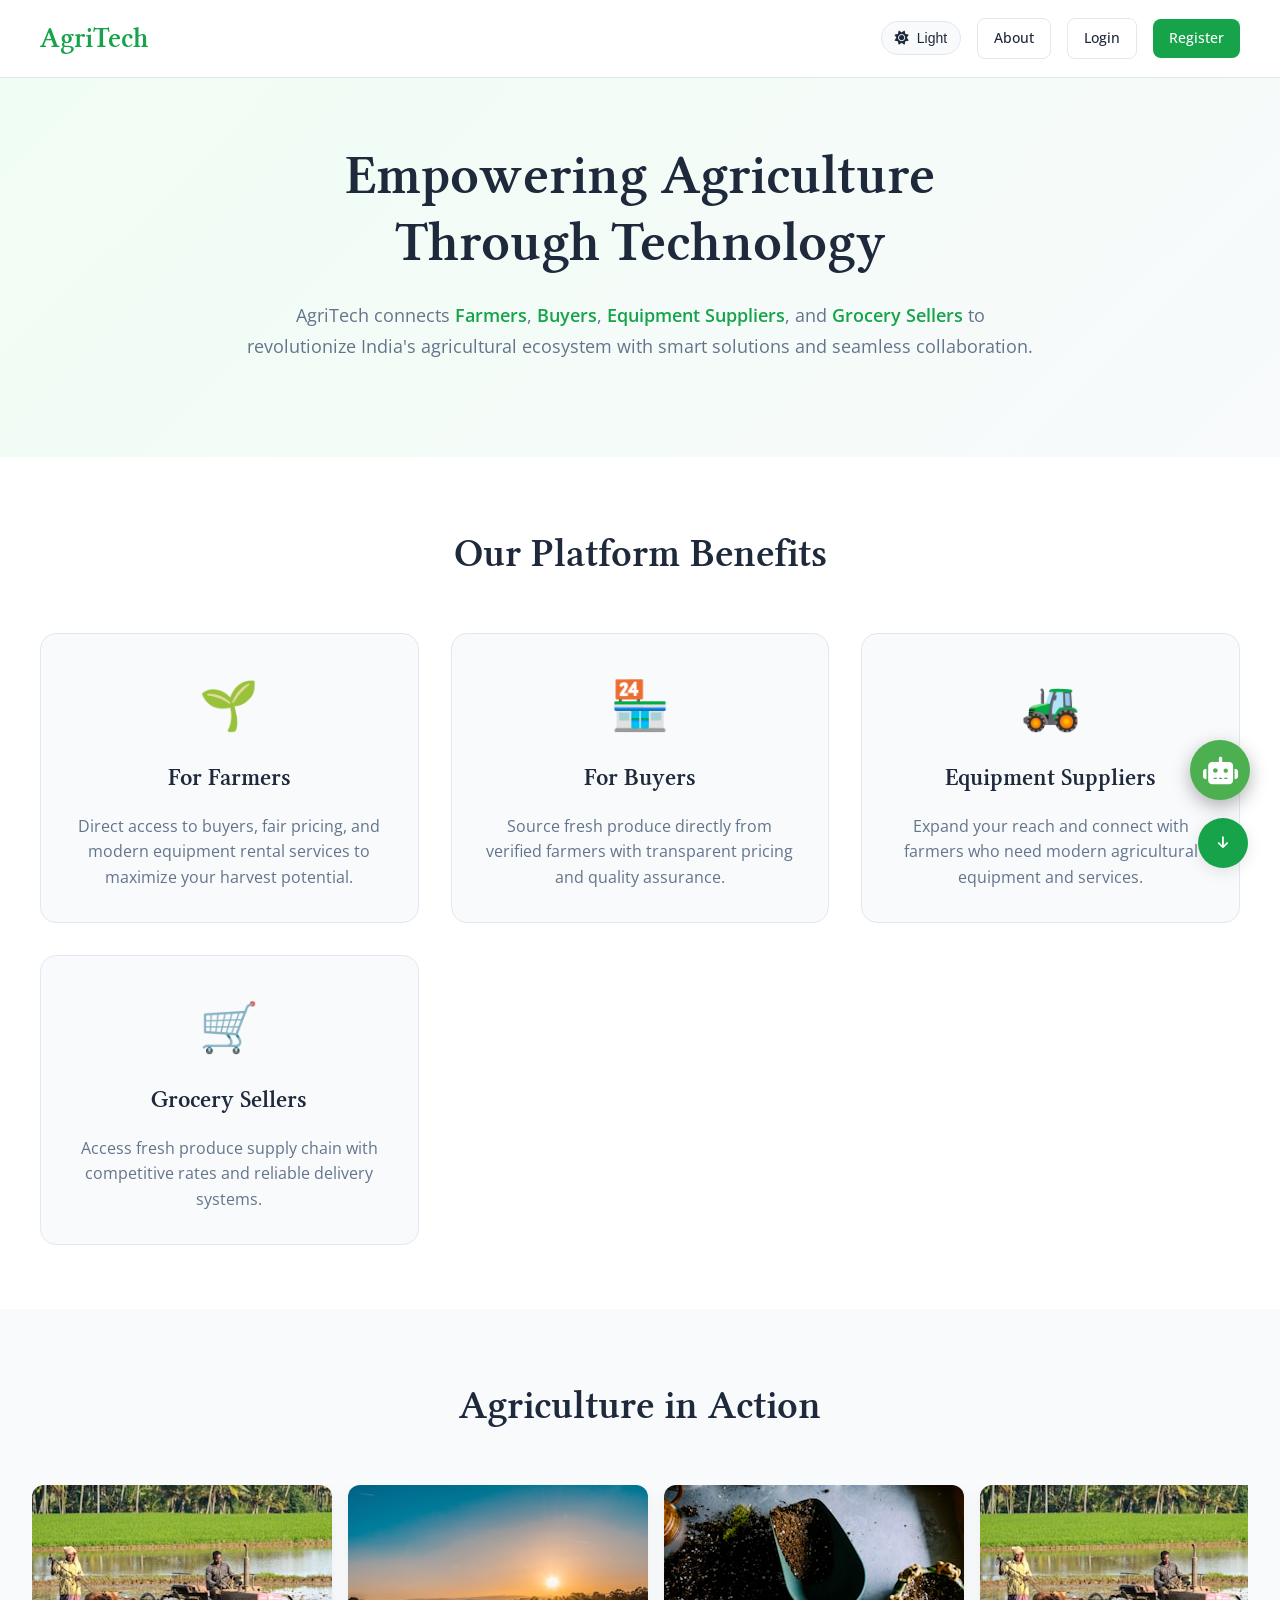
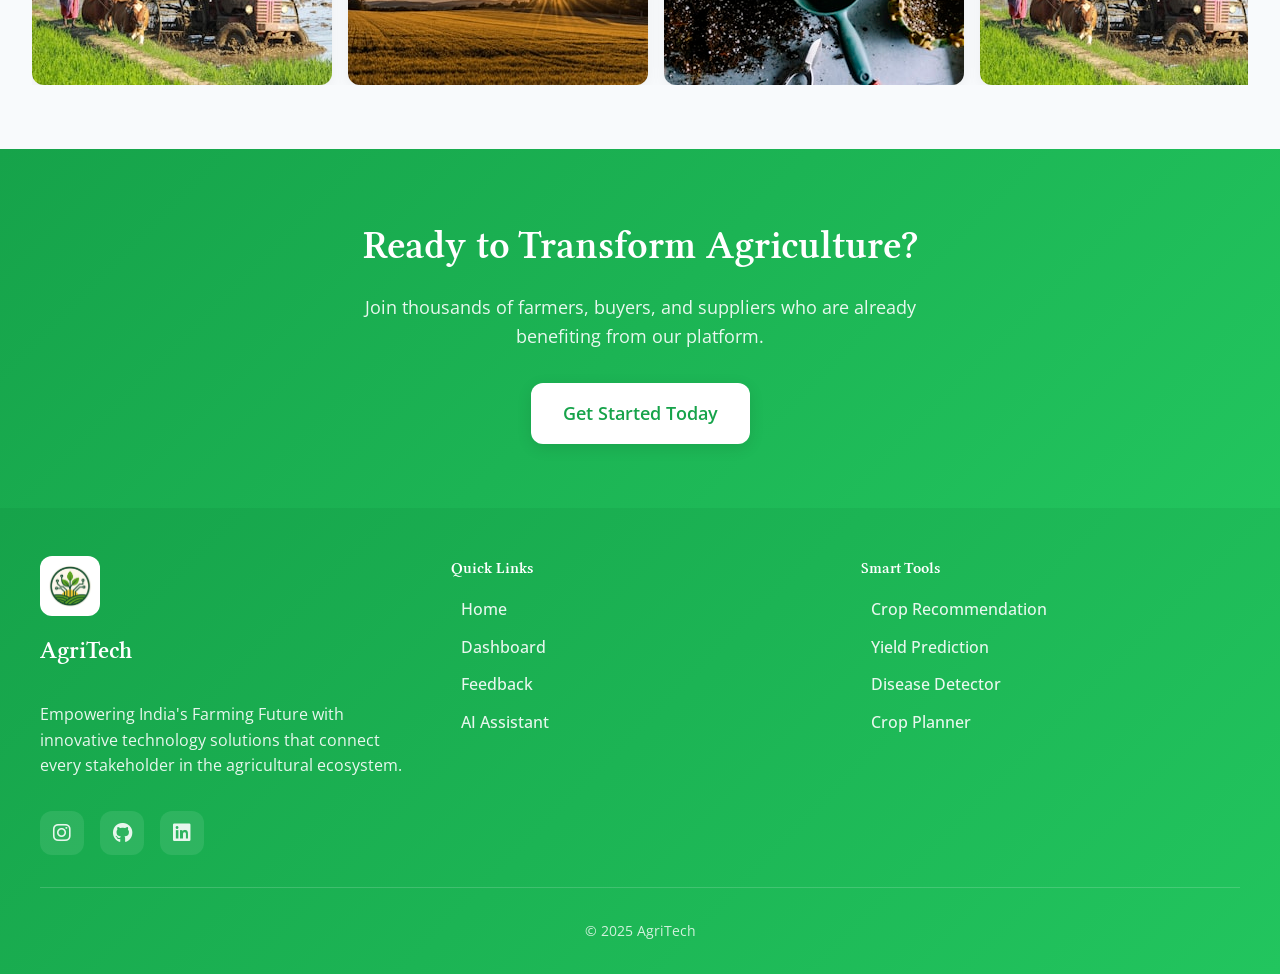
<file: index.html>
<!DOCTYPE html>
<html lang="en">

<head>
  <meta charset="UTF-8" />
  <meta name="viewport" content="width=device-width, initial-scale=1.0, maximum-scale=5.0, user-scalable=yes" />
  <meta name="description"
    content="AgriTech - Empowering Agriculture Through Technology. Connect farmers, buyers, and suppliers in India's agricultural ecosystem." />
  <title>AgriTech - Revolutionizing Agriculture with Technology</title>
  <link rel="stylesheet" href="https://cdnjs.cloudflare.com/ajax/libs/font-awesome/6.5.0/css/all.min.css" />

  <link rel="icon" type="image/png" href="images/logo.png">
  <link rel="preconnect" href="https://fonts.googleapis.com" />
  <link rel="preconnect" href="https://fonts.gstatic.com" crossorigin />
  <link href="https://fonts.googleapis.com/css2?family=Open+Sans:wght@300;400;500;600;700&family=Libertinus+Serif:wght@400;600&display=swap"
    rel="stylesheet" />
  <link href="style.css" rel="stylesheet" />
  
</head>

<body>
  <nav class="navbar">
    <div class="navbar-content">
      <div class="brand">
        <a href="#" class="logo">AgriTech</a>
      </div>
      <div class="nav-buttons">
        <button class="theme-toggle btn" aria-label="Toggle dark/light mode">
          <i class="fas fa-sun sun-icon"></i>
          <i class="fas fa-moon moon-icon"></i>
          <span class="theme-text">Light</span>
        </button>
        <a href="about.html" class="btn btn-secondary">About</a>
        <a href="login.html" class="btn btn-secondary">Login</a>
        <a href="register.html" class="btn btn-primary">Register</a>
      </div>
    </div>
  </nav>

  <section class="hero">
    <div class="hero-content">
      <h2 class="serif">Empowering Agriculture Through Technology</h2>
      <p>
        AgriTech connects <strong>Farmers</strong>, <strong>Buyers</strong>,
        <strong>Equipment Suppliers</strong>, and
        <strong>Grocery Sellers</strong> to revolutionize India's agricultural
        ecosystem with smart solutions and seamless collaboration.
      </p>
    </div>
  </section>

  <section class="features loading">
    <div class="features-container">
      <h2 class="features-title serif">Our Platform Benefits</h2>
      <div class="features-grid">
        <div class="feature-card">
          <div class="feature-icon">🌱</div>
          <h3 class="feature-title serif">For Farmers</h3>
          <p class="feature-description">
            Direct access to buyers, fair pricing, and modern equipment rental
            services to maximize your harvest potential.
          </p>
        </div>
        <div class="feature-card">
          <div class="feature-icon">🏪</div>
          <h3 class="feature-title serif">For Buyers</h3>
          <p class="feature-description">
            Source fresh produce directly from verified farmers with
            transparent pricing and quality assurance.
          </p>
        </div>
        <div class="feature-card">
          <div class="feature-icon">🚜</div>
          <h3 class="feature-title serif">Equipment Suppliers</h3>
          <p class="feature-description">
            Expand your reach and connect with farmers who need modern
            agricultural equipment and services.
          </p>
        </div>
        <div class="feature-card">
          <div class="feature-icon">🛒</div>
          <h3 class="feature-title serif">Grocery Sellers</h3>
          <p class="feature-description">
            Access fresh produce supply chain with competitive rates and
            reliable delivery systems.
          </p>
        </div>
      </div>
    </div>
  </section>

  <section class="carousel" aria-label="Featured agricultural images">
    <h2 class="carousel-title serif">Agriculture in Action</h2>
    <div class="slider">
      <div class="slide-track">
        <!-- Original 6 images -->
        <img src="images/AgriActImg1.jpeg" alt="Farmers working in a lush green field" />
        <img src="images/AgriActImg2.jpeg" alt="Harvested crops ready for market" />
        <img src="images/AgriActImg3.jpeg" alt="Modern agricultural equipment in use" />
        <img src="images/AgriActImg1.jpeg" alt="Farmers working in a lush green field" />
        <img src="images/AgriActImg2.jpeg" alt="Harvested crops ready for market" />
        <img src="images/AgriActImg3.jpeg" alt="Modern agricultural equipment in use" />
        <!-- Duplicate the same 6 images again -->
        <img src="images/AgriActImg1.jpeg" alt="Farmers working in a lush green field" />
        <img src="images/AgriActImg2.jpeg" alt="Harvested crops ready for market" />
        <img src="images/AgriActImg3.jpeg" alt="Modern agricultural equipment in use" />
        <img src="images/AgriActImg1.jpeg" alt="Farmers working in a lush green field" />
        <img src="images/AgriActImg2.jpeg" alt="Harvested crops ready for market" />
        <img src="images/AgriActImg3.jpeg" alt="Modern agricultural equipment in use" />
      </div>
    </div>
  </section>

  <section class="cta">
    <div class="cta-content">
      <h3 class="serif">Ready to Transform Agriculture?</h3>
      <p>
        Join thousands of farmers, buyers, and suppliers who are already
        benefiting from our platform.
      </p>
      <a href="register.html" class="cta-button">Get Started Today</a>
    </div>
  </section>

  <footer class="site-footer">
    <div class="footer-inner">
      <div class="footer-brand">
        <img src="images/logo.png" alt="AgriTech logo" class="footer-logo">
        <h3 class="serif">AgriTech</h3>
        <p>Empowering India's Farming Future with innovative technology solutions that connect every stakeholder in the agricultural ecosystem.</p>
        <div class="social-media">
          <a href="https://instagram.com" target="_blank" aria-label="Follow us on Instagram">
            <i class="fab fa-instagram"></i>
          </a>
          <a href="https://github.com/Shrutu1010/" target="_blank" aria-label="View our GitHub repositories">
            <i class="fab fa-github"></i>
          </a>
          <a href="https://www.linkedin.com/in/shruti-shingare-785451279" target="_blank" aria-label="Connect with us on LinkedIn">
            <i class="fab fa-linkedin"></i>
          </a>
        </div>
      </div>
      <div class="footer-links">
        <h4 class="serif">Quick Links</h4>
        <ul>
          <li><a href="index.html">Home</a></li>
          <li><a href="login.html" title="login first">Dashboard</a></li>
          <li><a href="feed-back.html">Feedback</a></li>
          <li><a href="chat.html">AI Assistant</a></li>
        </ul>
      </div>
      <div class="footer-links">
        <h4 class="serif">Smart Tools</h4>
        <ul>
          <li><a href="Crop Recommendation/templates/index.html">Crop Recommendation</a></li>
          <li><a href="Crop Yield Prediction/crop_yield_app/templates/index.html">Yield Prediction</a></li>
          <li><a href="Disease prediction/template/index.html">Disease Detector</a></li>
          <li><a href="Crop_Planning/templates/cropplan.html">Crop Planner</a></li>
        </ul>
      </div>
    </div>
    <div class="footer-bottom">© 2025 AgriTech </div>
  </footer>

  
<!-- Floating Chatbot Button -->
<a href="chat.html" id="chatbotBtn" title="Chat with us" aria-label="AI Assistant">
  <i class="fas fa-robot"></i>
</a>
 
<!-- Scroll Button -->
<button class="scroll-btn" id="scrollBtn" title="Scroll">
  <i class="fas fa-arrow-down" id="scrollIcon"></i>
</button>

<script>
  const scrollBtn = document.getElementById("scrollBtn");
  const scrollIcon = document.getElementById("scrollIcon");

  window.addEventListener("scroll", () => {
    // If near top, show "scroll down" button
    if (window.scrollY < 300) {
      scrollBtn.classList.add("visible");
      scrollIcon.classList.replace("fa-arrow-up", "fa-arrow-down");
    } 
    // If scrolled down, show "scroll up" button
    else {
      scrollBtn.classList.add("visible");
      scrollIcon.classList.replace("fa-arrow-down", "fa-arrow-up");
    }
  });

  scrollBtn.addEventListener("click", () => {
    if (scrollIcon.classList.contains("fa-arrow-down")) {
      // Scroll to bottom
      window.scrollTo({
        top: document.body.scrollHeight,
        behavior: "smooth",
      });
    } else {
      // Scroll to top
      window.scrollTo({
        top: 0,
        behavior: "smooth",
      });
    }
  });
</script>


  <script>
    // Theme toggle functionality
    const themeToggle = document.querySelector('.theme-toggle');
    const themeText = document.querySelector('.theme-text');

    // Check for saved theme preference
    const currentTheme = localStorage.getItem('theme') || 'light';
    document.documentElement.setAttribute('data-theme', currentTheme);
    themeText.textContent = currentTheme === 'dark' ? 'Dark' : 'Light';

    themeToggle.addEventListener('click', () => {
      const currentTheme = document.documentElement.getAttribute('data-theme');
      const newTheme = currentTheme === 'dark' ? 'light' : 'dark';
      
      document.documentElement.setAttribute('data-theme', newTheme);
      localStorage.setItem('theme', newTheme);
      themeText.textContent = newTheme === 'dark' ? 'Dark' : 'Light';
    });


    // Intersection Observer for animations
    const observerOptions = {
      threshold: 0.1,
      rootMargin: "0px 0px -50px 0px",
    };

    const observer = new IntersectionObserver((entries) => {
      entries.forEach((entry) => {
        if (entry.isIntersecting) {
          entry.target.style.animationPlayState = "running";
        }
      });
    }, observerOptions);

    document.querySelectorAll("section").forEach((section) => {
      observer.observe(section);
    });

    window.addEventListener("load", () => {
      document.body.style.opacity = "1";
    });
  </script>
</body>

</html>
</file>
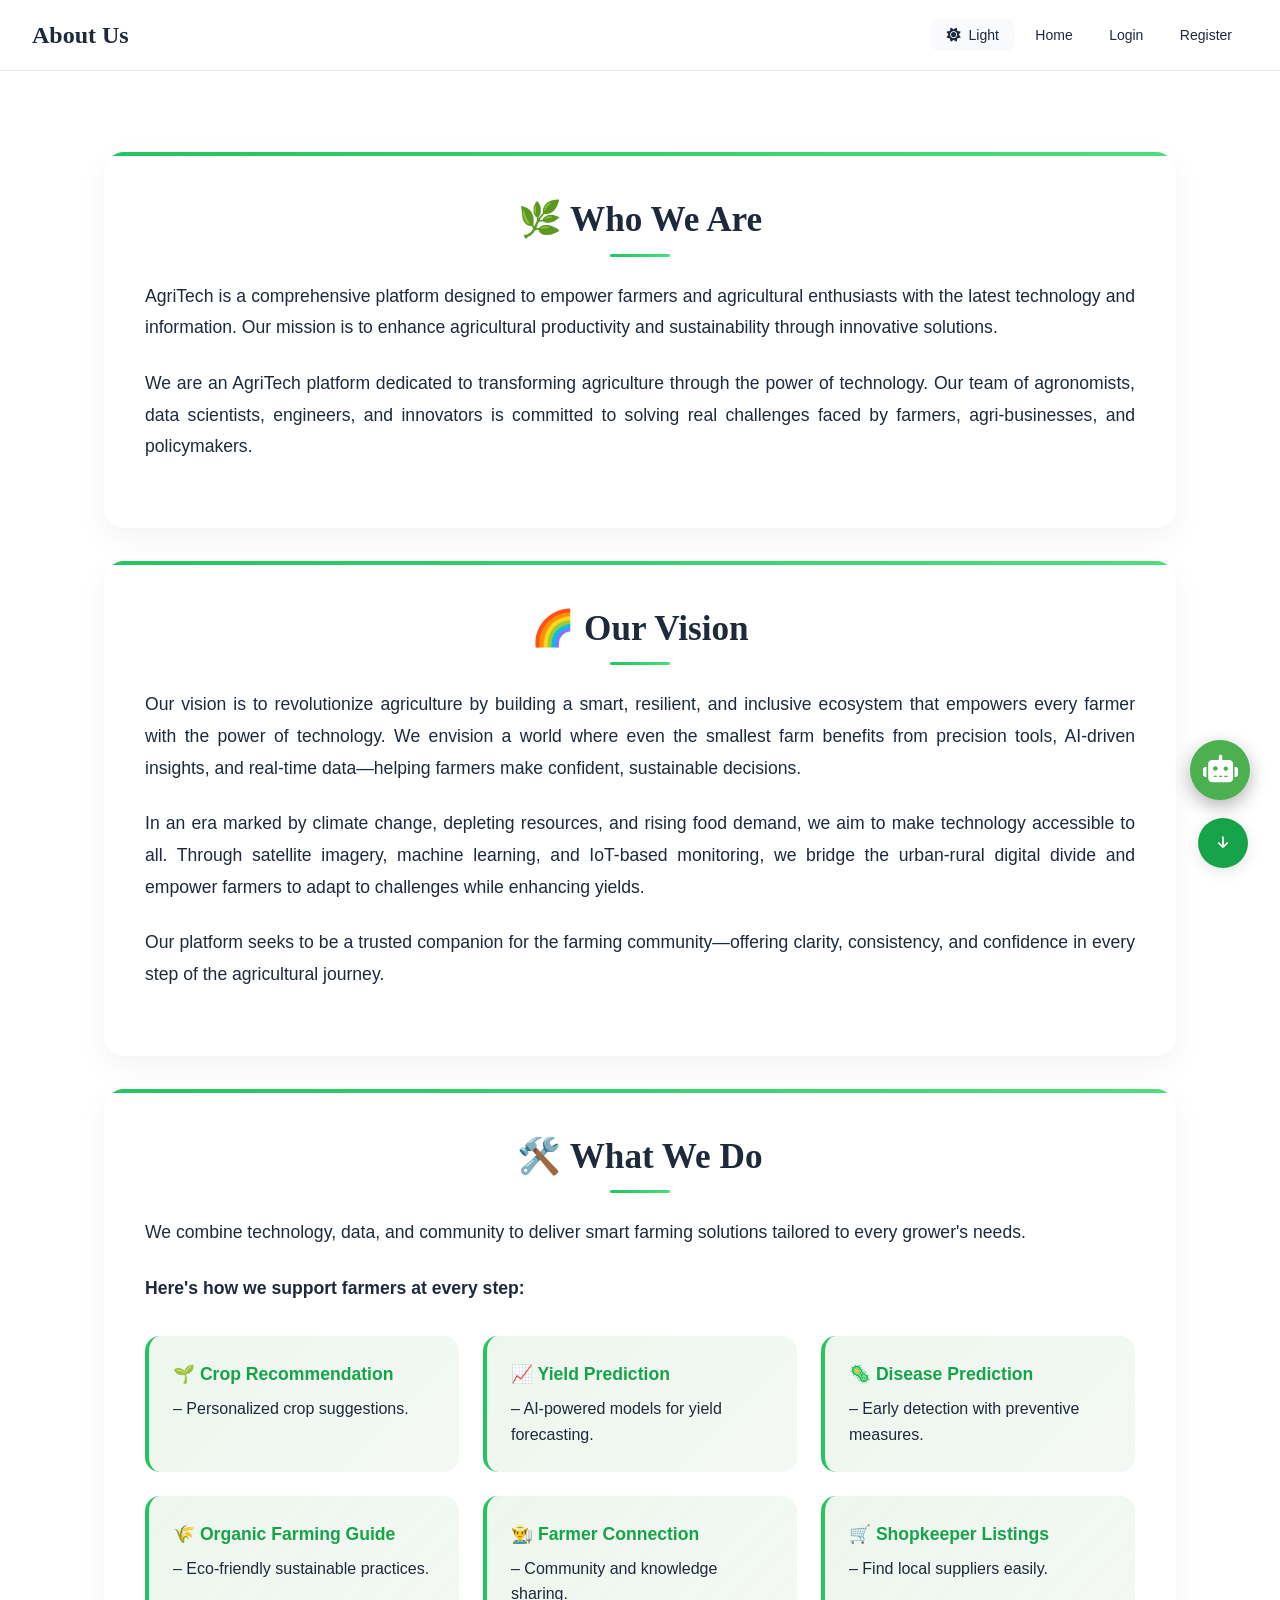
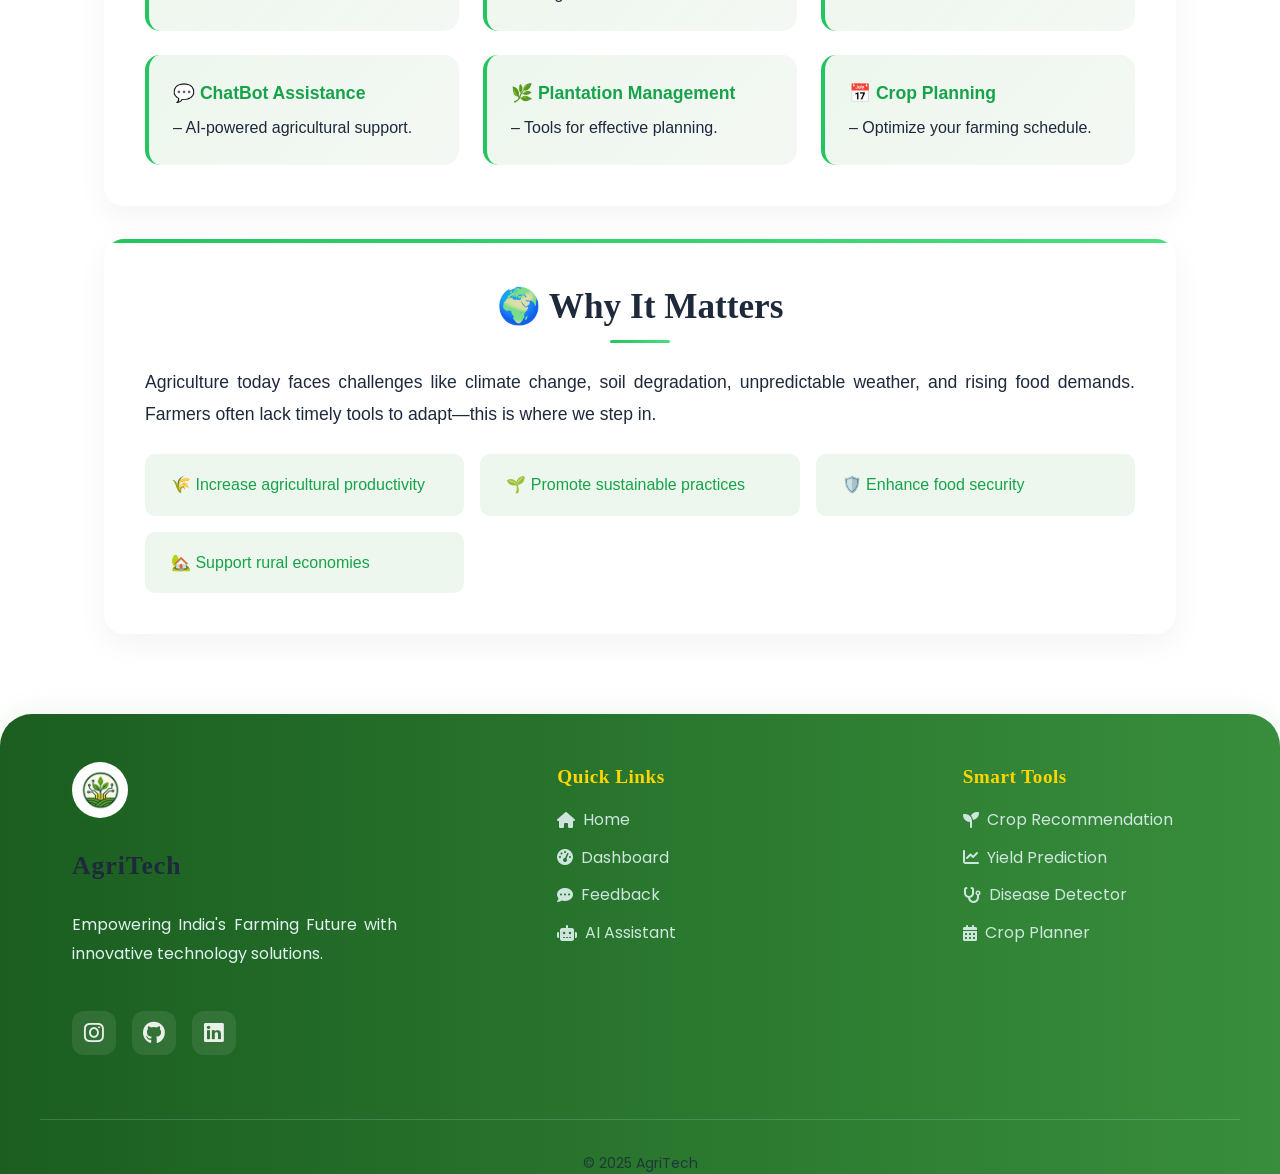
<file: about.html>
<!DOCTYPE html>
<html lang="en">

<head>
  <meta charset="UTF-8" />
  <meta name="viewport" content="width=device-width, initial-scale=1.0" />
  <title>About Us - AgriTech</title>

  <!-- SEO Meta Tags -->
  <meta name="description"
    content="AgriTech is a smart farming platform empowering farmers with AI-powered crop recommendation, yield prediction, and sustainable agricultural practices." />
  <meta name="keywords" content="AgriTech, smart farming, AI agriculture, crop recommendation, yield prediction" />
  <meta name="author" content="AgriTech Team" />

  <!-- Open Graph (for sharing) -->
  <meta property="og:title" content="About Us - AgriTech" />
  <meta property="og:description"
    content="Empowering India's farming future with innovative AI-powered agricultural solutions." />
  <meta property="og:image" content="images/logo.png" />
  <meta property="og:type" content="website" />

  <!-- Favicon -->
  <link rel="icon" type="image/png" href="images/logo.png">

  <!-- Fonts & Icons -->
  <link rel="stylesheet" href="https://cdnjs.cloudflare.com/ajax/libs/font-awesome/6.5.0/css/all.min.css" />
  <link rel="preconnect" href="https://fonts.googleapis.com" />
  <link rel="preconnect" href="https://fonts.gstatic.com" crossorigin />
  <link
    href="https://fonts.googleapis.com/css2?family=Poppins:wght@300;400;500;600;700&display=swap"
    rel="stylesheet" />

  <!-- Stylesheets -->
  <link rel="stylesheet" href="about.css" />
  <link rel="stylesheet" href="theme.css" />
</head>

<body>
  <!-- Navigation bar -->
  <nav class="navbar" aria-label="Main Navigation">
    <div class="heading">
      <h1>About Us</h1>
    </div>
    <div class="nav-buttons">
      <button class="theme-toggle btn" aria-label="Toggle dark/light mode">
        <i class="fas fa-sun sun-icon"></i>
        <i class="fas fa-moon moon-icon"></i>
        <span class="theme-text">Light</span>
      </button>
      <a href="index.html" class="btn">Home</a>
      <a href="login.html" class="btn">Login</a>
      <a href="register.html" class="btn">Register</a>
    </div>
  </nav>

  <!-- Main content -->
  <main>
    <!-- Who We Are -->
    <section class="about-section" id="who-we-are">
      <h2>🌿 Who We Are</h2>
      <p>
        AgriTech is a comprehensive platform designed to empower farmers and
        agricultural enthusiasts with the latest technology and information.
        Our mission is to enhance agricultural productivity and sustainability
        through innovative solutions.
      </p>
      <p>
        We are an AgriTech platform dedicated to transforming agriculture
        through the power of technology. Our team of agronomists, data
        scientists, engineers, and innovators is committed to solving real
        challenges faced by farmers, agri-businesses, and policymakers.
      </p>
    </section>

    <!-- Vision -->
    <section class="vision-section" id="vision">
      <h2>🌈 Our Vision</h2>
      <p>
        Our vision is to revolutionize agriculture by building a smart,
        resilient, and inclusive ecosystem that empowers every farmer with the
        power of technology. We envision a world where even the smallest farm
        benefits from precision tools, AI-driven insights, and real-time
        data—helping farmers make confident, sustainable decisions.
      </p>
      <p>
        In an era marked by climate change, depleting resources, and
        rising food demand, we aim to make technology accessible to all.
        Through satellite imagery, machine learning, and IoT-based monitoring,
        we bridge the urban-rural digital divide and empower farmers to adapt
        to challenges while enhancing yields.
      </p>
      <p>
        Our platform seeks to be a trusted companion for the farming
        community—offering clarity, consistency, and confidence in every step
        of the agricultural journey.
      </p>
    </section>

    <!-- What We Do -->
    <section class="what-we-do-section" id="what-we-do">
      <h2>🛠️ What We Do</h2>
      <p>
        We combine technology, data, and community to deliver
        smart farming solutions tailored to every grower's needs.
      </p>
      <p><strong>Here's how we support farmers at every step:</strong></p>

      <ul class="services-list">
        <li><strong>🌱 Crop Recommendation</strong> – Personalized crop suggestions.</li>
        <li><strong>📈 Yield Prediction</strong> – AI-powered models for yield forecasting.</li>
        <li><strong>🦠 Disease Prediction</strong> – Early detection with preventive measures.</li>
        <li><strong>🌾 Organic Farming Guide</strong> – Eco-friendly sustainable practices.</li>
        <li><strong>👨‍🌾 Farmer Connection</strong> – Community and knowledge sharing.</li>
        <li><strong>🛒 Shopkeeper Listings</strong> – Find local suppliers easily.</li>
        <li><strong>💬 ChatBot Assistance</strong> – AI-powered agricultural support.</li>
        <li><strong>🌿 Plantation Management</strong> – Tools for effective planning.</li>
        <li><strong>📅 Crop Planning</strong> – Optimize your farming schedule.</li>
      </ul>
    </section>

    <!-- Why It Matters -->
    <section class="why-it-matters-section" id="why-it-matters">
      <h2>🌍 Why It Matters</h2>
      <p>
        Agriculture today faces challenges like climate change, soil degradation, unpredictable weather,
        and rising food demands. Farmers often lack timely tools to adapt—this is where we step in.
      </p>
      <ul>
        <li>🌾 Increase agricultural productivity</li>
        <li>🌱 Promote sustainable practices</li>
        <li>🛡️ Enhance food security</li>
        <li>🏡 Support rural economies</li>
      </ul>
    </section>
  </main>

  <!-- Footer -->
  <footer class="site-footer enhanced-footer">
    <div class="footer-grid">
      <div class="footer-brand">
        <img src="images/logo.png" alt="AgriTech logo" class="footer-logo">
        <h3 class="serif">AgriTech</h3>
        <p>
          Empowering India's Farming Future with innovative technology solutions.
        </p>
        <div class="social-media">
          <a href="https://instagram.com" target="_blank" aria-label="Instagram"><i class="fab fa-instagram"></i></a>
          <a href="https://github.com/omroy07" target="_blank" aria-label="GitHub"><i class="fab fa-github"></i></a>
          <a href="https://www.linkedin.com/in/om-roy-3b809628a/" target="_blank" aria-label="LinkedIn"><i class="fab fa-linkedin"></i></a>
        </div>
      </div>
      <div class="footer-divider"></div>
      <div class="footer-links">
        <h4 class="serif">Quick Links</h4>
        <ul>
          <li><a href="index.html"><i class="fas fa-home"></i> Home</a></li>
          <li><a href="main.html"><i class="fas fa-tachometer-alt"></i> Dashboard</a></li>
          <li><a href="feed-back.html"><i class="fas fa-comment-dots"></i> Feedback</a></li>
          <li><a href="chat.html"><i class="fas fa-robot"></i> AI Assistant</a></li>
        </ul>
      </div>
      <div class="footer-links">
        <h4 class="serif">Smart Tools</h4>
        <ul>
          <li><a href="Crop Recommendation/templates/index.html"><i class="fas fa-seedling"></i> Crop Recommendation</a></li>
          <li><a href="Crop Yield Prediction/crop_yield_app/templates/index.html"><i class="fas fa-chart-line"></i> Yield Prediction</a></li>
          <li><a href="Disease prediction/template/index.html"><i class="fas fa-stethoscope"></i> Disease Detector</a></li>
          <li><a href="Crop_Planning/templates/cropplan.html"><i class="fas fa-calendar-alt"></i> Crop Planner</a></li>
        </ul>
      </div>
    </div>
    <div class="footer-bottom">© 2025 AgriTech</div>
  </footer>

  <!-- Scroll to Top -->
  <div class="scroll-to-top" id="scrollToTop" title="Back to top" aria-label="Scroll to top">
    <i class="fas fa-arrow-up"></i>
  </div>

  <!-- Scripts -->
  <script>
    const scrollToTopBtn = document.getElementById("scrollToTop");
    window.addEventListener("scroll", () => {
      scrollToTopBtn.classList.toggle("visible", window.scrollY > 300);
    });
    scrollToTopBtn.addEventListener("click", () => {
      window.scrollTo({ top: 0, behavior: "smooth" });
    });
  </script>
  <script src="theme.js"></script>
  <!-- Floating Chatbot Button -->
<a href="chat.html" id="chatbotBtn" title="Chat with us" aria-label="AI Assistant">
  <i class="fas fa-robot"></i>
</a>
</body>

</html>
<!-- Scroll Button -->
<button class="scroll-btn" id="scrollBtn" title="Scroll">
  <i class="fas fa-arrow-down" id="scrollIcon"></i>
</button>

<script>
  const scrollBtn = document.getElementById("scrollBtn");
  const scrollIcon = document.getElementById("scrollIcon");

  window.addEventListener("scroll", () => {
    // If near top, show "scroll down" button
    if (window.scrollY < 300) {
      scrollBtn.classList.add("visible");
      scrollIcon.classList.replace("fa-arrow-up", "fa-arrow-down");
    } 
    // If scrolled down, show "scroll up" button
    else {
      scrollBtn.classList.add("visible");
      scrollIcon.classList.replace("fa-arrow-down", "fa-arrow-up");
    }
  });

  scrollBtn.addEventListener("click", () => {
    if (scrollIcon.classList.contains("fa-arrow-down")) {
      // Scroll to bottom
      window.scrollTo({
        top: document.body.scrollHeight,
        behavior: "smooth",
      });
    } else {
      // Scroll to top
      window.scrollTo({
        top: 0,
        behavior: "smooth",
      });
    }
  });
</script>
</file>
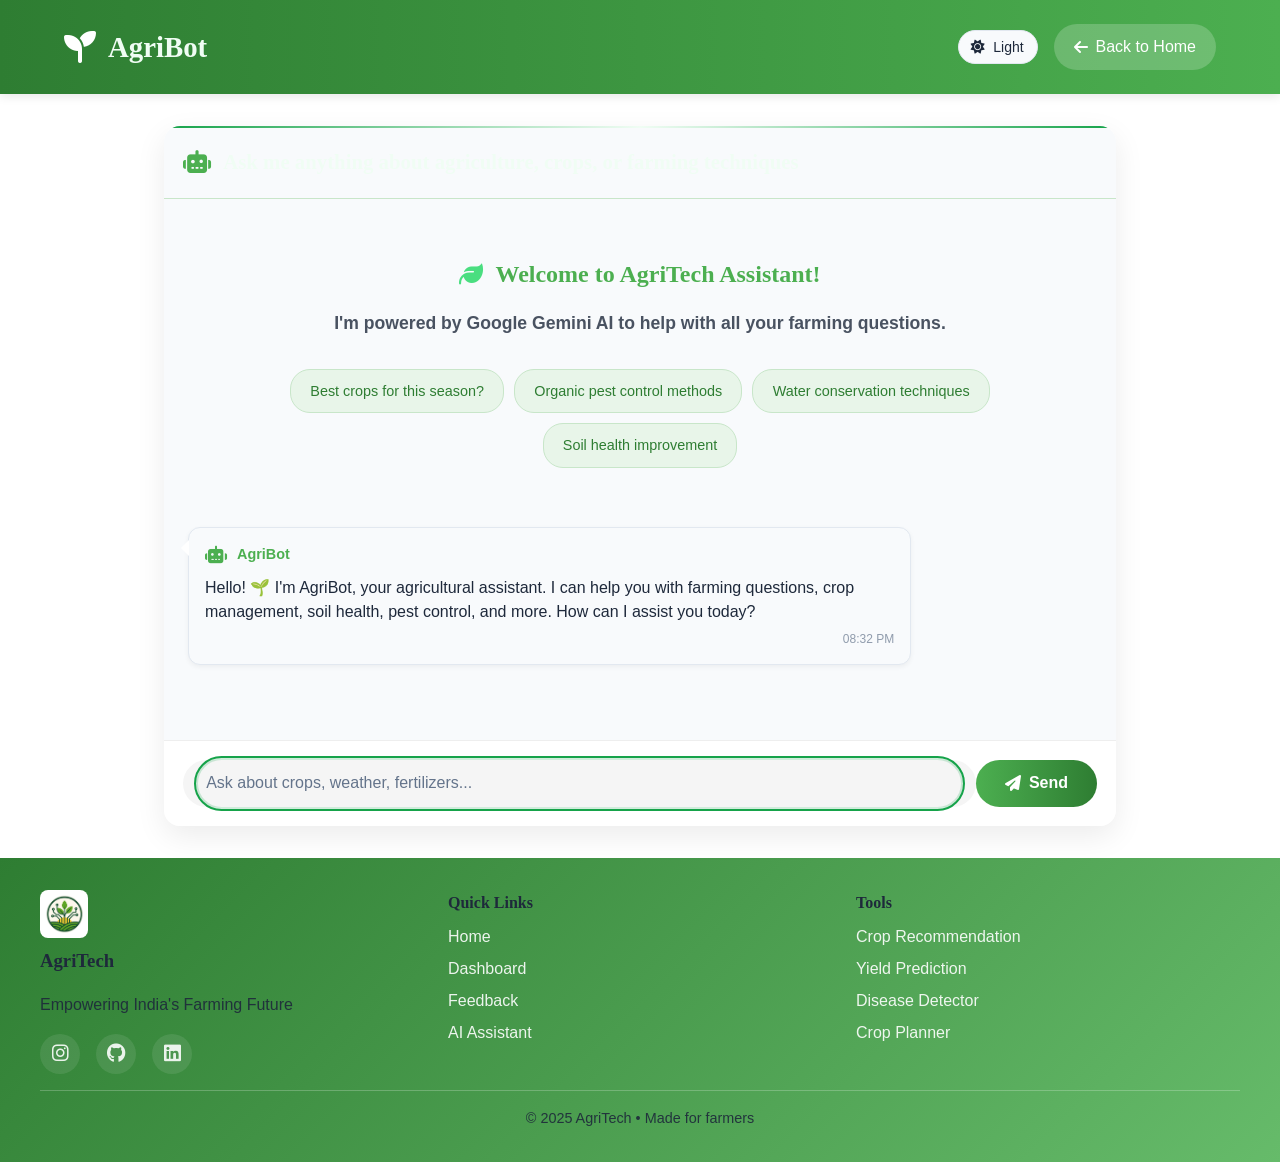
<file: chat.html>
<!DOCTYPE html>
<html lang="en">
  <head>
    <link rel="icon" type="image/png" href="images/logo.png">
    <meta charset="UTF-8" />
    <meta name="viewport" content="width=device-width, initial-scale=1.0" />
    <meta
      http-equiv="Content-Security-Policy"
      content="default-src 'self'; script-src 'self' 'unsafe-inline' https://generativelanguage.googleapis.com; style-src 'self' 'unsafe-inline' https://cdnjs.cloudflare.com; font-src 'self' https://cdnjs.cloudflare.com; img-src 'self' data: https:; connect-src 'self' https://generativelanguage.googleapis.com;"
    />
    <title>AgriTech Assistant - Smart Farming Solutions</title>
    <link
      rel="stylesheet"
      href="https://cdnjs.cloudflare.com/ajax/libs/font-awesome/6.4.0/css/all.min.css"
    />
    <link rel="icon" type="image/png" href="images/logo.png" />
    <link rel="stylesheet" href="chat.css" />
    <link rel="stylesheet" href="theme.css" />
    <style>
      /* Added styles for light green color on specified text */

      .chat-header h2 {
        color: var(--light-green); /* Light green */
      }

      .logo h1 {
        color: var(--light-green); /* Light green for AgriBot */
      }
    </style>
  </head>
  <body>
    <header>
      <div class="header-content">
        <div class="logo">
          <i class="fas fa-seedling"></i>
          <h1>AgriBot</h1>
        </div>
        <div style="display: flex; gap: 1rem; align-items: center;">
          <button class="theme-toggle" aria-label="Toggle dark/light mode">
            <i class="fas fa-sun sun-icon"></i>
            <i class="fas fa-moon moon-icon"></i>
            <span class="theme-text">Light</span>
          </button>
          <a href="/main.html" class="nav-back">
            <i class="fas fa-arrow-left"></i> Back to Home
          </a>
        </div>
      </div>
    </header>

    <main>
      <div id="chat-container">
        <div class="chat-header">
          <i class="fas fa-robot"></i>
          <h2>Ask me anything about agriculture, crops, or farming techniques</h2>
        </div>

        <div id="chat-window">
          <div class="welcome-message">
            <h3><i class="fas fa-leaf"></i> Welcome to AgriTech Assistant!</h3>
            <p>
              I'm powered by Google Gemini AI to help with all your farming
              questions.
            </p>

            <div class="suggestions">
              <div class="suggestion">Best crops for this season?</div>
              <div class="suggestion">Organic pest control methods</div>
              <div class="suggestion">Water conservation techniques</div>
              <div class="suggestion">Soil health improvement</div>
            </div>
          </div>
        </div>

        <form id="chat-form">
          <div class="input-container">
            <input
              type="text"
              id="chat-input"
              placeholder="Ask about crops, weather, fertilizers..."
              aria-label="Chat input"
              autofocus
              required
            />
          </div>
          <button type="submit" id="send-button">
            <i class="fas fa-paper-plane"></i> Send
          </button>
        </form>
      </div>
    </main>
    <script src="chat.js"></script>
    <script src="theme.js"></script>
    <style>
      .site-footer {
        background: linear-gradient(135deg, #2e7d32, #66bb6a);
        color: #fff;
        margin-top: auto;
        padding: 2rem 1.25rem;
      }
      .site-footer .footer-inner {
        max-width: 1200px;
        margin: 0 auto;
        display: grid;
        grid-template-columns: repeat(auto-fit, minmax(220px, 1fr));
        gap: 1.5rem;
        align-items: flex-start;
      }
      .footer-brand {
        display: flex;
        flex-direction: column;
        gap: 0.5rem;
      }
      .footer-logo {
        width: 48px;
        height: 48px;
        border-radius: 8px;
        object-fit: cover;
        background: #fff;
        padding: 4px;
      }
      .site-footer h3,
      .site-footer h4 {
        margin: 0 0 0.5rem 0;
      }
      .site-footer p {
        margin: 0;
        opacity: 0.9;
      }
      .site-footer ul {
        list-style: none;
        padding: 0;
        margin: 0;
        display: flex;
        flex-direction: column;
        gap: 0.4rem;
      }
      .site-footer a {
        color: #fff;
        text-decoration: none;
        opacity: 0.9;
        transition: opacity 0.2s;
      }
      .site-footer a:hover {
        opacity: 1;
        text-decoration: underline;
      }
      .footer-bottom {
        max-width: 1200px;
        margin: 1rem auto 0;
        padding-top: 1rem;
        border-top: 1px solid rgba(255, 255, 255, 0.25);
        text-align: center;
        font-size: 0.9rem;
        opacity: 0.9;
      }
      .social-media {
        display: flex;
        gap: 1rem;
        margin-top: 0.5rem;
      }
      .social-media a {
        display: flex;
        align-items: center;
        justify-content: center;
        width: 40px;
        height: 40px;
        background: rgba(255, 255, 255, 0.1);
        border-radius: 50%;
        transition: all 0.3s ease;
        font-size: 1.2rem;
      }
      .social-media a:hover {
        background: rgba(255, 255, 255, 0.2);
        transform: translateY(-2px);
      }
    </style>
    <footer class="site-footer">
      <div class="footer-inner">
        <div class="footer-brand">
          <img src="images/logo.png" alt="AgriTech logo" class="footer-logo" />
          <h3>AgriTech</h3>
          <p>Empowering India's Farming Future</p>
          <div class="social-media">
            <a
              href="https://instagram.com"
              target="_blank"
              rel="noopener noreferrer"
              aria-label="Follow us on Instagram"
              ><i class="fab fa-instagram"></i
            ></a>
            <a
              href="https://github.com/omroy07"
              target="_blank"
              rel="noopener noreferrer"
              aria-label="View our GitHub repositories"
              ><i class="fab fa-github"></i
            ></a>
            <a
              href="https://www.linkedin.com/in/om-roy-3b809628a/"
              target="_blank"
              rel="noopener noreferrer"
              aria-label="Connect with us on LinkedIn"
              ><i class="fab fa-linkedin"></i
            ></a>
          </div>
        </div>
        <div class="footer-links">
          <h4>Quick Links</h4>
          <ul>
            <li><a href="index.html">Home</a></li>
            <li><a href="main.html">Dashboard</a></li>
            <li><a href="feed-back.html">Feedback</a></li>
            <li><a href="chat.html">AI Assistant</a></li>
          </ul>
        </div>
        <div class="footer-links">
          <h4>Tools</h4>
          <ul>
            <li>
              <a href="Crop Recommendation/templates/index.html"
                >Crop Recommendation</a
              >
            </li>
            <li>
              <a href="Crop Yield Prediction/crop_yield_app/templates/index.html"
                >Yield Prediction</a
              >
            </li>
            <li>
              <a href="Disease prediction/template/index.html"
                >Disease Detector</a
              >
            </li>
            <li>
              <a href="Crop_Planning/templates/cropplan.html">Crop Planner</a>
            </li>
          </ul>
        </div>
      </div>
      <div class="footer-bottom">© 2025 AgriTech • Made for farmers</div>
    </footer>
  </body>
</html>
</file>
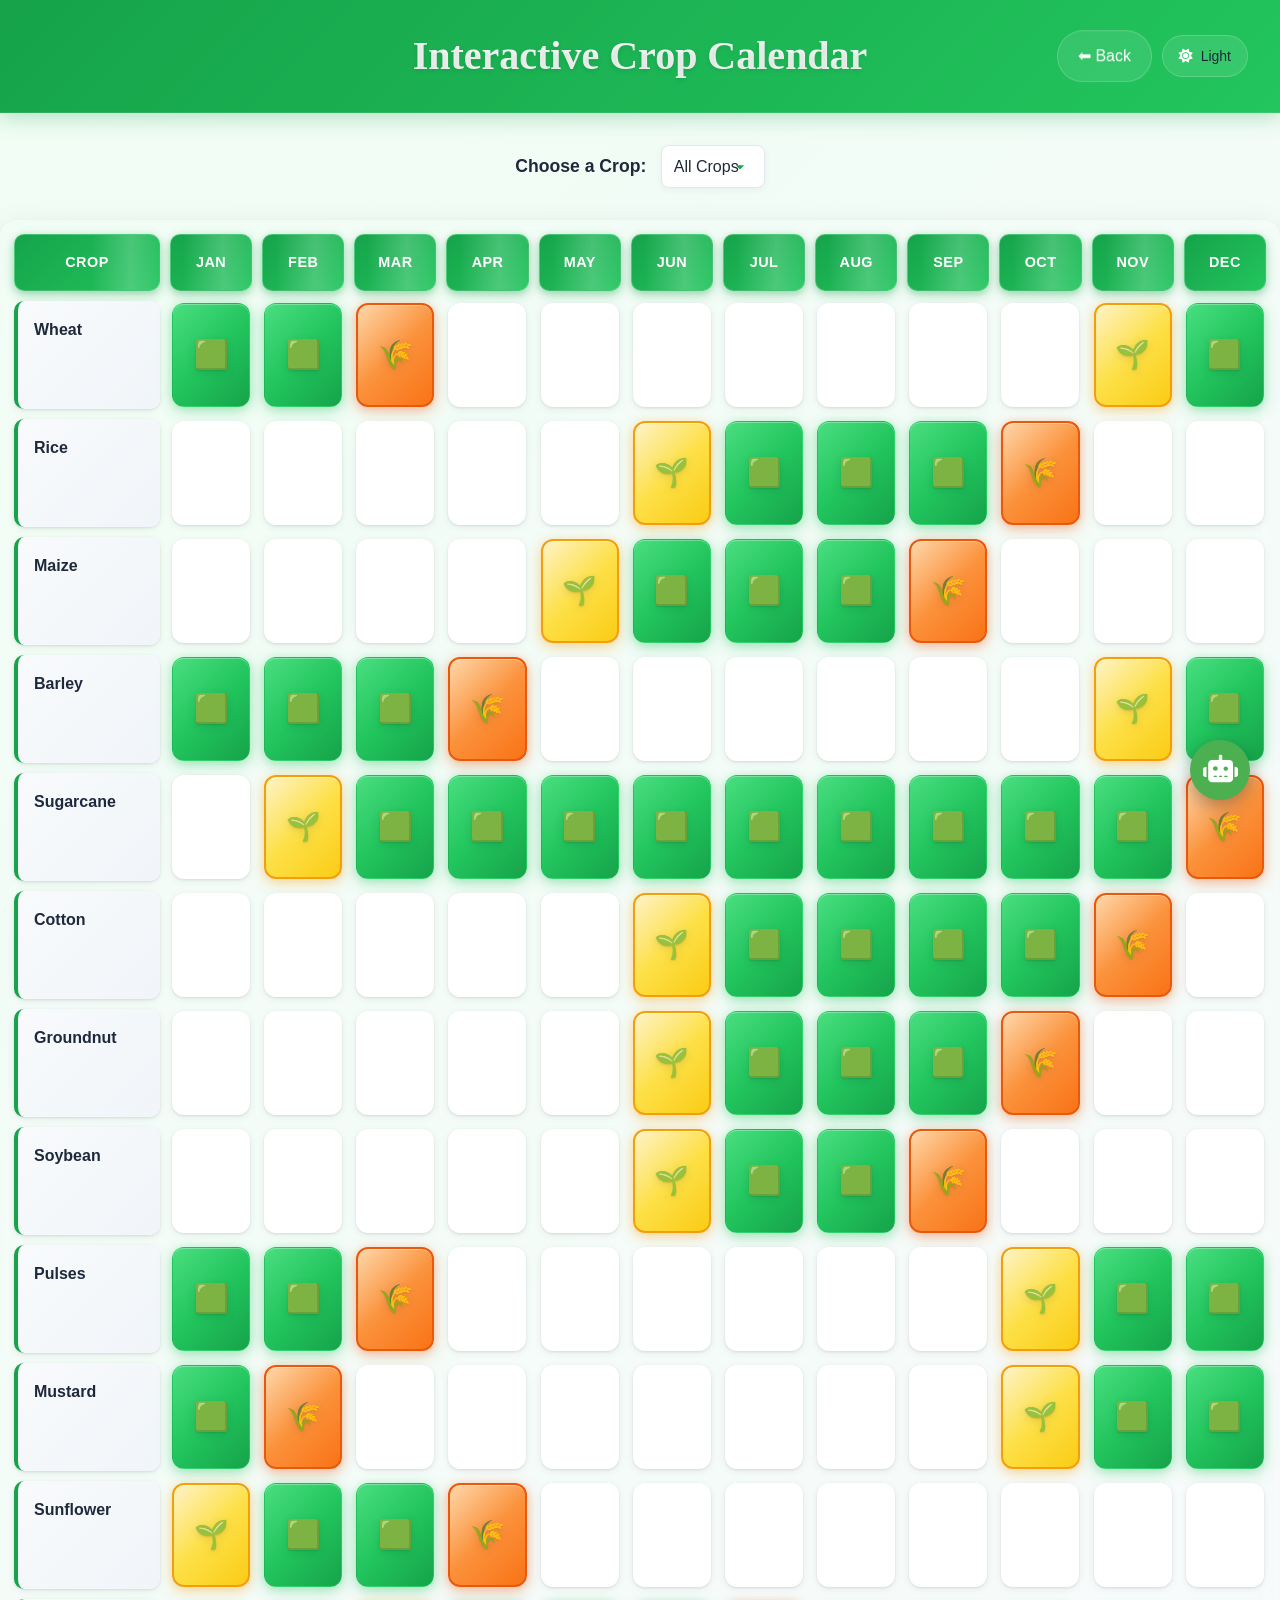
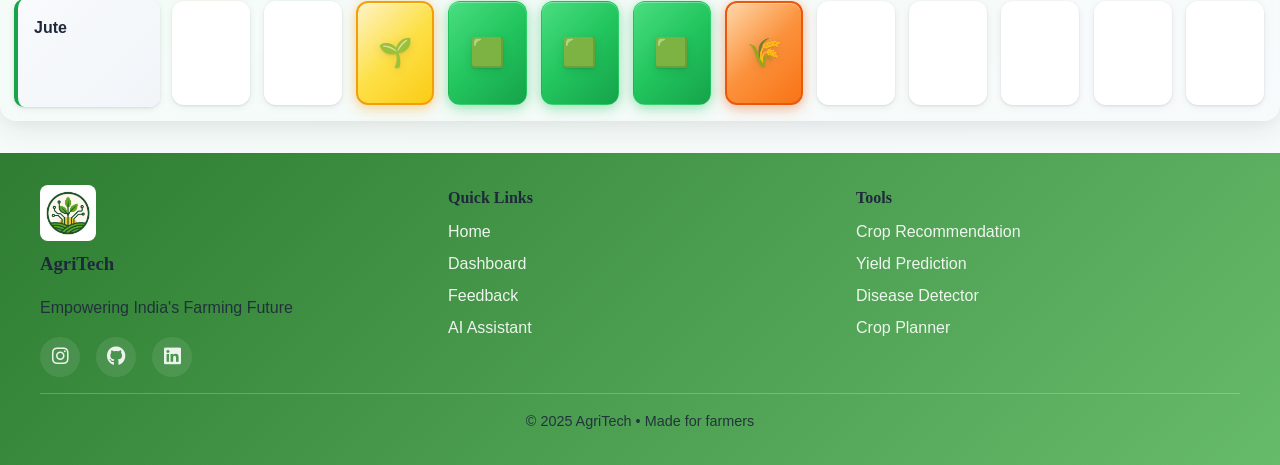
<file: cropCalendar.html>
<!DOCTYPE html>
<html lang="en">
<head>
  <link rel="icon" type="image/png" href="images/logo.png">
    <meta charset="UTF-8">
    <meta name="viewport" content="width=device-width, initial-scale=1.0">
    <title>Document</title>
    <link rel="icon" type="image/png" href="/AgriTech/images/logo.png">
    <link rel="stylesheet" href="cropCalendar.css">
    <link rel="stylesheet" href="theme.css">
    <link
      rel="stylesheet"
      href="https://cdnjs.cloudflare.com/ajax/libs/font-awesome/6.4.0/css/all.min.css"
    />
</head>
<body>


<header>
    <h1>Interactive Crop Calendar</h1>
    <div style="display: flex; gap: 1rem; align-items: center; position: absolute; right: 2rem; top: 50%; transform: translateY(-50%);">
        <button class="theme-toggle" aria-label="Toggle dark/light mode" style="background: rgba(255, 255, 255, 0.1); border: 1px solid rgba(255, 255, 255, 0.2); color: white; padding: 0.75rem 1rem; border-radius: 50px; font-size: 0.875rem; backdrop-filter: blur(10px); transition: all 0.3s ease; z-index: 10;">
            <i class="fas fa-sun sun-icon"></i>
            <i class="fas fa-moon moon-icon"></i>
            <span class="theme-text">Light</span>
        </button>
        
    </div>
    <a href="main.html" class="back-btn" style="z-index: 5;">⬅ Back</a>
</header>

<main>
   <div class="filter-container">
    <label for="cropSelect" style="font-weight:bold; margin-right:10px;">Choose a Crop:</label>
    <select id="cropSelect">
        <option value="all">All Crops</option>
        <option value="Wheat">Wheat</option>
        <option value="Rice">Rice</option>
        <option value="Maize">Maize</option>
        <option value="Barley">Barley</option>
        <option value="Sugarcane">Sugarcane</option>
        <option value="Cotton">Cotton</option>
        <option value="Groundnut">Groundnut</option>
        <option value="Soybean">Soybean</option>
        <option value="Pulses">Pulses</option>
        <option value="Mustard">Mustard</option>
        <option value="Sunflower">Sunflower</option>
        <option value="Jute">Jute</option>
    </select>
</div>

    <div class="calendar" id="calendar"></div>
</main>





    <script src="croCalendar.js"></script>
    <script src="theme.js"></script>
      <style>
    .site-footer {background: linear-gradient(135deg,#2e7d32,#66bb6a); color:#fff; margin-top:auto; padding: 2rem 1.25rem;}
    .site-footer .footer-inner {max-width:1200px;margin:0 auto; display:grid; grid-template-columns: repeat(auto-fit, minmax(220px,1fr)); gap:1.5rem; align-items:flex-start;}
    .footer-brand {display:flex;flex-direction:column;gap:.5rem}
    .footer-logo {width:48px;height:48px;border-radius:8px;object-fit:cover;background:#fff;padding:4px}
    .site-footer h3,.site-footer h4{margin:0 0 .5rem 0}
    .site-footer p {margin:0;opacity:.9}
    .site-footer ul{list-style:none;padding:0;margin:0;display:flex;flex-direction:column;gap:.4rem}
    .site-footer a{color:#fff;text-decoration:none;opacity:.9;transition:opacity .2s}
    .site-footer a:hover{opacity:1;text-decoration:underline}
    .footer-bottom{max-width:1200px;margin:1rem auto 0; padding-top:1rem; border-top:1px solid rgba(255,255,255,.25); text-align:center; font-size:.9rem; opacity:.9}
    .social-media {display:flex;gap:1rem;margin-top:.5rem}
    .social-media a{display:flex;align-items:center;justify-content:center;width:40px;height:40px;background:rgba(255,255,255,.1);border-radius:50%;transition:all .3s ease;font-size:1.2rem}
    .social-media a:hover{background:rgba(255,255,255,.2);transform:translateY(-2px)}
  </style>
    <footer class="site-footer">
      <div class="footer-inner">
        <div class="footer-brand">
          <img src="images/logo.png" alt="AgriTech logo" class="footer-logo">
          <h3>AgriTech</h3>
          <p>Empowering India's Farming Future</p>
          <div class="social-media">
            <a href="https://instagram.com" target="_blank" aria-label="Follow us on Instagram">
              <i class="fab fa-instagram"></i>
            </a>
            <a href="https://github.com/omroy07" target="_blank" aria-label="View our GitHub repositories">
              <i class="fab fa-github"></i>
            </a>
            <a href="https://www.linkedin.com/in/om-roy-3b809628a/" target="_blank" aria-label="Connect with us on LinkedIn">
              <i class="fab fa-linkedin"></i>
            </a>
          </div>
        </div>
                  <div class="footer-links">
            <h4>Quick Links</h4>
            <ul>
              <li><a href="index.html">Home</a></li>
              <li><a href="main.html">Dashboard</a></li>
              <li><a href="feed-back.html">Feedback</a></li>
              <li><a href="chat.html">AI Assistant</a></li>
            </ul>
          </div>
                  <div class="footer-links">
            <h4>Tools</h4>
            <ul>
              <li><a href="Crop Recommendation/templates/index.html">Crop Recommendation</a></li>
              <li><a href="Crop Yield Prediction/crop_yield_app/templates/index.html">Yield Prediction</a></li>
              <li><a href="Disease prediction/template/index.html">Disease Detector</a></li>
              <li><a href="Crop_Planning/templates/cropplan.html">Crop Planner</a></li>
            </ul>
          </div>
      </div>
      <div class="footer-bottom">© 2025 AgriTech • Made for farmers</div>
    </footer>
    <!-- Floating Chatbot Button -->
<a href="chat.html" id="chatbotBtn" title="Chat with us" aria-label="AI Assistant">
  <i class="fas fa-robot"></i>
</a>
</body>
</html>
</file>
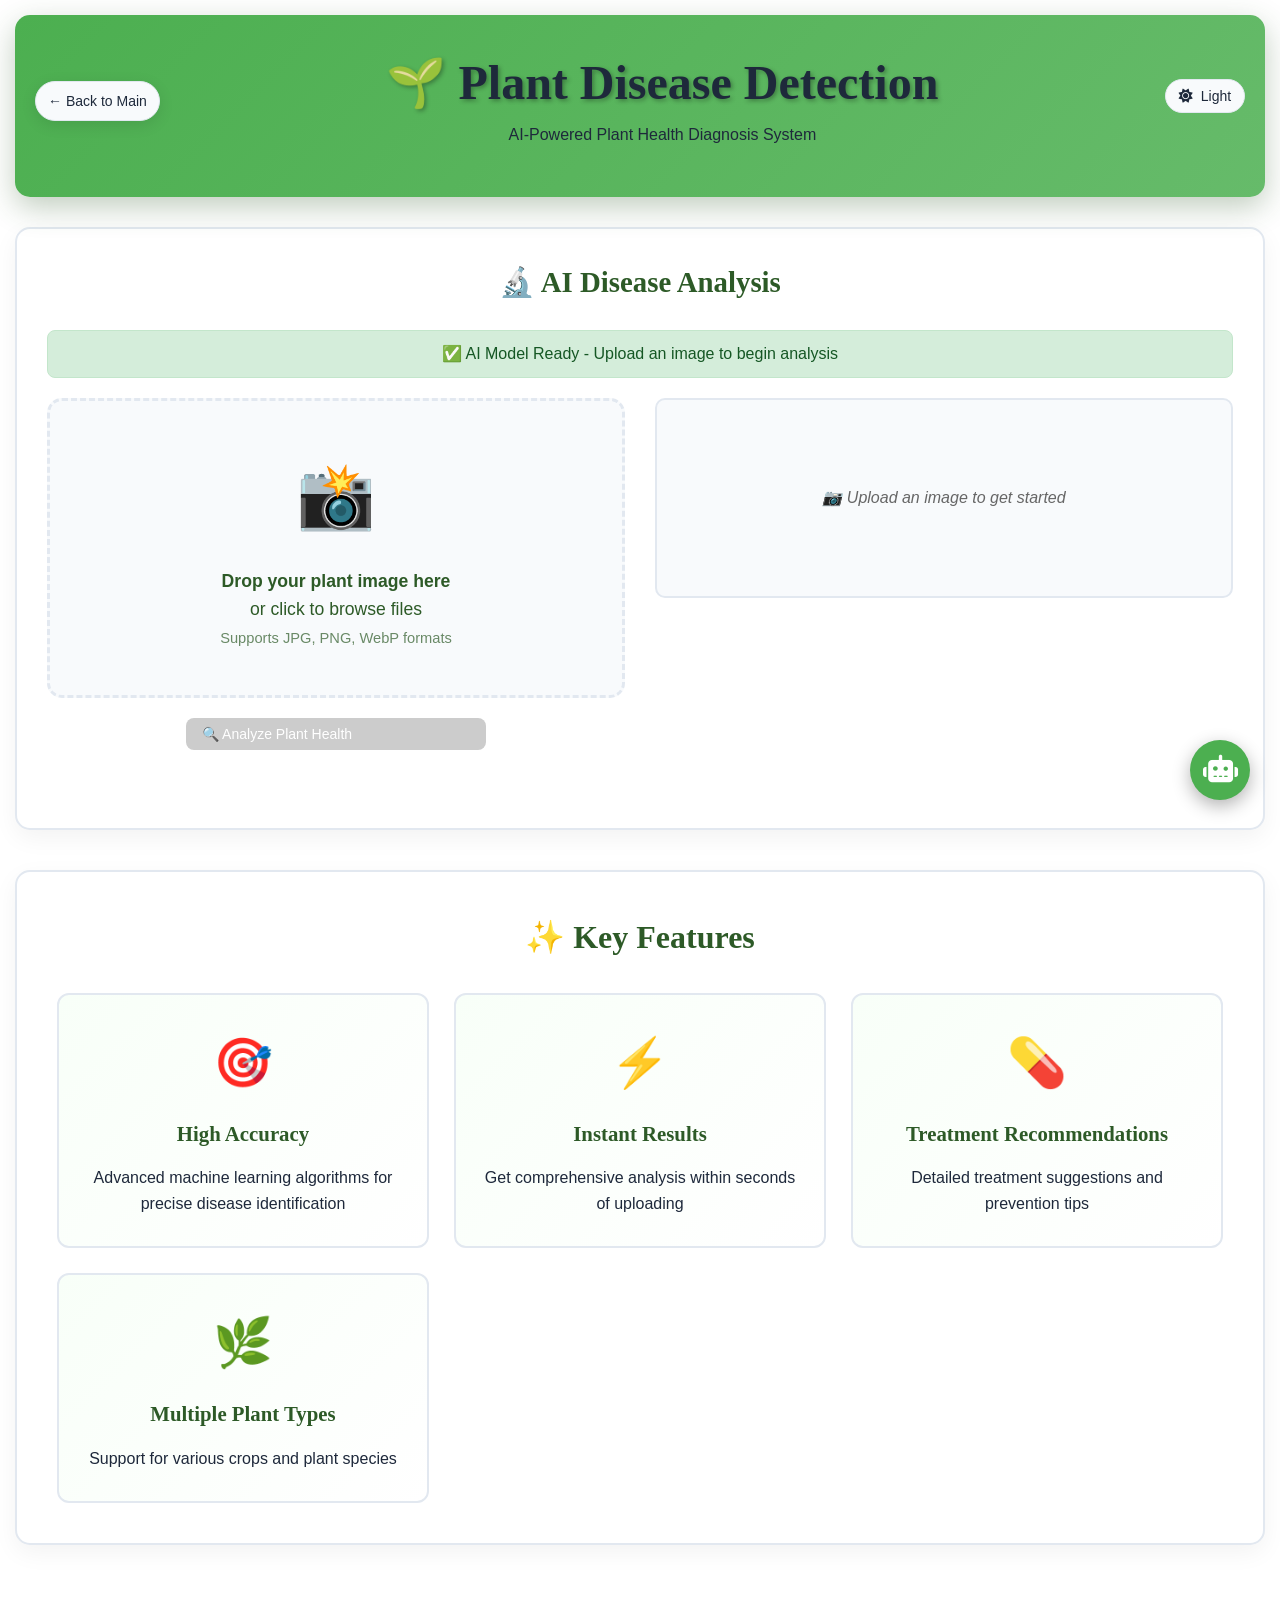
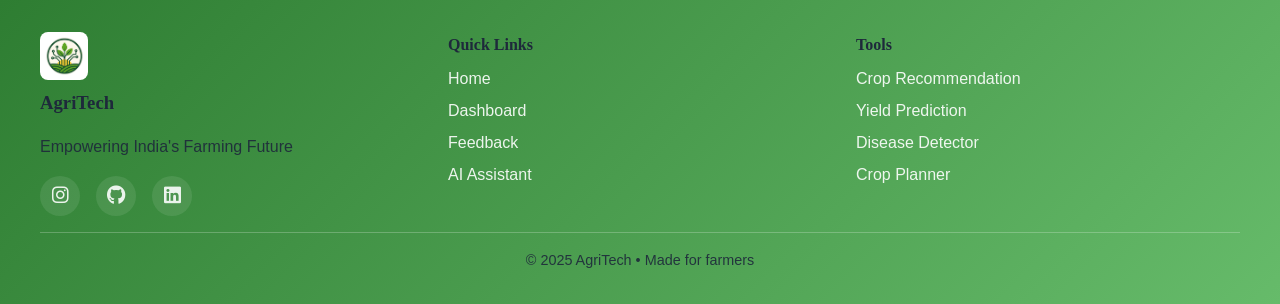
<file: disease.html>
<!DOCTYPE html>
<html lang="en">
  <head>
    <link rel="icon" type="image/png" href="images/logo.png">
    <meta charset="UTF-8" />
    <meta name="viewport" content="width=device-width, initial-scale=1.0" />
    <title>Plant Disease Detection - AI Powered Diagnosis</title>
    <link rel="icon" type="image/png" href="/AgriTech/images/logo.png">
    <link rel="stylesheet" href="disease.css">
    <link rel="stylesheet" href="theme.css">
    <link rel="stylesheet" href="https://cdnjs.cloudflare.com/ajax/libs/font-awesome/6.5.0/css/all.min.css" />
  </head>
  <body>
    <div class="container">
      <header class="header">
        <div class="header-content">
          <a href="main.html" class="back-button"> ← Back to Main </a>
          <div>
            <h1>🌱 Plant Disease Detection</h1>
            <p>AI-Powered Plant Health Diagnosis System</p>
          </div>
          <div style="display: flex; gap: 1rem; align-items: center;">
            <button class="theme-toggle" aria-label="Toggle dark/light mode">
              <i class="fas fa-sun sun-icon"></i>
              <i class="fas fa-moon moon-icon"></i>
              <span class="theme-text">Light</span>
            </button>
            
          </div>
        </div>
      </header>

      <div class="main-content">
        <div class="analysis-section">
          <h2>🔬 AI Disease Analysis</h2>
          <div id="modelStatus" class="status-indicator status-success">
            ✅ AI Model Ready - Upload an image to begin analysis
          </div>

          <div class="upload-container">
            <div class="upload-zone">
              <div class="upload-area" id="uploadArea">
                <div class="upload-icon">📸</div>
                <div class="upload-text">
                  <strong>Drop your plant image here</strong><br />
                  or click to browse files<br />
                  <small style="opacity: 0.7"
                    >Supports JPG, PNG, WebP formats</small
                  >
                </div>
              </div>
              <input
                type="file"
                id="fileInput"
                class="file-input"
                accept="image/*"
              />
              <center>
                <button class="btn" id="analyzeBtn" disabled>
                  🔍 Analyze Plant Health
                </button>
              </center>
            </div>

            <div class="results-zone">
              <div class="preview-container" id="previewContainer">
                <div class="no-results">📷 Upload an image to get started</div>
              </div>

              <div class="loading" id="loading">
                <div class="spinner"></div>
                <p>🧠 AI is analyzing your plant...</p>
              </div>

              <div id="results"></div>
            </div>
          </div>
        </div>
      </div>

      <div class="features-section">
        <h2
          style="
            text-align: center;
            color: #2d5a27;
            font-size: 2rem;
            margin-bottom: 20px;
          "
        >
          ✨ Key Features
        </h2>
        <div class="features-grid">
          <div class="feature-card" onclick="openModal('accuracyModal')">
            <div class="feature-icon">🎯</div>
            <h3>High Accuracy</h3>
            <p>
              Advanced machine learning algorithms for precise disease
              identification
            </p>
          </div>
          <div class="feature-card" onclick="openModal('speedModal')">
            <div class="feature-icon">⚡</div>
            <h3>Instant Results</h3>
            <p>Get comprehensive analysis within seconds of uploading</p>
          </div>
          <div class="feature-card" onclick="openModal('treatmentModal')">
            <div class="feature-icon">💊</div>
            <h3>Treatment Recommendations</h3>
            <p>Detailed treatment suggestions and prevention tips</p>
          </div>
          <div class="feature-card" onclick="openModal('plantsModal')">
            <div class="feature-icon">🌿</div>
            <h3>Multiple Plant Types</h3>
            <p>Support for various crops and plant species</p>
          </div>
        </div>
      </div>
    </div>

    <!-- Modals -->
    <div id="accuracyModal" class="modal">
      <div class="modal-content">
        <span class="close" onclick="closeModal('accuracyModal')">&times;</span>
        <h2>🎯 High Accuracy Detection</h2>
        <div class="modal-section">
          <h3>Advanced AI Technology</h3>
          <p>
            Our system uses state-of-the-art deep learning models trained on
            extensive datasets containing thousands of plant images. The AI has
            been specifically trained to recognize subtle visual patterns that
            indicate various plant diseases.
          </p>
        </div>
        <div class="modal-section">
          <h3>Model Performance</h3>
          <ul style="margin-left: 20px; color: #555">
            <li><strong>95%+ Accuracy</strong> on common plant diseases</li>
            <li><strong>Real-time Analysis</strong> with confidence scoring</li>
            <li><strong>Continuous Learning</strong> from new data</li>
            <li>
              <strong>Multi-class Detection</strong> for comprehensive diagnosis
            </li>
          </ul>
        </div>
        <div class="modal-section">
          <h3>What Makes It Accurate?</h3>
          <p>
            • <strong>Image Preprocessing:</strong> Advanced algorithms enhance
            image quality<br />
            • <strong>Feature Extraction:</strong> Identifies key disease
            indicators<br />
            • <strong>Pattern Recognition:</strong> Compares against extensive
            disease database<br />
            • <strong>Confidence Scoring:</strong> Provides reliability metrics
            for each prediction
          </p>
        </div>
      </div>
    </div>

    <div id="speedModal" class="modal">
      <div class="modal-content">
        <span class="close" onclick="closeModal('speedModal')">&times;</span>
        <h2>⚡ Instant Results</h2>
        <div class="modal-section">
          <h3>Lightning-Fast Analysis</h3>
          <p>
            Our optimized AI model processes your plant images in real-time,
            delivering comprehensive health analysis within 2-5 seconds of
            upload.
          </p>
        </div>
        <div class="modal-section">
          <h3>Image Analysis Process</h3>
          <div
            style="
              background: #f8fff8;
              padding: 15px;
              border-radius: 8px;
              margin: 10px 0;
            "
          >
            <p>
              <strong>Step 1:</strong> Image upload and preprocessing (0.5s)<br />
              <strong>Step 2:</strong> AI model inference and analysis (1-2s)<br />
              <strong>Step 3:</strong> Results formatting and display (0.5s)<br />
              <strong>Total Time:</strong> 2-3 seconds average
            </p>
          </div>
        </div>
        <div class="modal-section">
          <h3>What You Get Instantly</h3>
          <ul style="margin-left: 20px; color: #555">
            <li>Disease identification with confidence levels</li>
            <li>Severity assessment (Low/Medium/High)</li>
            <li>Detailed disease description</li>
            <li>Immediate treatment recommendations</li>
            <li>Prevention tips and care advice</li>
          </ul>
        </div>
      </div>
    </div>

    <div id="treatmentModal" class="modal">
      <div class="modal-content">
        <span class="close" onclick="closeModal('treatmentModal')">&times;</span>
        <h2>💊 Treatment Recommendations</h2>
        <div class="modal-section">
          <h3>Comprehensive Treatment Plans</h3>
          <p>
            Each diagnosis comes with detailed, actionable treatment
            recommendations based on the latest agricultural and horticultural
            research.
          </p>
        </div>
        <div class="modal-section">
          <h3>General Plant Care Principles</h3>
          <div class="plant-item">
            <h4>🚰 Proper Watering</h4>
            <p>
              Water at soil level to avoid wetting leaves. Ensure good drainage
              to prevent root rot and fungal diseases.
            </p>
          </div>
          <div class="plant-item">
            <h4>🌬️ Air Circulation</h4>
            <p>
              Maintain adequate spacing between plants for proper airflow and
              disease prevention. Prune dense foliage when necessary.
            </p>
          </div>
          <div class="plant-item">
            <h4>🧹 Garden Hygiene</h4>
            <p>
              Remove dead or diseased plant material promptly. Sanitize tools
              between plants to prevent disease spread.
            </p>
          </div>
          <div class="plant-item">
            <h4>🌱 Preventive Care</h4>
            <p>
              Use disease-resistant varieties, implement crop rotation, maintain
              balanced fertilization, and monitor plants regularly.
            </p>
          </div>
          <div class="plant-item">
            <h4>🌞 Environmental Control</h4>
            <p>
              Ensure proper sunlight exposure, maintain optimal soil pH, and
              avoid overcrowding plants.
            </p>
          </div>
          <div class="plant-item">
            <h4>🔄 Integrated Pest Management</h4>
            <p>
              Combine biological, cultural, and chemical controls for
              sustainable disease management.
            </p>
          </div>
        </div>
        <div class="modal-section">
          <h3>Treatment Categories</h3>
          <p>
            <strong>Organic Solutions:</strong> Natural fungicides, neem oil,
            beneficial insects, companion planting<br />
            <strong>Chemical Treatments:</strong> Targeted pesticides and
            fungicides when necessary (follow label instructions)<br />
            <strong>Cultural Controls:</strong> Environmental modifications,
            watering practices, and care routines<br />
            <strong>Biological Controls:</strong> Beneficial microorganisms,
            predatory insects, and natural antagonists
          </p>
        </div>
      </div>
    </div>

    <div id="plantsModal" class="modal">
      <div class="modal-content">
        <span class="close" onclick="closeModal('plantsModal')">&times;</span>
        <h2>🌿 Supported Plant Types</h2>
        <div class="modal-section">
          <h3>Comprehensive Plant Database</h3>
          <p>
            Our AI system has been trained to identify diseases across a wide
            variety of plant species, with particular expertise in common crops
            and garden plants.
          </p>
        </div>
        <div class="modal-section">
          <h3>Supported Plants & Common Diseases</h3>
          <div class="plant-list">
            <div class="plant-item">
              <h4>🍅 Tomatoes</h4>
              <p>
                Early blight, late blight, bacterial spot, leaf mold, mosaic
                virus, septoria leaf spot
              </p>
            </div>
            <div class="plant-item">
              <h4>🥔 Potatoes</h4>
              <p>
                Late blight, early blight, black scurf, common scab, bacterial
                soft rot
              </p>
            </div>
            <div class="plant-item">
              <h4>🌽 Corn</h4>
              <p>
                Northern leaf blight, gray leaf spot, southern rust, common rust
              </p>
            </div>
            <div class="plant-item">
              <h4>🍎 Apple Trees</h4>
              <p>
                Apple scab, fire blight, cedar apple rust, powdery mildew, black
                rot
              </p>
            </div>
            <div class="plant-item">
              <h4>🍇 Grapes</h4>
              <p>
                Downy mildew, powdery mildew, black rot, anthracnose, botrytis
              </p>
            </div>
            <div class="plant-item">
              <h4>🥒 Cucumbers</h4>
              <p>
                Bacterial wilt, downy mildew, powdery mildew, anthracnose,
                cucumber mosaic
              </p>
            </div>
            <div class="plant-item">
              <h4>🌶️ Peppers</h4>
              <p>
                Bacterial spot, phytophthora blight, tobacco mosaic virus,
                pepper mild mottle
              </p>
            </div>
            <div class="plant-item">
              <h4>🥬 Leafy Greens</h4>
              <p>Downy mildew, bacterial leaf spot, white rust, clubroot</p>
            </div>
            <div class="plant-item">
              <h4>🌻 Sunflowers</h4>
              <p>
                Sclerotinia head rot, downy mildew, rust, bacterial head rot
              </p>
            </div>
            <div class="plant-item">
              <h4>🥕 Carrots</h4>
              <p>
                Alternaria leaf blight, cercospora leaf spot, bacterial blight
              </p>
            </div>
            <div class="plant-item">
              <h4>🫘 Beans</h4>
              <p>Common bacterial blight, anthracnose, rust, white mold</p>
            </div>
            <div class="plant-item">
              <h4>🍓 Strawberries</h4>
              <p>Gray mold, leaf spot, powdery mildew, verticillium wilt</p>
            </div>
          </div>
        </div>
        <div class="modal-section">
          <h3>Detection Capabilities</h3>
          <p>
            <strong>Disease Types:</strong> Fungal infections, bacterial
            diseases, viral infections, and pest-related damage<br />
            <strong>Growth Stages:</strong> Seedling, vegetative, flowering, and
            fruiting stages<br />
            <strong>Symptoms:</strong> Leaf spots, wilting, discoloration,
            abnormal growth patterns, fruit defects<br />
            <strong>Severity Levels:</strong> Early detection for preventive
            treatment and advanced stage diagnosis
          </p>
        </div>
      </div>
    </div>

    <script src="disease.js"></script>
    <script src="theme.js"></script>
      <style>
    .site-footer {background: linear-gradient(135deg,#2e7d32,#66bb6a); color:#fff; margin-top:auto; padding: 2rem 1.25rem;}
    .site-footer .footer-inner {max-width:1200px;margin:0 auto; display:grid; grid-template-columns: repeat(auto-fit, minmax(220px,1fr)); gap:1.5rem; align-items:flex-start;}
    .footer-brand {display:flex;flex-direction:column;gap:.5rem}
    .footer-logo {width:48px;height:48px;border-radius:8px;object-fit:cover;background:#fff;padding:4px}
    .site-footer h3,.site-footer h4{margin:0 0 .5rem 0}
    .site-footer p {margin:0;opacity:.9}
    .site-footer ul{list-style:none;padding:0;margin:0;display:flex;flex-direction:column;gap:.4rem}
    .site-footer a{color:#fff;text-decoration:none;opacity:.9;transition:opacity .2s}
    .site-footer a:hover{opacity:1;text-decoration:underline}
    .footer-bottom{max-width:1200px;margin:1rem auto 0; padding-top:1rem; border-top:1px solid rgba(255,255,255,.25); text-align:center; font-size:.9rem; opacity:.9}
    .social-media {display:flex;gap:1rem;margin-top:.5rem}
    .social-media a{display:flex;align-items:center;justify-content:center;width:40px;height:40px;background:rgba(255,255,255,.1);border-radius:50%;transition:all .3s ease;font-size:1.2rem}
    .social-media a:hover{background:rgba(255,255,255,.2);transform:translateY(-2px)}
  </style>
    <footer class="site-footer">
      <div class="footer-inner">
        <div class="footer-brand">
                      <img src="images/logo.png" alt="AgriTech logo" class="footer-logo">
          <h3>AgriTech</h3>
          <p>Empowering India's Farming Future</p>
          <div class="social-media">
            <a href="https://instagram.com" target="_blank" aria-label="Follow us on Instagram">
              <i class="fab fa-instagram"></i>
            </a>
            <a href="https://github.com/omroy07" target="_blank" aria-label="View our GitHub repositories">
              <i class="fab fa-github"></i>
            </a>
            <a href="https://www.linkedin.com/in/om-roy-3b809628a/" target="_blank" aria-label="Connect with us on LinkedIn">
              <i class="fab fa-linkedin"></i>
            </a>
          </div>
        </div>
                  <div class="footer-links">
            <h4>Quick Links</h4>
            <ul>
              <li><a href="index.html">Home</a></li>
              <li><a href="main.html">Dashboard</a></li>
              <li><a href="feed-back.html">Feedback</a></li>
              <li><a href="chat.html">AI Assistant</a></li>
            </ul>
          </div>
                  <div class="footer-links">
            <h4>Tools</h4>
            <ul>
              <li><a href="Crop Recommendation/templates/index.html">Crop Recommendation</a></li>
              <li><a href="Crop Yield Prediction/crop_yield_app/templates/index.html">Yield Prediction</a></li>
              <li><a href="Disease prediction/template/index.html">Disease Detector</a></li>
              <li><a href="Crop_Planning/templates/cropplan.html">Crop Planner</a></li>
            </ul>
          </div>
      </div>
      <div class="footer-bottom">© 2025 AgriTech • Made for farmers</div>
    </footer>
    <!-- Floating Chatbot Button -->
<a href="chat.html" id="chatbotBtn" title="Chat with us" aria-label="AI Assistant">
  <i class="fas fa-robot"></i>
</a>
  </body>
</html>
</file>
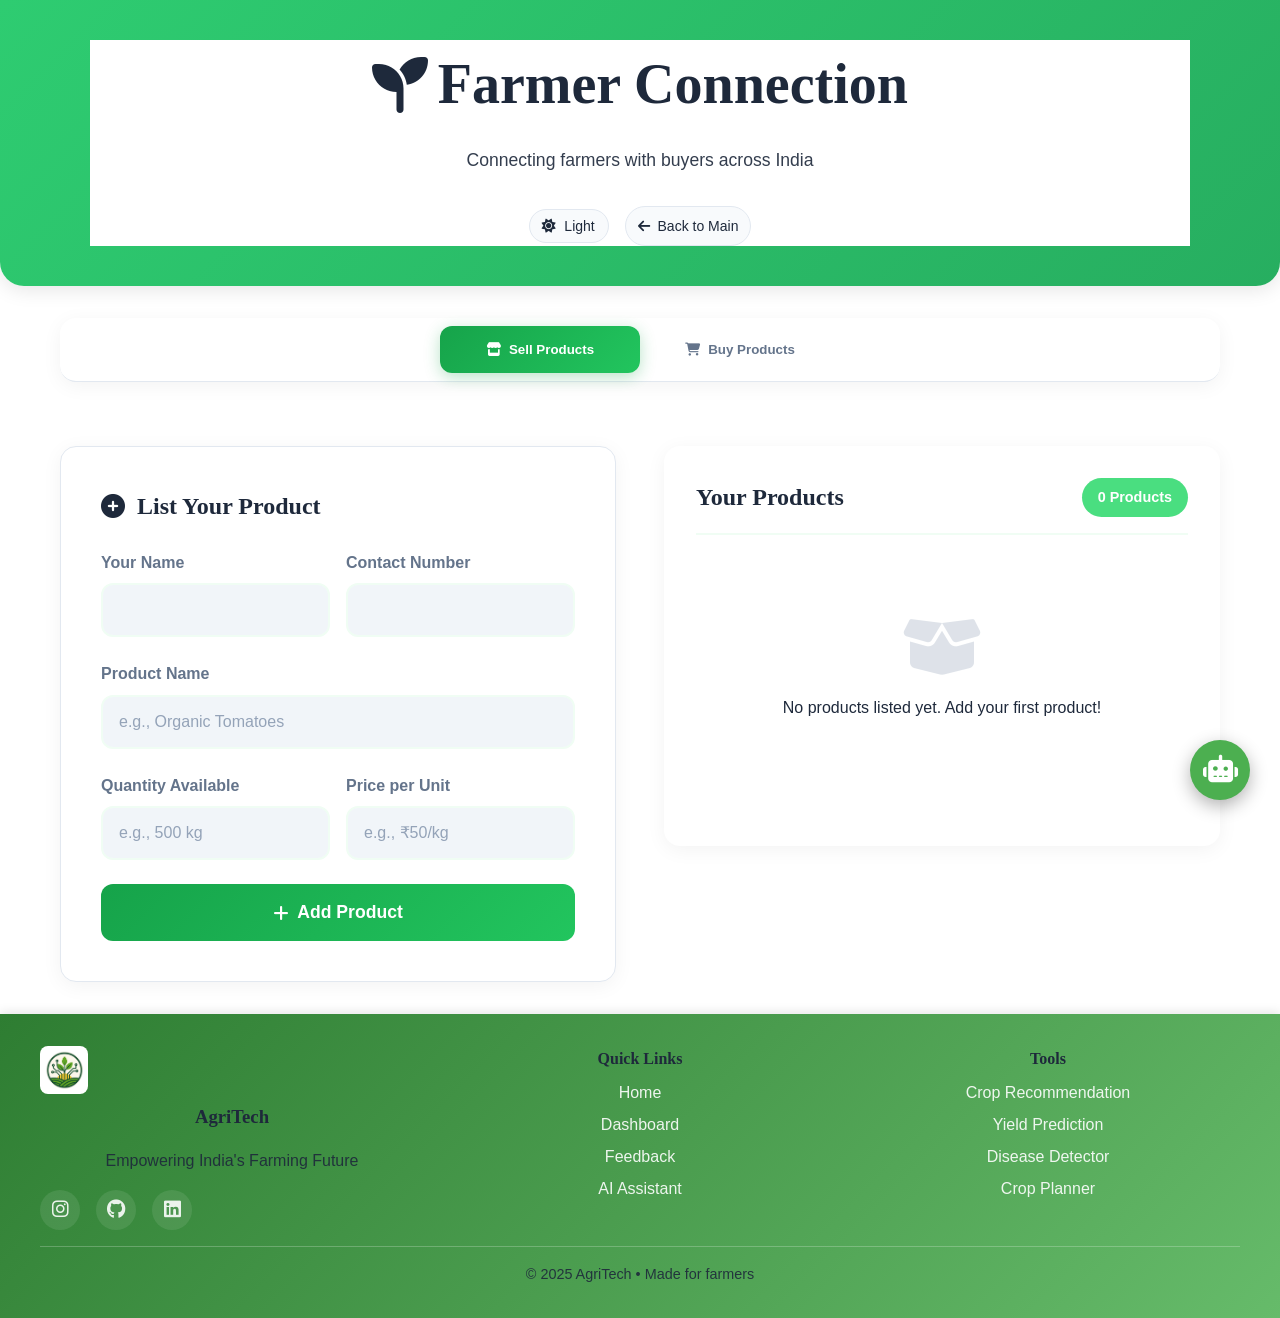
<file: farmer.html>
<!DOCTYPE html>
<html lang="en">
  <head>
    <link rel="icon" type="image/png" href="images/logo.png">
    <meta charset="UTF-8" />
    <meta name="viewport" content="width=device-width, initial-scale=1.0" />
    <title>Farmer Connection Platform</title>
    <link rel="icon" type="image/png" href="/AgriTech/images/logo.png">
  <link rel="stylesheet" href="https://cdnjs.cloudflare.com/ajax/libs/font-awesome/6.5.0/css/all.min.css" />
  <link rel="preconnect" href="https://fonts.googleapis.com" />
  <link rel="preconnect" href="https://fonts.gstatic.com" crossorigin />
  <link href="https://fonts.googleapis.com/css2?family=Poppins:wght@300;400;500;600;700&display=swap"
    rel="stylesheet" />
    <link rel="stylesheet" href="farmer.css">
    <link rel="stylesheet" href="theme.css">
    <link rel="stylesheet" href="https://cdnjs.cloudflare.com/ajax/libs/font-awesome/6.5.0/css/all.min.css" />
  </head>
  <body>
    <header>
      <div class="container">
        <div class="header-content">
          <h1><i class="fas fa-seedling"></i> Farmer Connection</h1>
          <p class="header-subtitle">
            Connecting farmers with buyers across India
          </p>
          <div style="display: flex; gap: 1rem; align-items: center;">
            <button class="theme-toggle" aria-label="Toggle dark/light mode">
              <i class="fas fa-sun sun-icon"></i>
              <i class="fas fa-moon moon-icon"></i>
              <span class="theme-text">Light</span>
            </button>
            <a href="main.html" class="back-button">
              <i class="fas fa-arrow-left"></i> Back to Main
            </a>
          </div>
        </div>
      </div>
    </header>

    <div class="container">
      <nav class="nav-tabs">
        <button class="tab-button active" data-section="sell">
          <i class="fas fa-store"></i> Sell Products
        </button>
        <button class="tab-button" data-section="buy">
          <i class="fas fa-shopping-cart"></i> Buy Products
        </button>
      </nav>

      <main>
        <!-- Sell Section -->
        <section id="sell-section" class="section active">
          <div class="section-grid">
            <div class="form-card">
              <h3><i class="fas fa-plus-circle"></i> List Your Product</h3>
              <form id="product-form">
                <div class="form-row">
                  <div class="form-group">
                    <label for="seller-name">Your Name</label>
                    <input type="text" id="seller-name" required />
                  </div>
                  <div class="form-group">
                    <label for="seller-contact">Contact Number</label>
                    <input type="tel" id="seller-contact" required />
                  </div>
                </div>

                <div class="form-group">
                  <label for="product-name">Product Name</label>
                  <input
                    type="text"
                    id="product-name"
                    placeholder="e.g., Organic Tomatoes"
                    required
                  />
                </div>

                <div class="form-row">
                  <div class="form-group">
                    <label for="product-quantity">Quantity Available</label>
                    <input
                      type="text"
                      id="product-quantity"
                      placeholder="e.g., 500 kg"
                      required
                    />
                  </div>
                  <div class="form-group">
                    <label for="product-price">Price per Unit</label>
                    <input
                      type="text"
                      id="product-price"
                      placeholder="e.g., ₹50/kg"
                      required
                    />
                  </div>
                </div>

                <button type="submit" class="submit-button">
                  <i class="fas fa-plus"></i> Add Product
                </button>
              </form>
            </div>

            <div class="listings-container">
              <div class="listings-header">
                <h3>Your Products</h3>
                <span class="listings-count" id="product-count"
                  >0 Products</span
                >
              </div>
              <div id="product-display">
                <div class="empty-state">
                  <i class="fas fa-box-open"></i>
                  <p>No products listed yet. Add your first product!</p>
                </div>
              </div>
            </div>
          </div>
        </section>

        <!-- Buy Section -->
        <section id="buy-section" class="section">
          <div class="section-grid">
            <div class="form-card">
              <h3><i class="fas fa-search"></i> Request to Buy</h3>
              <form id="buy-form">
                <div class="form-row">
                  <div class="form-group">
                    <label for="buyer-name">Your Name</label>
                    <input type="text" id="buyer-name" required />
                  </div>
                  <div class="form-group">
                    <label for="buyer-contact">Contact Number</label>
                    <input type="tel" id="buyer-contact" required />
                  </div>
                </div>

                <div class="form-group">
                  <label for="buy-product-name">Product Looking For</label>
                  <input
                    type="text"
                    id="buy-product-name"
                    placeholder="e.g., Fresh Wheat"
                    required
                  />
                </div>

                <div class="form-group">
                  <label for="buy-product-quantity">Quantity Needed</label>
                  <input
                    type="text"
                    id="buy-product-quantity"
                    placeholder="e.g., 1000 kg"
                    required
                  />
                </div>

                <button type="submit" class="submit-button">
                  <i class="fas fa-paper-plane"></i> Send Request
                </button>
              </form>
            </div>

            <div class="listings-container">
              <div class="listings-header">
                <h3>Buy Requests</h3>
                <span class="listings-count" id="request-count"
                  >0 Requests</span
                >
              </div>
              <div id="buy-request-display">
                <div class="empty-state">
                  <i class="fas fa-clipboard-list"></i>
                  <p>No buy requests yet. Submit your first request!</p>
                </div>
              </div>
            </div>
          </div>
        </section>
      </main>
    </div>

      <style>
    .site-footer {background: linear-gradient(135deg,#2e7d32,#66bb6a); color:#fff; margin-top:auto; padding: 2rem 1.25rem;}
    .site-footer .footer-inner {max-width:1200px;margin:0 auto; display:grid; grid-template-columns: repeat(auto-fit, minmax(220px,1fr)); gap:1.5rem; align-items:flex-start;}
    .footer-brand {display:flex;flex-direction:column;gap:.5rem}
    .footer-logo {width:48px;height:48px;border-radius:8px;object-fit:cover;background:#fff;padding:4px}
    .site-footer h3,.site-footer h4{margin:0 0 .5rem 0}
    .site-footer p {margin:0;opacity:.9}
    .site-footer ul{list-style:none;padding:0;margin:0;display:flex;flex-direction:column;gap:.4rem}
    .site-footer a{color:#fff;text-decoration:none;opacity:.9;transition:opacity .2s}
    .site-footer a:hover{opacity:1;text-decoration:underline}
    .footer-bottom{max-width:1200px;margin:1rem auto 0; padding-top:1rem; border-top:1px solid rgba(255,255,255,.25); text-align:center; font-size:.9rem; opacity:.9}
    .social-media {display:flex;gap:1rem;margin-top:.5rem}
    .social-media a{display:flex;align-items:center;justify-content:center;width:40px;height:40px;background:rgba(255,255,255,.1);border-radius:50%;transition:all .3s ease;font-size:1.2rem}
    .social-media a:hover{background:rgba(255,255,255,.2);transform:translateY(-2px)}
  </style>
    <footer class="site-footer">
      <div class="footer-inner">
        <div class="footer-brand">
          <img src="images/logo.png" alt="AgriTech logo" class="footer-logo">
          <h3>AgriTech</h3>
          <p>Empowering India's Farming Future</p>
          <div class="social-media">
            <a href="https://instagram.com" target="_blank" aria-label="Follow us on Instagram">
              <i class="fab fa-instagram"></i>
            </a>
            <a href="https://github.com/omroy07" target="_blank" aria-label="View our GitHub repositories">
              <i class="fab fa-github"></i>
            </a>
            <a href="https://www.linkedin.com/in/om-roy-3b809628a/" target="_blank" aria-label="Connect with us on LinkedIn">
              <i class="fab fa-linkedin"></i>
            </a>
          </div>
        </div>
        <div class="footer-links">
          <h4>Quick Links</h4>
          <ul>
            <li><a href="index.html">Home</a></li>
            <li><a href="main.html">Dashboard</a></li>
            <li><a href="feed-back.html">Feedback</a></li>
            <li><a href="chat.html">AI Assistant</a></li>
          </ul>
        </div>
        <div class="footer-links">
          <h4>Tools</h4>
          <ul>
            <li><a href="Crop Recommendation/templates/index.html">Crop Recommendation</a></li>
            <li><a href="Crop Yield Prediction/crop_yield_app/templates/index.html">Yield Prediction</a></li>
            <li><a href="Disease prediction/template/index.html">Disease Detector</a></li>
            <li><a href="Crop_Planning/templates/cropplan.html">Crop Planner</a></li>
          </ul>
        </div>
      </div>
      <div class="footer-bottom">© 2025 AgriTech • Made for farmers</div>
    </footer>
<!-- Floating Chatbot Button -->
<a href="chat.html" id="chatbotBtn" title="Chat with us" aria-label="AI Assistant">
  <i class="fas fa-robot"></i>
</a>
    <script src="farmer.js"></script>
    <script src="theme.js"></script>
  </body>
</html>
</file>
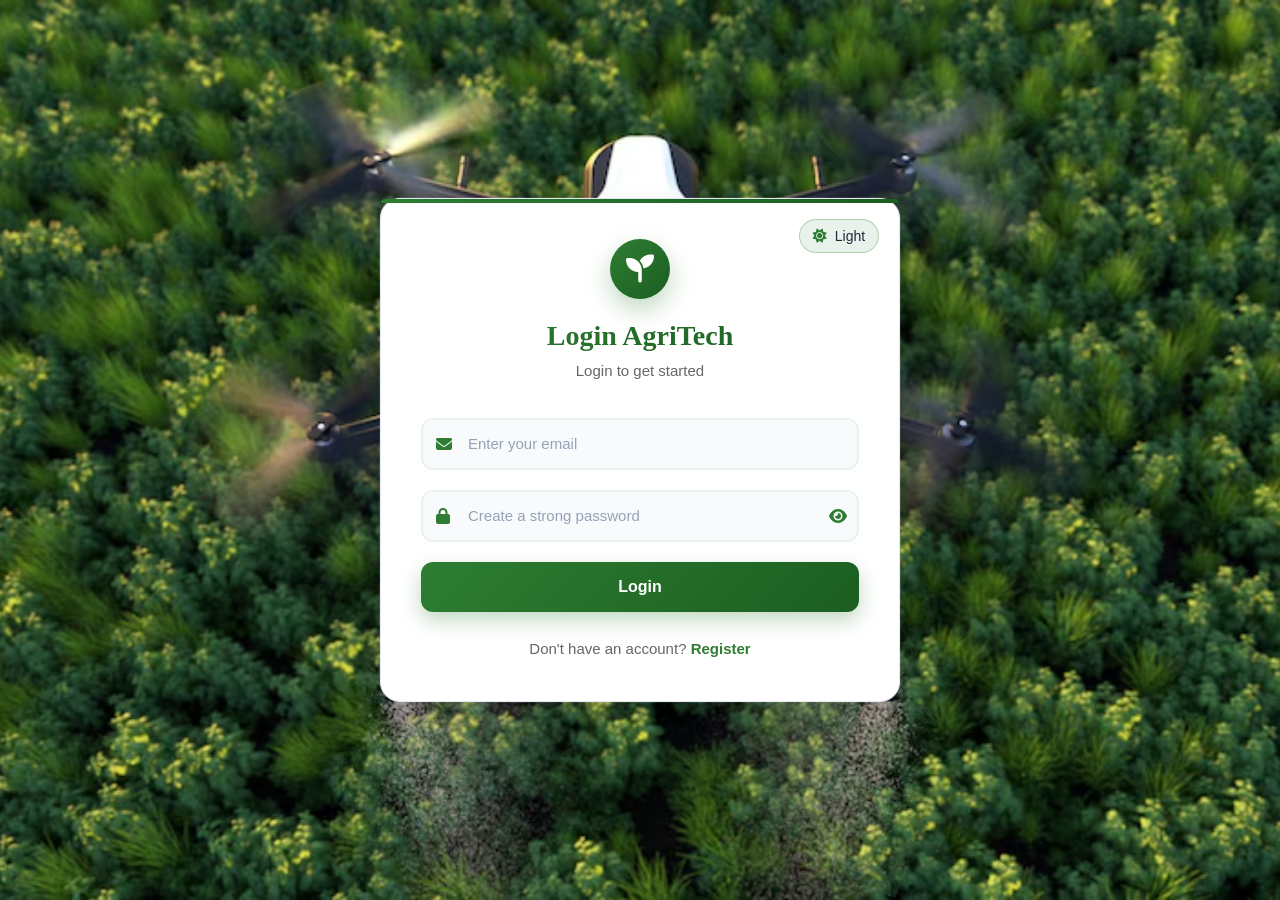
<file: login.html>
<!DOCTYPE html>
<html lang="en">

<head>
  <link rel="icon" type="image/png" href="images/logo.png">
  <meta charset="UTF-8">
  <title>Login - AgriTech</title>
  <link rel="stylesheet" href="https://cdnjs.cloudflare.com/ajax/libs/font-awesome/6.4.0/css/all.min.css">
  <link rel="stylesheet" href="login.css">
  <link rel="stylesheet" href="theme.css">
</head>

<body
  style="background-image: url('images/login.avif'); background-size: cover; background-position: center; background-repeat: no-repeat;">
  <div class="form-container">
    <!-- Add the theme toggle button -->
    <div style="position: absolute; top: 20px; right: 20px;">
      <button class="theme-toggle" aria-label="Toggle dark/light mode" style="background: rgba(46, 125, 50, 0.1); border: 1px solid rgba(46, 125, 50, 0.3); color: #2e7d32;">
        <i class="fas fa-sun sun-icon"></i>
        <i class="fas fa-moon moon-icon"></i>
        <span class="theme-text">Light</span>
      </button>
    </div>

    <!-- Brand section -->
    <div class="brand-section">
      <div class="brand-icon">
        <i class="fas fa-seedling"></i>
      </div>
      <h2>Login AgriTech</h2>
      <p class="form-subtitle">Login to get started</p>
    </div>

    <!-- Login form -->
    <form onsubmit="handleLogin(event)">
      <div class="input-group">
        <i class="fas fa-envelope"></i>
        <input type="email" id="email" placeholder="Enter your email" required>
      </div>
      <div class="input-group">
        <i class="fas fa-lock"></i>
        <input type="password" id="password" placeholder="Create a strong password" required oninput="checkPasswordStrength()">
        <button type="button" class="password-toggle" onclick="togglePassword()">
          <i class="fas fa-eye" id="password-eye"></i>
        </button>
      </div>
      <button type="submit">Login</button>
      <p>Don't have an account? <a href="register.html">Register</a></p>
    </form>
  </div>
  <script src="login.js"></script>
  <script src="theme.js"></script>
</body>

</html>
</file>
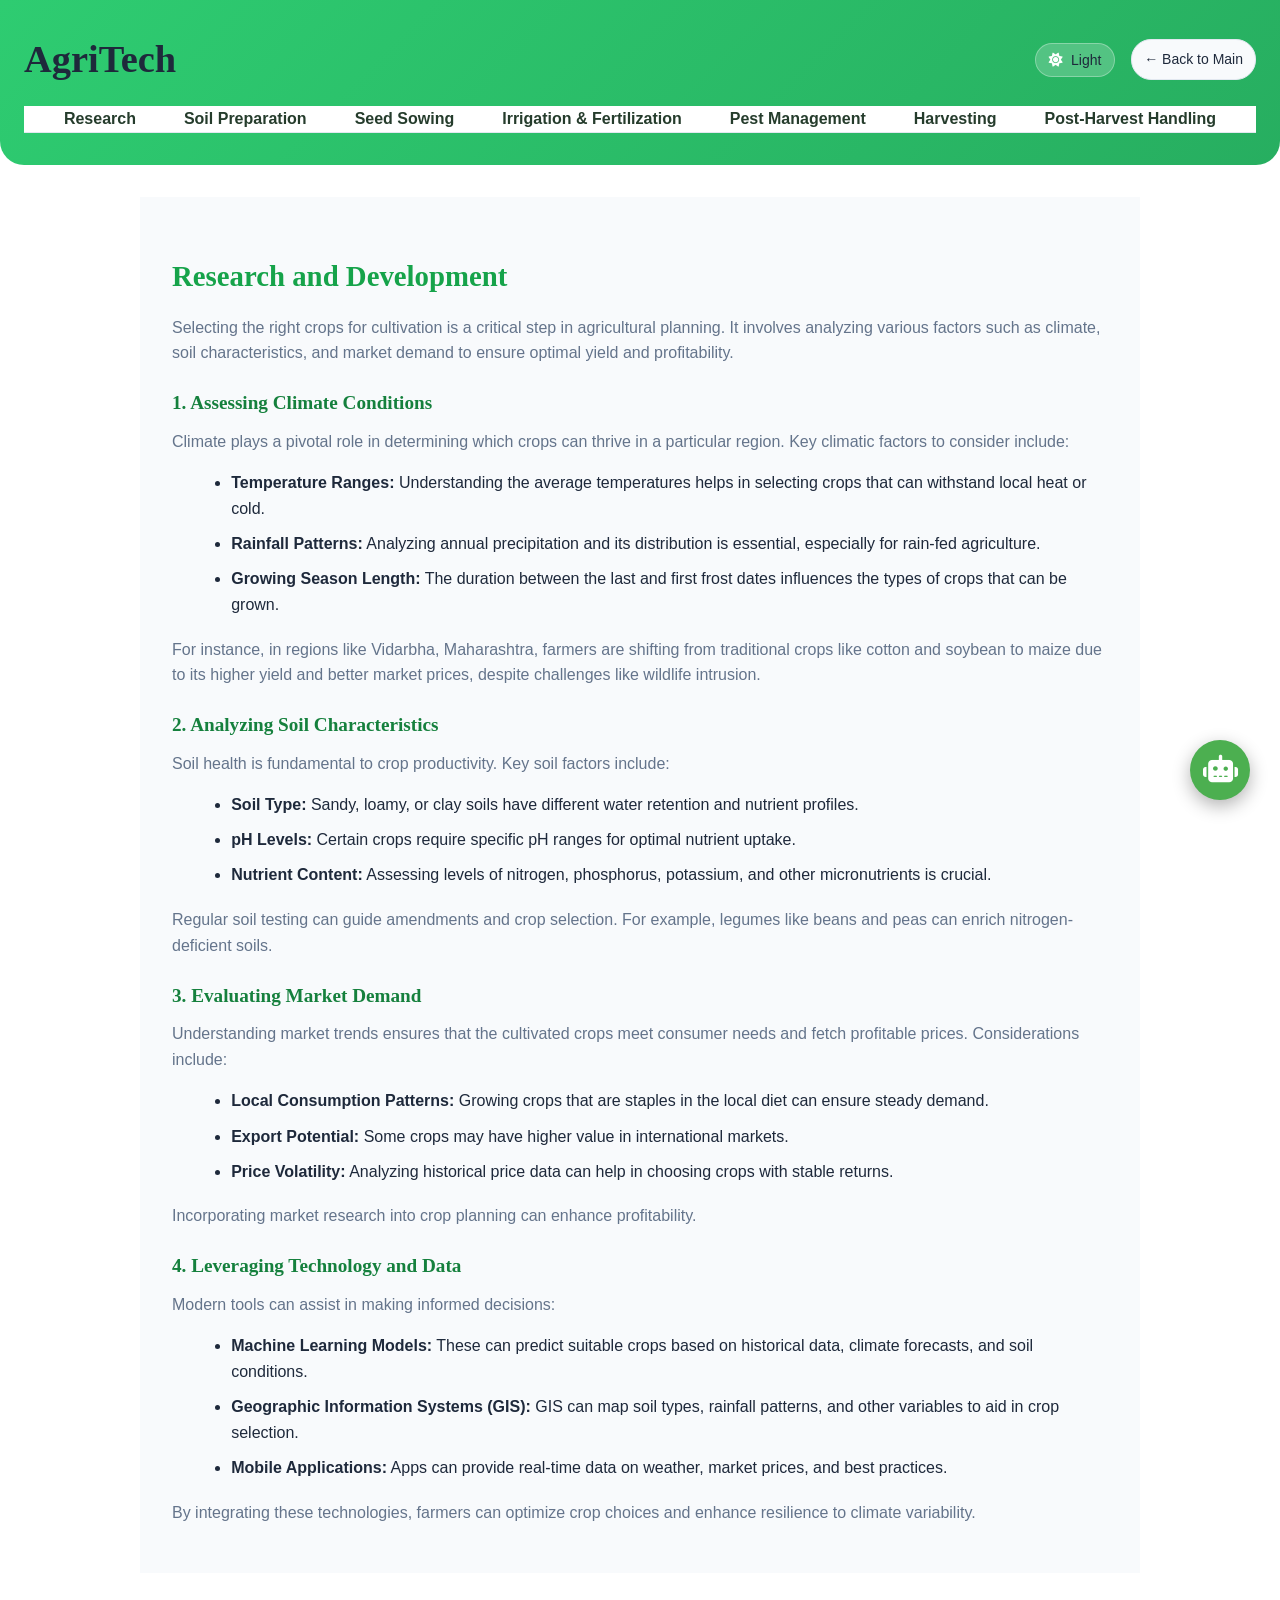
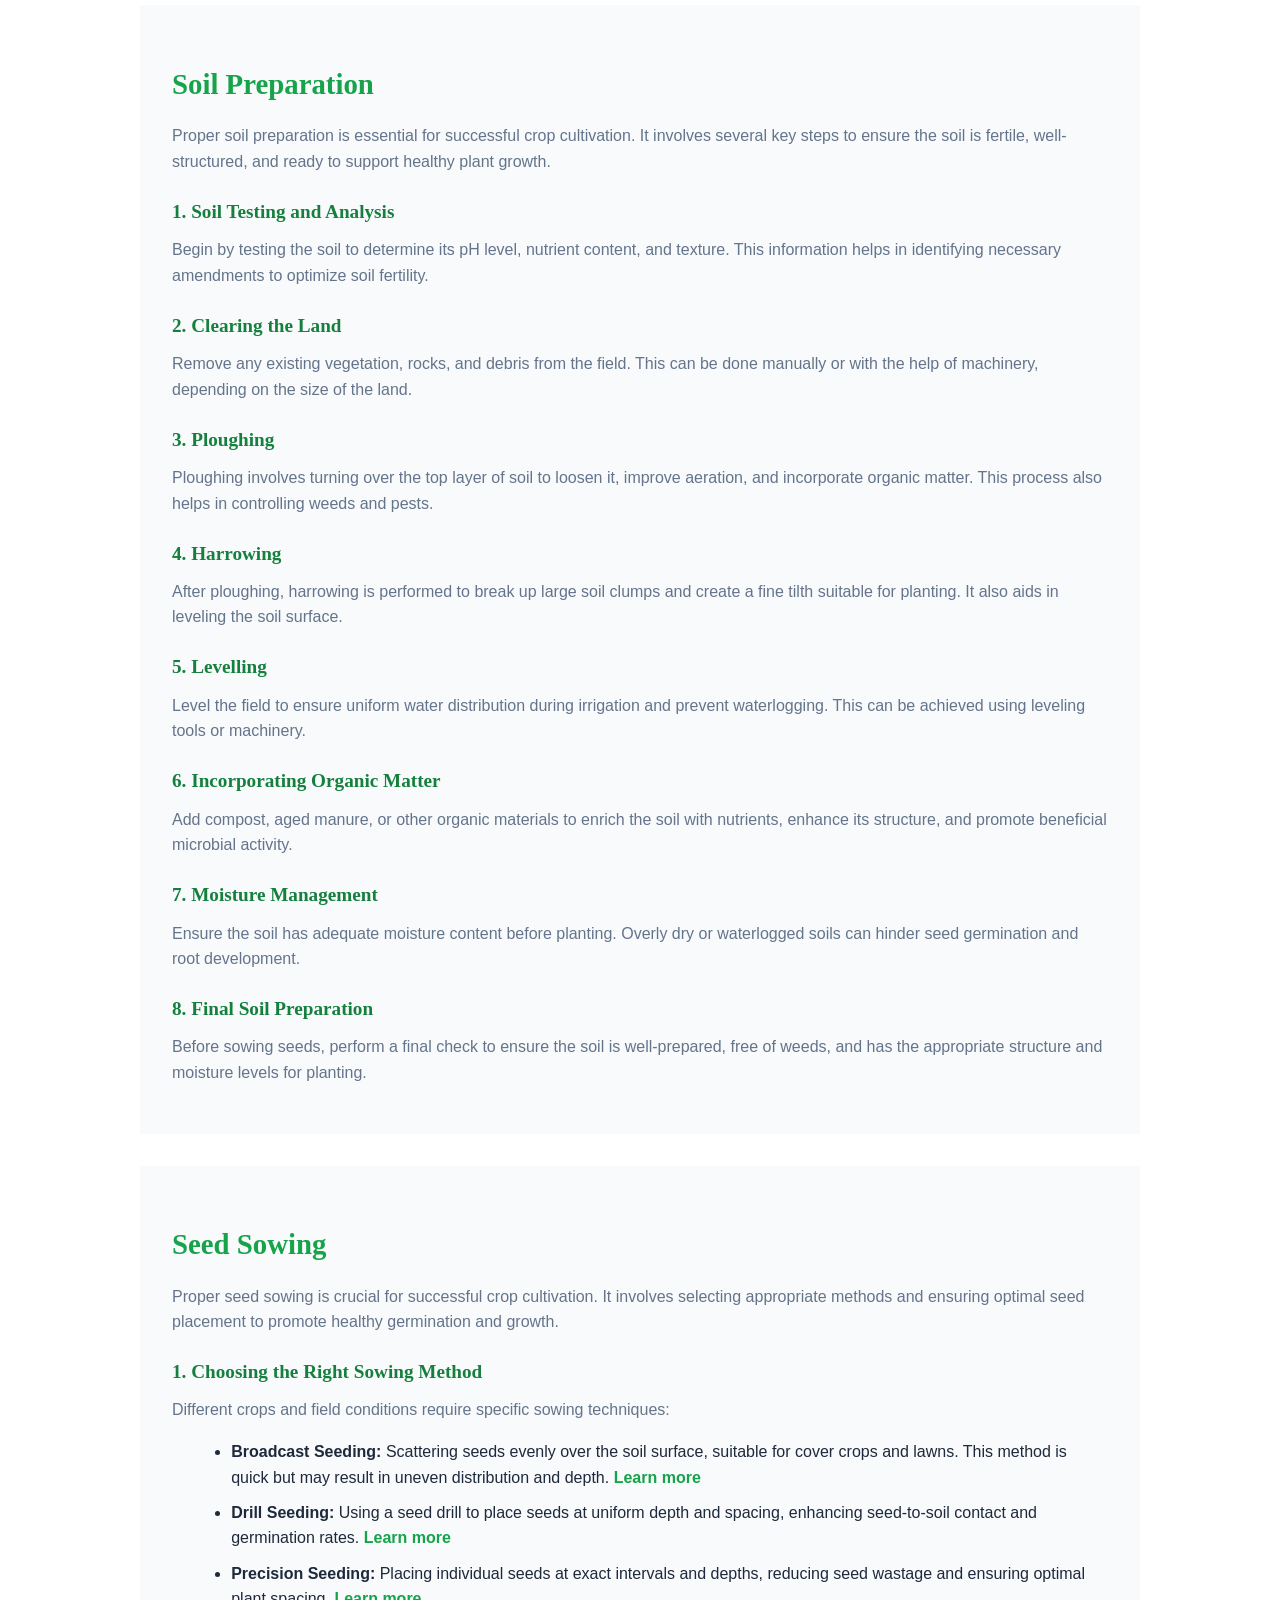
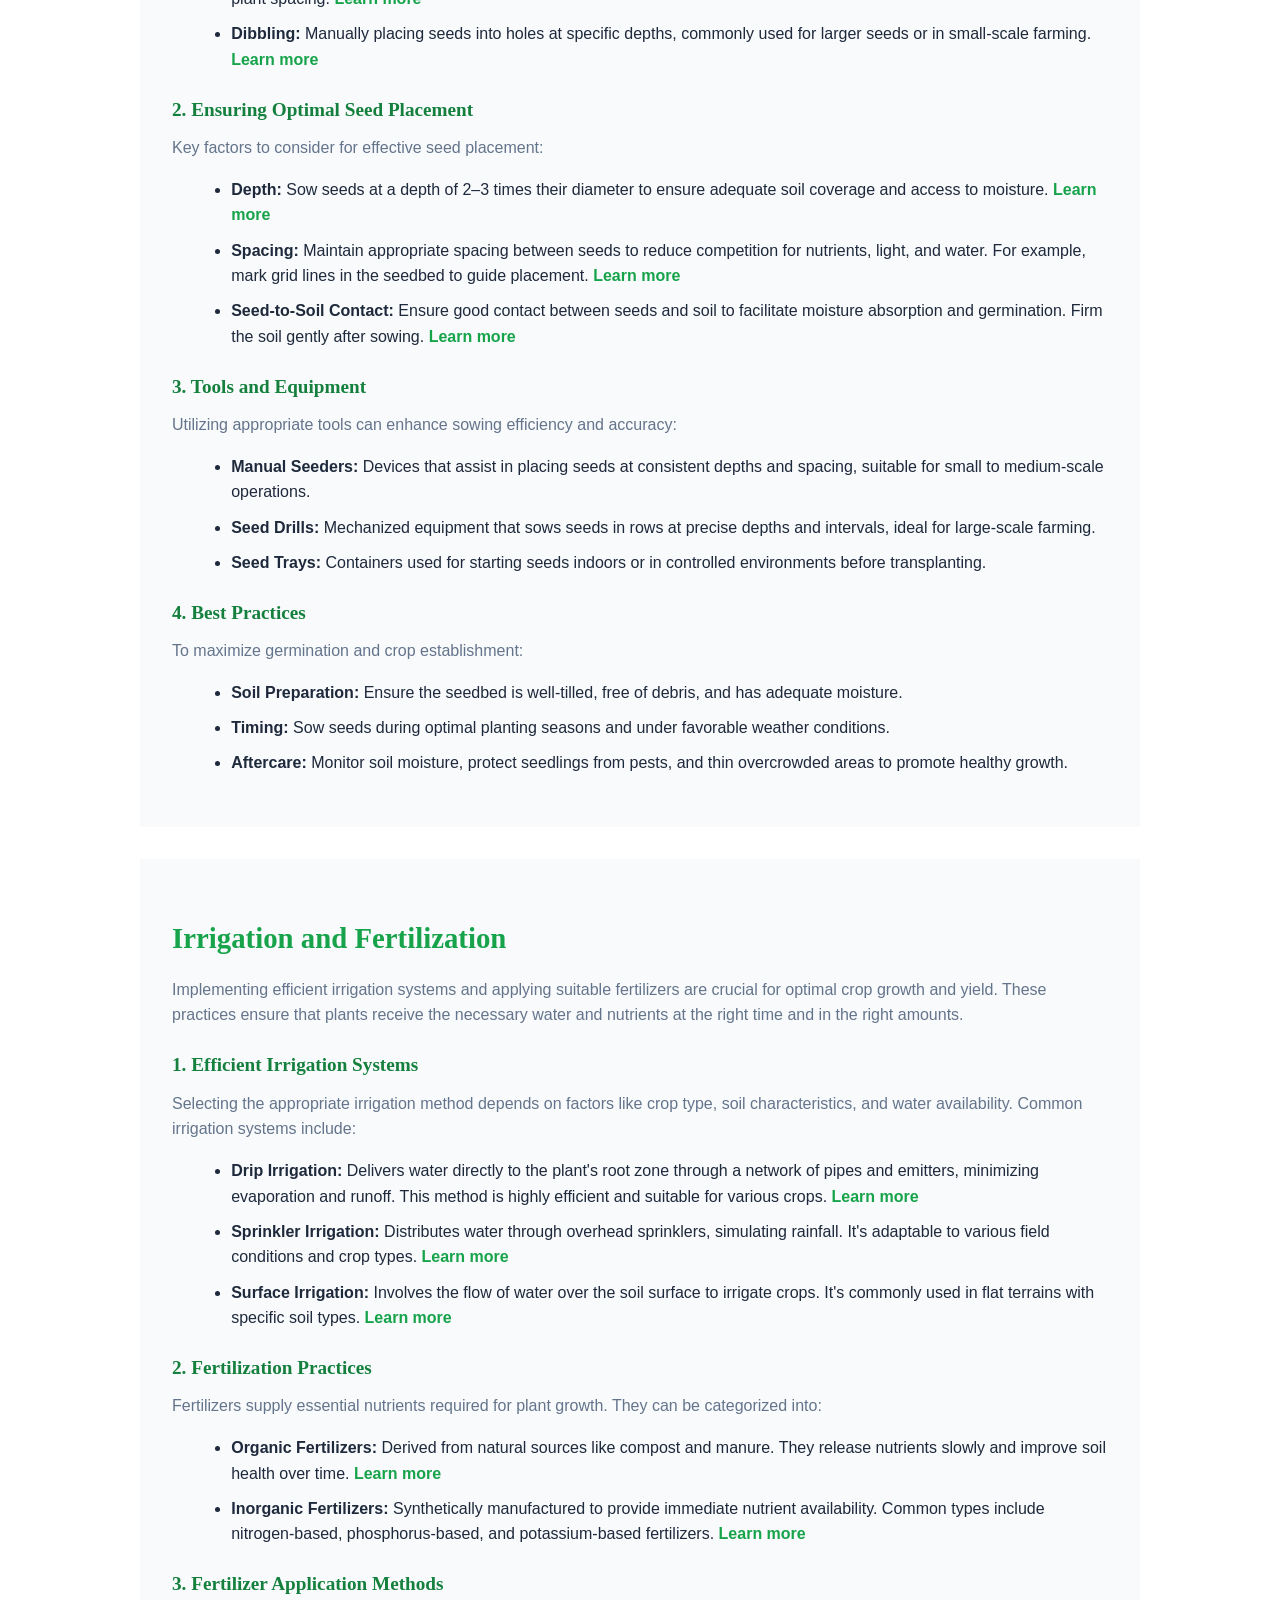
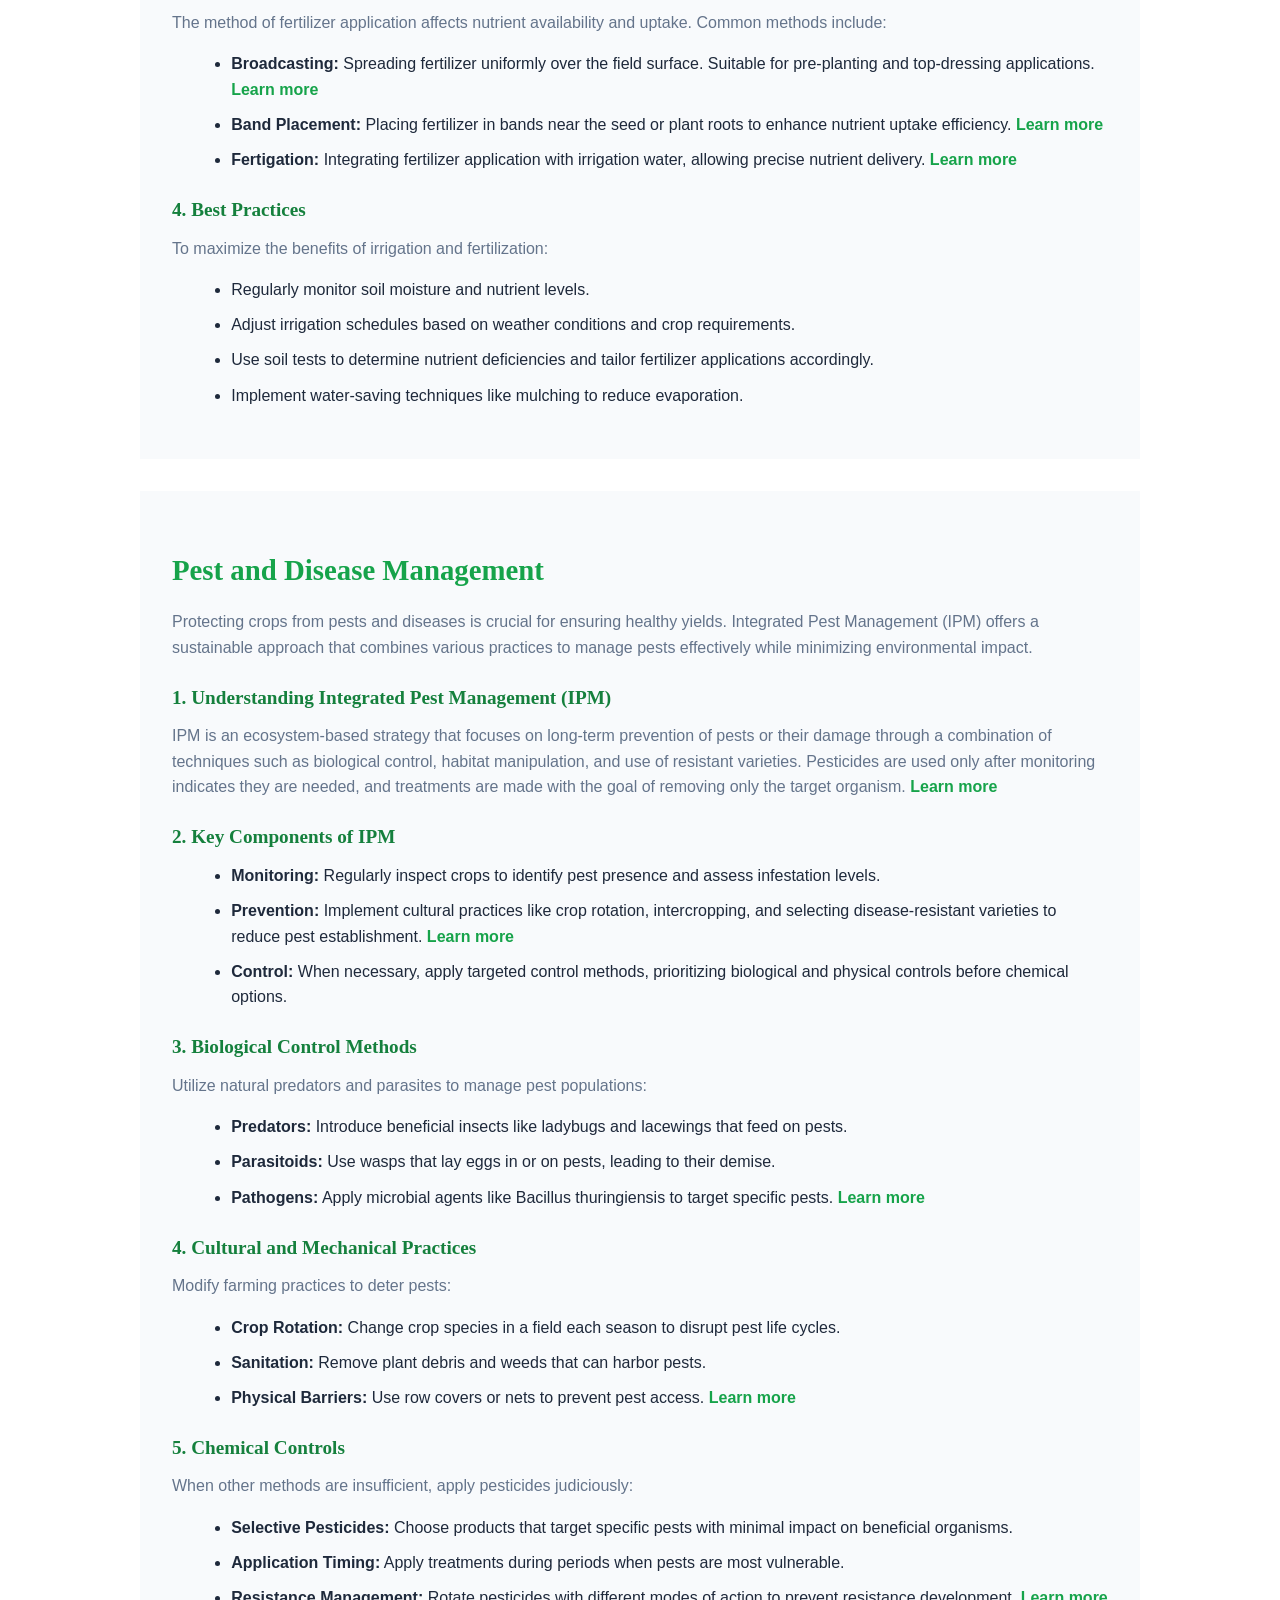
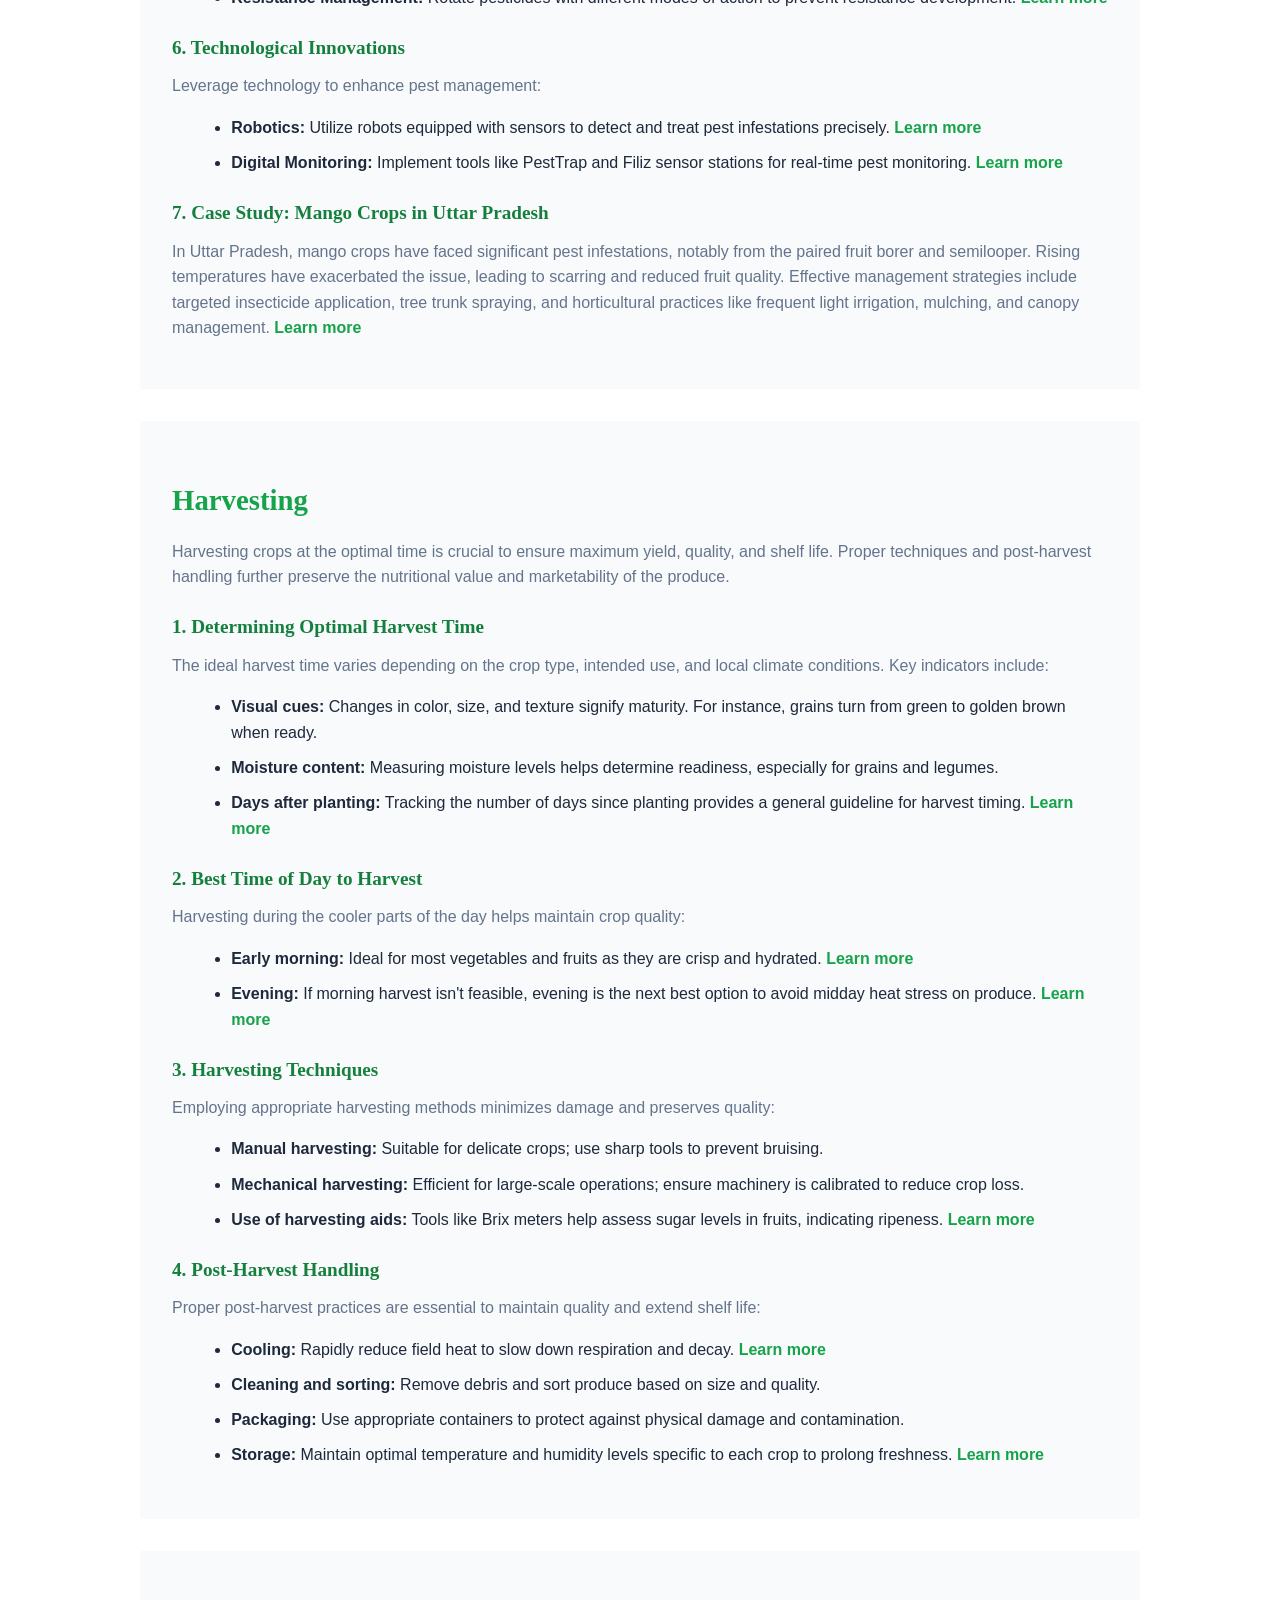
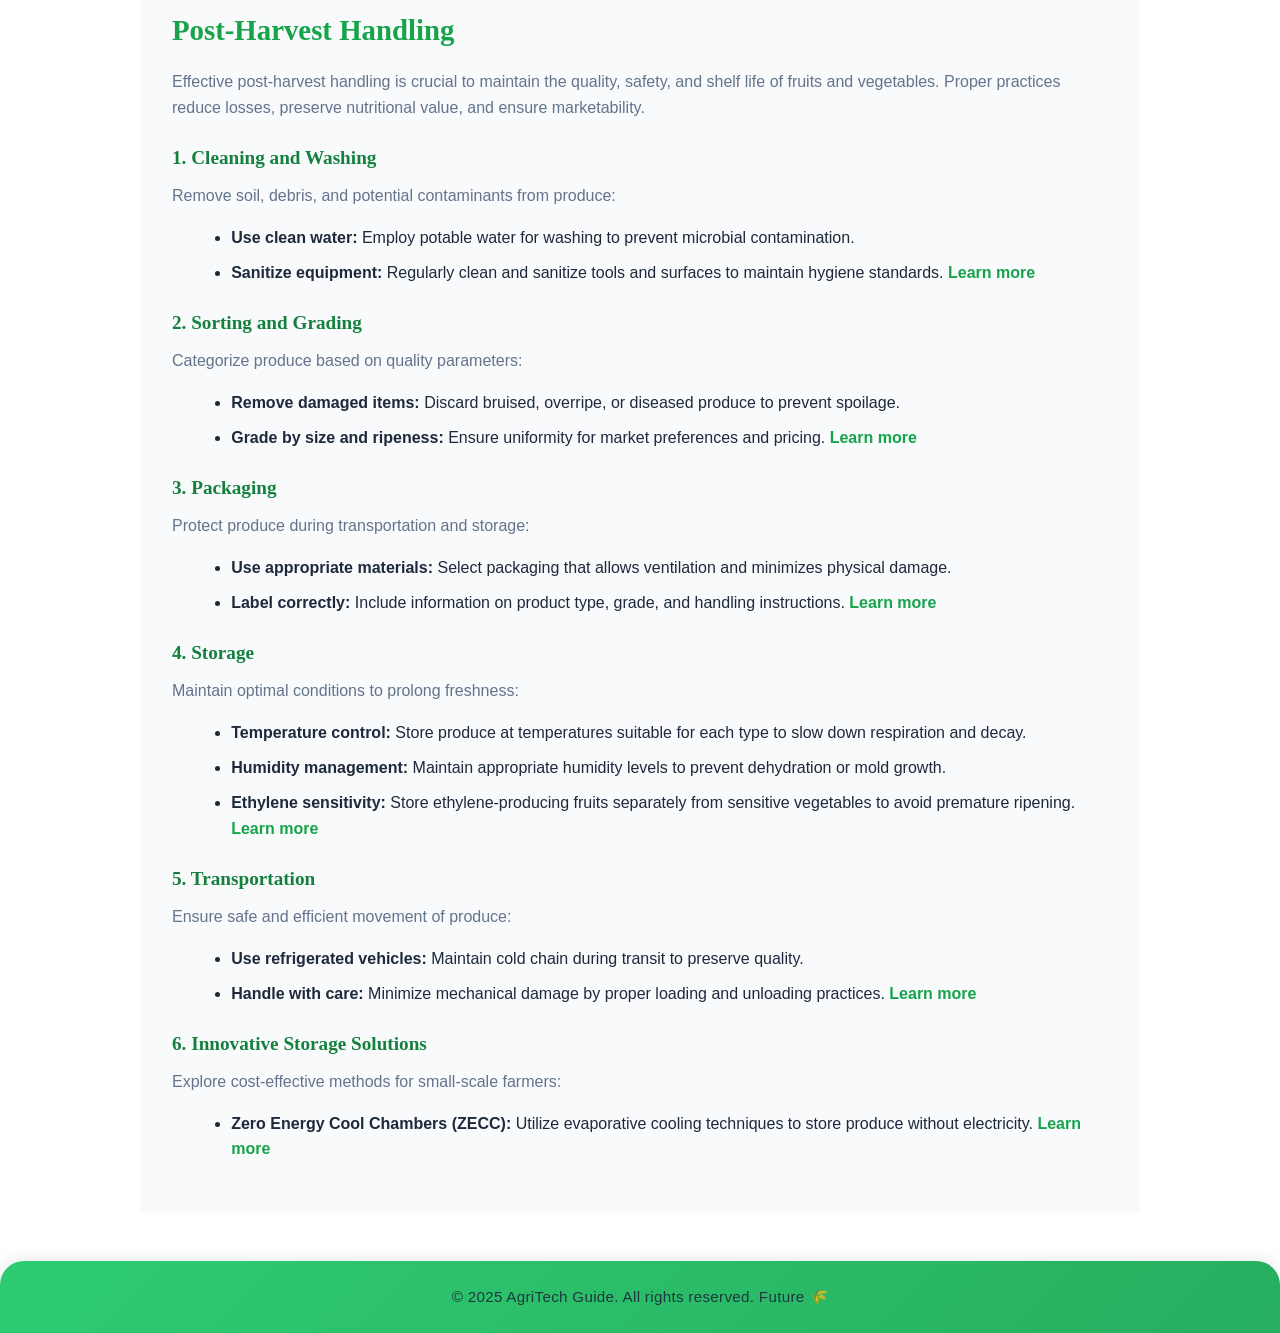
<file: plantation.html>
<!DOCTYPE html>
<html lang="en">
  <head>
    <link rel="icon" type="image/png" href="images/logo.png">
    <meta charset="UTF-8" />
    <meta name="viewport" content="width=device-width, initial-scale=1.0" />
    <title>AgriTech</title>
    <link rel="icon" type="image/png" href="/AgriTech/images/logo.png">
  <link rel="stylesheet" href="https://cdnjs.cloudflare.com/ajax/libs/font-awesome/6.5.0/css/all.min.css" />
  <link rel="preconnect" href="https://fonts.googleapis.com" />
  <link rel="preconnect" href="https://fonts.gstatic.com" crossorigin />
  <link href="https://fonts.googleapis.com/css2?family=Poppins:wght@300;400;500;600;700&display=swap"
    rel="stylesheet" />
    <link rel="stylesheet" href="plantation.css" />
    <link rel="stylesheet" href="theme.css" />
  </head>

  <body>
    <div class="scroll-indicator" id="scrollIndicator"></div>

    <header>
      <div class="header-content">
        <h1 class="header">AgriTech</h1>
        <div style="display: flex; gap: 1rem; align-items: center;">
          <button class="theme-toggle" aria-label="Toggle dark/light mode" style="background: rgba(255, 255, 255, 0.2); border: 1px solid rgba(255, 255, 255, 0.3); color: white;">
            <i class="fas fa-sun sun-icon"></i>
            <i class="fas fa-moon moon-icon"></i>
            <span class="theme-text">Light</span>
          </button>
          <a href="main.html" class="back-button"> ← Back to Main </a>
        </div>
      </div>

      <nav>
        <ul>
          <li><a href="#research-development">Research</a></li>
          <li><a href="#soil-preparation">Soil Preparation</a></li>
          <li><a href="#seed-sowing">Seed Sowing</a></li>
          <li>
            <a href="#irrigation-fertilization">Irrigation & Fertilization</a>
          </li>
          <li><a href="#pest-disease-management">Pest Management</a></li>
          <li><a href="#harvesting">Harvesting</a></li>
          <li><a href="#post-harvest">Post-Harvest Handling</a></li>
        </ul>
      </nav>
    </header>

    <main>
      <section id="research-development">
        <h2>Research and Development</h2>
        <p>
          Selecting the right crops for cultivation is a critical step in
          agricultural planning. It involves analyzing various factors such as
          climate, soil characteristics, and market demand to ensure optimal
          yield and profitability.
        </p>

        <h3>1. Assessing Climate Conditions</h3>
        <p>
          Climate plays a pivotal role in determining which crops can thrive in
          a particular region. Key climatic factors to consider include:
        </p>
        <ul>
          <li>
            <strong>Temperature Ranges:</strong> Understanding the average
            temperatures helps in selecting crops that can withstand local heat
            or cold.
          </li>
          <li>
            <strong>Rainfall Patterns:</strong> Analyzing annual precipitation
            and its distribution is essential, especially for rain-fed
            agriculture.
          </li>
          <li>
            <strong>Growing Season Length:</strong> The duration between the
            last and first frost dates influences the types of crops that can be
            grown.
          </li>
        </ul>
        <p>
          For instance, in regions like Vidarbha, Maharashtra, farmers are
          shifting from traditional crops like cotton and soybean to maize due
          to its higher yield and better market prices, despite challenges like
          wildlife intrusion.
        </p>

        <h3>2. Analyzing Soil Characteristics</h3>
        <p>
          Soil health is fundamental to crop productivity. Key soil factors
          include:
        </p>
        <ul>
          <li>
            <strong>Soil Type:</strong> Sandy, loamy, or clay soils have
            different water retention and nutrient profiles.
          </li>
          <li>
            <strong>pH Levels:</strong> Certain crops require specific pH ranges
            for optimal nutrient uptake.
          </li>
          <li>
            <strong>Nutrient Content:</strong> Assessing levels of nitrogen,
            phosphorus, potassium, and other micronutrients is crucial.
          </li>
        </ul>
        <p>
          Regular soil testing can guide amendments and crop selection. For
          example, legumes like beans and peas can enrich nitrogen-deficient
          soils.
        </p>

        <h3>3. Evaluating Market Demand</h3>
        <p>
          Understanding market trends ensures that the cultivated crops meet
          consumer needs and fetch profitable prices. Considerations include:
        </p>
        <ul>
          <li>
            <strong>Local Consumption Patterns:</strong> Growing crops that are
            staples in the local diet can ensure steady demand.
          </li>
          <li>
            <strong>Export Potential:</strong> Some crops may have higher value
            in international markets.
          </li>
          <li>
            <strong>Price Volatility:</strong> Analyzing historical price data
            can help in choosing crops with stable returns.
          </li>
        </ul>
        <p>
          Incorporating market research into crop planning can enhance
          profitability.
        </p>

        <h3>4. Leveraging Technology and Data</h3>
        <p>Modern tools can assist in making informed decisions:</p>
        <ul>
          <li>
            <strong>Machine Learning Models:</strong> These can predict suitable
            crops based on historical data, climate forecasts, and soil
            conditions.
          </li>
          <li>
            <strong>Geographic Information Systems (GIS):</strong> GIS can map
            soil types, rainfall patterns, and other variables to aid in crop
            selection.
          </li>
          <li>
            <strong>Mobile Applications:</strong> Apps can provide real-time
            data on weather, market prices, and best practices.
          </li>
        </ul>
        <p>
          By integrating these technologies, farmers can optimize crop choices
          and enhance resilience to climate variability.
        </p>
      </section>

      <section id="soil-preparation">
        <h2>Soil Preparation</h2>
        <p>
          Proper soil preparation is essential for successful crop cultivation.
          It involves several key steps to ensure the soil is fertile,
          well-structured, and ready to support healthy plant growth.
        </p>

        <h3>1. Soil Testing and Analysis</h3>
        <p>
          Begin by testing the soil to determine its pH level, nutrient content,
          and texture. This information helps in identifying necessary
          amendments to optimize soil fertility.
        </p>

        <h3>2. Clearing the Land</h3>
        <p>
          Remove any existing vegetation, rocks, and debris from the field. This
          can be done manually or with the help of machinery, depending on the
          size of the land.
        </p>

        <h3>3. Ploughing</h3>
        <p>
          Ploughing involves turning over the top layer of soil to loosen it,
          improve aeration, and incorporate organic matter. This process also
          helps in controlling weeds and pests.
        </p>

        <h3>4. Harrowing</h3>
        <p>
          After ploughing, harrowing is performed to break up large soil clumps
          and create a fine tilth suitable for planting. It also aids in
          leveling the soil surface.
        </p>

        <h3>5. Levelling</h3>
        <p>
          Level the field to ensure uniform water distribution during irrigation
          and prevent waterlogging. This can be achieved using leveling tools or
          machinery.
        </p>

        <h3>6. Incorporating Organic Matter</h3>
        <p>
          Add compost, aged manure, or other organic materials to enrich the
          soil with nutrients, enhance its structure, and promote beneficial
          microbial activity.
        </p>

        <h3>7. Moisture Management</h3>
        <p>
          Ensure the soil has adequate moisture content before planting. Overly
          dry or waterlogged soils can hinder seed germination and root
          development.
        </p>

        <h3>8. Final Soil Preparation</h3>
        <p>
          Before sowing seeds, perform a final check to ensure the soil is
          well-prepared, free of weeds, and has the appropriate structure and
          moisture levels for planting.
        </p>
      </section>

      <section id="seed-sowing">
        <h2>Seed Sowing</h2>
        <p>
          Proper seed sowing is crucial for successful crop cultivation. It
          involves selecting appropriate methods and ensuring optimal seed
          placement to promote healthy germination and growth.
        </p>

        <h3>1. Choosing the Right Sowing Method</h3>
        <p>
          Different crops and field conditions require specific sowing
          techniques:
        </p>
        <ul>
          <li>
            <strong>Broadcast Seeding:</strong> Scattering seeds evenly over the
            soil surface, suitable for cover crops and lawns. This method is
            quick but may result in uneven distribution and depth.
            <a
              href="https://en.wikipedia.org/wiki/Broadcast_seeding"
              target="_blank"
              >Learn more</a
            >
          </li>
          <li>
            <strong>Drill Seeding:</strong> Using a seed drill to place seeds at
            uniform depth and spacing, enhancing seed-to-soil contact and
            germination rates.
            <a href="https://en.wikipedia.org/wiki/Seed_drill" target="_blank"
              >Learn more</a
            >
          </li>
          <li>
            <strong>Precision Seeding:</strong> Placing individual seeds at
            exact intervals and depths, reducing seed wastage and ensuring
            optimal plant spacing.
            <a
              href="https://en.wikipedia.org/wiki/Precision_seeding"
              target="_blank"
              >Learn more</a
            >
          </li>
          <li>
            <strong>Dibbling:</strong> Manually placing seeds into holes at
            specific depths, commonly used for larger seeds or in small-scale
            farming.
            <a
              href="https://eagri.org/eagri50/FMP211/lec08.html"
              target="_blank"
              >Learn more</a
            >
          </li>
        </ul>

        <h3>2. Ensuring Optimal Seed Placement</h3>
        <p>Key factors to consider for effective seed placement:</p>
        <ul>
          <li>
            <strong>Depth:</strong> Sow seeds at a depth of 2–3 times their
            diameter to ensure adequate soil coverage and access to moisture.
            <a href="https://en.wikipedia.org/wiki/Sowing" target="_blank"
              >Learn more</a
            >
          </li>
          <li>
            <strong>Spacing:</strong> Maintain appropriate spacing between seeds
            to reduce competition for nutrients, light, and water. For example,
            mark grid lines in the seedbed to guide placement.
            <a
              href="https://extension.psu.edu/sowing-annual-seeds"
              target="_blank"
              >Learn more</a
            >
          </li>
          <li>
            <strong>Seed-to-Soil Contact:</strong> Ensure good contact between
            seeds and soil to facilitate moisture absorption and germination.
            Firm the soil gently after sowing.
            <a
              href="https://www.nrcs.usda.gov/plantmaterials/azpmctn13355.pdf"
              target="_blank"
              >Learn more</a
            >
          </li>
        </ul>

        <h3>3. Tools and Equipment</h3>
        <p>
          Utilizing appropriate tools can enhance sowing efficiency and
          accuracy:
        </p>
        <ul>
          <li>
            <strong>Manual Seeders:</strong> Devices that assist in placing
            seeds at consistent depths and spacing, suitable for small to
            medium-scale operations.
          </li>
          <li>
            <strong>Seed Drills:</strong> Mechanized equipment that sows seeds
            in rows at precise depths and intervals, ideal for large-scale
            farming.
          </li>
          <li>
            <strong>Seed Trays:</strong> Containers used for starting seeds
            indoors or in controlled environments before transplanting.
          </li>
        </ul>

        <h3>4. Best Practices</h3>
        <p>To maximize germination and crop establishment:</p>
        <ul>
          <li>
            <strong>Soil Preparation:</strong> Ensure the seedbed is
            well-tilled, free of debris, and has adequate moisture.
          </li>
          <li>
            <strong>Timing:</strong> Sow seeds during optimal planting seasons
            and under favorable weather conditions.
          </li>
          <li>
            <strong>Aftercare:</strong> Monitor soil moisture, protect seedlings
            from pests, and thin overcrowded areas to promote healthy growth.
          </li>
        </ul>
      </section>

      <section id="irrigation-fertilization">
        <h2>Irrigation and Fertilization</h2>
        <p>
          Implementing efficient irrigation systems and applying suitable
          fertilizers are crucial for optimal crop growth and yield. These
          practices ensure that plants receive the necessary water and nutrients
          at the right time and in the right amounts.
        </p>

        <h3>1. Efficient Irrigation Systems</h3>
        <p>
          Selecting the appropriate irrigation method depends on factors like
          crop type, soil characteristics, and water availability. Common
          irrigation systems include:
        </p>
        <ul>
          <li>
            <strong>Drip Irrigation:</strong> Delivers water directly to the
            plant's root zone through a network of pipes and emitters,
            minimizing evaporation and runoff. This method is highly efficient
            and suitable for various crops.
            <a
              href="https://en.wikipedia.org/wiki/Drip_irrigation"
              target="_blank"
              >Learn more</a
            >
          </li>
          <li>
            <strong>Sprinkler Irrigation:</strong> Distributes water through
            overhead sprinklers, simulating rainfall. It's adaptable to various
            field conditions and crop types.
            <a
              href="https://www.nrcs.usda.gov/sites/default/files/2023-01/Selecting%20an%20Irrigation%20System-%20Small%20Scale%20Solutions%20for%20your%20Farm.pdf"
              target="_blank"
              >Learn more</a
            >
          </li>
          <li>
            <strong>Surface Irrigation:</strong> Involves the flow of water over
            the soil surface to irrigate crops. It's commonly used in flat
            terrains with specific soil types.
            <a
              href="https://www.nrcs.usda.gov/sites/default/files/2023-01/Selecting%20an%20Irrigation%20System-%20Small%20Scale%20Solutions%20for%20your%20Farm.pdf"
              target="_blank"
              >Learn more</a
            >
          </li>
        </ul>

        <h3>2. Fertilization Practices</h3>
        <p>
          Fertilizers supply essential nutrients required for plant growth. They
          can be categorized into:
        </p>
        <ul>
          <li>
            <strong>Organic Fertilizers:</strong> Derived from natural sources
            like compost and manure. They release nutrients slowly and improve
            soil health over time.
            <a href="https://eos.com/blog/types-of-fertilizers/" target="_blank"
              >Learn more</a
            >
          </li>
          <li>
            <strong>Inorganic Fertilizers:</strong> Synthetically manufactured
            to provide immediate nutrient availability. Common types include
            nitrogen-based, phosphorus-based, and potassium-based fertilizers.
            <a href="https://eos.com/blog/types-of-fertilizers/" target="_blank"
              >Learn more</a
            >
          </li>
        </ul>

        <h3>3. Fertilizer Application Methods</h3>
        <p>
          The method of fertilizer application affects nutrient availability and
          uptake. Common methods include:
        </p>
        <ul>
          <li>
            <strong>Broadcasting:</strong> Spreading fertilizer uniformly over
            the field surface. Suitable for pre-planting and top-dressing
            applications.
            <a
              href="https://agritech.tnau.ac.in/agriculture/agri_nutrientmgt_methodsoffertilizerappln.html"
              target="_blank"
              >Learn more</a
            >
          </li>
          <li>
            <strong>Band Placement:</strong> Placing fertilizer in bands near
            the seed or plant roots to enhance nutrient uptake efficiency.
            <a
              href="https://agritech.tnau.ac.in/agriculture/agri_nutrientmgt_methodsoffertilizerappln.html"
              target="_blank"
              >Learn more</a
            >
          </li>
          <li>
            <strong>Fertigation:</strong> Integrating fertilizer application
            with irrigation water, allowing precise nutrient delivery.
            <a href="https://en.wikipedia.org/wiki/Fertigation" target="_blank"
              >Learn more</a
            >
          </li>
        </ul>

        <h3>4. Best Practices</h3>
        <p>To maximize the benefits of irrigation and fertilization:</p>
        <ul>
          <li>Regularly monitor soil moisture and nutrient levels.</li>
          <li>
            Adjust irrigation schedules based on weather conditions and crop
            requirements.
          </li>
          <li>
            Use soil tests to determine nutrient deficiencies and tailor
            fertilizer applications accordingly.
          </li>
          <li>
            Implement water-saving techniques like mulching to reduce
            evaporation.
          </li>
        </ul>
      </section>

      <section id="pest-disease-management">
        <h2>Pest and Disease Management</h2>
        <p>
          Protecting crops from pests and diseases is crucial for ensuring
          healthy yields. Integrated Pest Management (IPM) offers a sustainable
          approach that combines various practices to manage pests effectively
          while minimizing environmental impact.
        </p>

        <h3>1. Understanding Integrated Pest Management (IPM)</h3>
        <p>
          IPM is an ecosystem-based strategy that focuses on long-term
          prevention of pests or their damage through a combination of
          techniques such as biological control, habitat manipulation, and use
          of resistant varieties. Pesticides are used only after monitoring
          indicates they are needed, and treatments are made with the goal of
          removing only the target organism.
          <a href="https://ipm.ucanr.edu/whatisipm/" target="_blank"
            >Learn more</a
          >
        </p>

        <h3>2. Key Components of IPM</h3>
        <ul>
          <li>
            <strong>Monitoring:</strong> Regularly inspect crops to identify
            pest presence and assess infestation levels.
          </li>
          <li>
            <strong>Prevention:</strong> Implement cultural practices like crop
            rotation, intercropping, and selecting disease-resistant varieties
            to reduce pest establishment.
            <a
              href="https://eos.com/blog/integrated-pest-management/"
              target="_blank"
              >Learn more</a
            >
          </li>
          <li>
            <strong>Control:</strong> When necessary, apply targeted control
            methods, prioritizing biological and physical controls before
            chemical options.
          </li>
        </ul>

        <h3>3. Biological Control Methods</h3>
        <p>
          Utilize natural predators and parasites to manage pest populations:
        </p>
        <ul>
          <li>
            <strong>Predators:</strong> Introduce beneficial insects like
            ladybugs and lacewings that feed on pests.
          </li>
          <li>
            <strong>Parasitoids:</strong> Use wasps that lay eggs in or on
            pests, leading to their demise.
          </li>
          <li>
            <strong>Pathogens:</strong> Apply microbial agents like Bacillus
            thuringiensis to target specific pests.
            <a
              href="https://en.wikipedia.org/wiki/Biological_pest_control"
              target="_blank"
              >Learn more</a
            >
          </li>
        </ul>

        <h3>4. Cultural and Mechanical Practices</h3>
        <p>Modify farming practices to deter pests:</p>
        <ul>
          <li>
            <strong>Crop Rotation:</strong> Change crop species in a field each
            season to disrupt pest life cycles.
          </li>
          <li>
            <strong>Sanitation:</strong> Remove plant debris and weeds that can
            harbor pests.
          </li>
          <li>
            <strong>Physical Barriers:</strong> Use row covers or nets to
            prevent pest access.
            <a
              href="https://en.wikipedia.org/wiki/Cultural_control"
              target="_blank"
              >Learn more</a
            >
          </li>
        </ul>

        <h3>5. Chemical Controls</h3>
        <p>
          When other methods are insufficient, apply pesticides judiciously:
        </p>
        <ul>
          <li>
            <strong>Selective Pesticides:</strong> Choose products that target
            specific pests with minimal impact on beneficial organisms.
          </li>
          <li>
            <strong>Application Timing:</strong> Apply treatments during periods
            when pests are most vulnerable.
          </li>
          <li>
            <strong>Resistance Management:</strong> Rotate pesticides with
            different modes of action to prevent resistance development.
            <a
              href="https://www.epa.gov/safepestcontrol/integrated-pest-management-ipm-principles"
              target="_blank"
              >Learn more</a
            >
          </li>
        </ul>

        <h3>6. Technological Innovations</h3>
        <p>Leverage technology to enhance pest management:</p>
        <ul>
          <li>
            <strong>Robotics:</strong> Utilize robots equipped with sensors to
            detect and treat pest infestations precisely.
            <a
              href="https://timesofindia.indiatimes.com/city/kolkata/iit-kgp-robot-to-help-keep-your-crop-pest-free/articleshow/121195143.cms"
              target="_blank"
              >Learn more</a
            >
          </li>
          <li>
            <strong>Digital Monitoring:</strong> Implement tools like PestTrap
            and Filiz sensor stations for real-time pest monitoring.
            <a
              href="https://www.doktar.com/en/blog/digital-agtech/what-are-the-best-practices-for-managing-agricultural-pests/"
              target="_blank"
              >Learn more</a
            >
          </li>
        </ul>

        <h3>7. Case Study: Mango Crops in Uttar Pradesh</h3>
        <p>
          In Uttar Pradesh, mango crops have faced significant pest
          infestations, notably from the paired fruit borer and semilooper.
          Rising temperatures have exacerbated the issue, leading to scarring
          and reduced fruit quality. Effective management strategies include
          targeted insecticide application, tree trunk spraying, and
          horticultural practices like frequent light irrigation, mulching, and
          canopy management.
          <a
            href="https://timesofindia.indiatimes.com/city/lucknow/pest-attack-hits-mango-crop-in-up-quality-at-risk/articleshow/121219275.cms"
            target="_blank"
            >Learn more</a
          >
        </p>
      </section>

      <section id="harvesting">
        <h2>Harvesting</h2>
        <p>
          Harvesting crops at the optimal time is crucial to ensure maximum
          yield, quality, and shelf life. Proper techniques and post-harvest
          handling further preserve the nutritional value and marketability of
          the produce.
        </p>

        <h3>1. Determining Optimal Harvest Time</h3>
        <p>
          The ideal harvest time varies depending on the crop type, intended
          use, and local climate conditions. Key indicators include:
        </p>
        <ul>
          <li>
            <strong>Visual cues:</strong> Changes in color, size, and texture
            signify maturity. For instance, grains turn from green to golden
            brown when ready.
          </li>
          <li>
            <strong>Moisture content:</strong> Measuring moisture levels helps
            determine readiness, especially for grains and legumes.
          </li>
          <li>
            <strong>Days after planting:</strong> Tracking the number of days
            since planting provides a general guideline for harvest timing.
            <a
              href="https://www.researchgate.net/post/What_is_the_optimal_time_to_harvest_crops"
              target="_blank"
              >Learn more</a
            >
          </li>
        </ul>

        <h3>2. Best Time of Day to Harvest</h3>
        <p>
          Harvesting during the cooler parts of the day helps maintain crop
          quality:
        </p>
        <ul>
          <li>
            <strong>Early morning:</strong> Ideal for most vegetables and fruits
            as they are crisp and hydrated.
            <a
              href="https://piedmontmastergardeners.org/article/guidelines-for-harvesting-vegetables/"
              target="_blank"
              >Learn more</a
            >
          </li>
          <li>
            <strong>Evening:</strong> If morning harvest isn't feasible, evening
            is the next best option to avoid midday heat stress on produce.
            <a
              href="https://www.sare.org/wp-content/uploads/Harvesting_Crops_for_Market.pdf"
              target="_blank"
              >Learn more</a
            >
          </li>
        </ul>

        <h3>3. Harvesting Techniques</h3>
        <p>
          Employing appropriate harvesting methods minimizes damage and
          preserves quality:
        </p>
        <ul>
          <li>
            <strong>Manual harvesting:</strong> Suitable for delicate crops; use
            sharp tools to prevent bruising.
          </li>
          <li>
            <strong>Mechanical harvesting:</strong> Efficient for large-scale
            operations; ensure machinery is calibrated to reduce crop loss.
          </li>
          <li>
            <strong>Use of harvesting aids:</strong> Tools like Brix meters help
            assess sugar levels in fruits, indicating ripeness.
            <a
              href="https://www.thrivelot.com/resources/how-harvest-timing-impacts-garden-yield-and-flavor"
              target="_blank"
              >Learn more</a
            >
          </li>
        </ul>

        <h3>4. Post-Harvest Handling</h3>
        <p>
          Proper post-harvest practices are essential to maintain quality and
          extend shelf life:
        </p>
        <ul>
          <li>
            <strong>Cooling:</strong> Rapidly reduce field heat to slow down
            respiration and decay.
            <a
              href="https://urbanagriculture.horticulture.wisc.edu/postharvest-management/"
              target="_blank"
              >Learn more</a
            >
          </li>
          <li>
            <strong>Cleaning and sorting:</strong> Remove debris and sort
            produce based on size and quality.
          </li>
          <li>
            <strong>Packaging:</strong> Use appropriate containers to protect
            against physical damage and contamination.
          </li>
          <li>
            <strong>Storage:</strong> Maintain optimal temperature and humidity
            levels specific to each crop to prolong freshness.
            <a
              href="https://agriculture.institute/post-harvest-mgt-principles/"
              target="_blank"
              >Learn more</a
            >
          </li>
        </ul>
      </section>

      <section id="post-harvest">
        <h2>Post-Harvest Handling</h2>
        <p>
          Effective post-harvest handling is crucial to maintain the quality,
          safety, and shelf life of fruits and vegetables. Proper practices
          reduce losses, preserve nutritional value, and ensure marketability.
        </p>

        <h3>1. Cleaning and Washing</h3>
        <p>Remove soil, debris, and potential contaminants from produce:</p>
        <ul>
          <li>
            <strong>Use clean water:</strong> Employ potable water for washing
            to prevent microbial contamination.
          </li>
          <li>
            <strong>Sanitize equipment:</strong> Regularly clean and sanitize
            tools and surfaces to maintain hygiene standards.
            <a
              href="https://www.food-safety.com/articles/857-best-practices-in-produce-postharvest-handling-and-sanitation"
              target="_blank"
              >Learn more</a
            >
          </li>
        </ul>

        <h3>2. Sorting and Grading</h3>
        <p>Categorize produce based on quality parameters:</p>
        <ul>
          <li>
            <strong>Remove damaged items:</strong> Discard bruised, overripe, or
            diseased produce to prevent spoilage.
          </li>
          <li>
            <strong>Grade by size and ripeness:</strong> Ensure uniformity for
            market preferences and pricing.
            <a
              href="https://www.postharvest.com/blog/a-guide-to-post-harvest-treatment-and-handling-of-fruits-and-vegetables"
              target="_blank"
              >Learn more</a
            >
          </li>
        </ul>

        <h3>3. Packaging</h3>
        <p>Protect produce during transportation and storage:</p>
        <ul>
          <li>
            <strong>Use appropriate materials:</strong> Select packaging that
            allows ventilation and minimizes physical damage.
          </li>
          <li>
            <strong>Label correctly:</strong> Include information on product
            type, grade, and handling instructions.
            <a
              href="https://farmwella.com/5-best-practices-for-post-harvest-handling-and-processing/"
              target="_blank"
              >Learn more</a
            >
          </li>
        </ul>

        <h3>4. Storage</h3>
        <p>Maintain optimal conditions to prolong freshness:</p>
        <ul>
          <li>
            <strong>Temperature control:</strong> Store produce at temperatures
            suitable for each type to slow down respiration and decay.
          </li>
          <li>
            <strong>Humidity management:</strong> Maintain appropriate humidity
            levels to prevent dehydration or mold growth.
          </li>
          <li>
            <strong>Ethylene sensitivity:</strong> Store ethylene-producing
            fruits separately from sensitive vegetables to avoid premature
            ripening.
            <a
              href="https://urbanagriculture.horticulture.wisc.edu/postharvest-management/"
              target="_blank"
              >Learn more</a
            >
          </li>
        </ul>

        <h3>5. Transportation</h3>
        <p>Ensure safe and efficient movement of produce:</p>
        <ul>
          <li>
            <strong>Use refrigerated vehicles:</strong> Maintain cold chain
            during transit to preserve quality.
          </li>
          <li>
            <strong>Handle with care:</strong> Minimize mechanical damage by
            proper loading and unloading practices.
            <a href="https://www.mdpi.com/2071-1050/15/2/1331" target="_blank"
              >Learn more</a
            >
          </li>
        </ul>

        <h3>6. Innovative Storage Solutions</h3>
        <p>Explore cost-effective methods for small-scale farmers:</p>
        <ul>
          <li>
            <strong>Zero Energy Cool Chambers (ZECC):</strong> Utilize
            evaporative cooling techniques to store produce without electricity.
            <a
              href="https://en.wikipedia.org/wiki/Evaporative_cooling_chambers"
              target="_blank"
              >Learn more</a
            >
          </li>
        </ul>
      </section>
    </main>

    <footer>
      <p>
        &copy; 2025 AgriTech Guide. All rights reserved.
        Future 🌾
      </p>
    </footer>
<!-- Floating Chatbot Button -->
<a href="chat.html" id="chatbotBtn" title="Chat with us" aria-label="AI Assistant">
  <i class="fas fa-robot"></i>
</a>
    <script src="plantation.js"></script>
    <script src="theme.js"></script>
  </body>
</html>
</file>
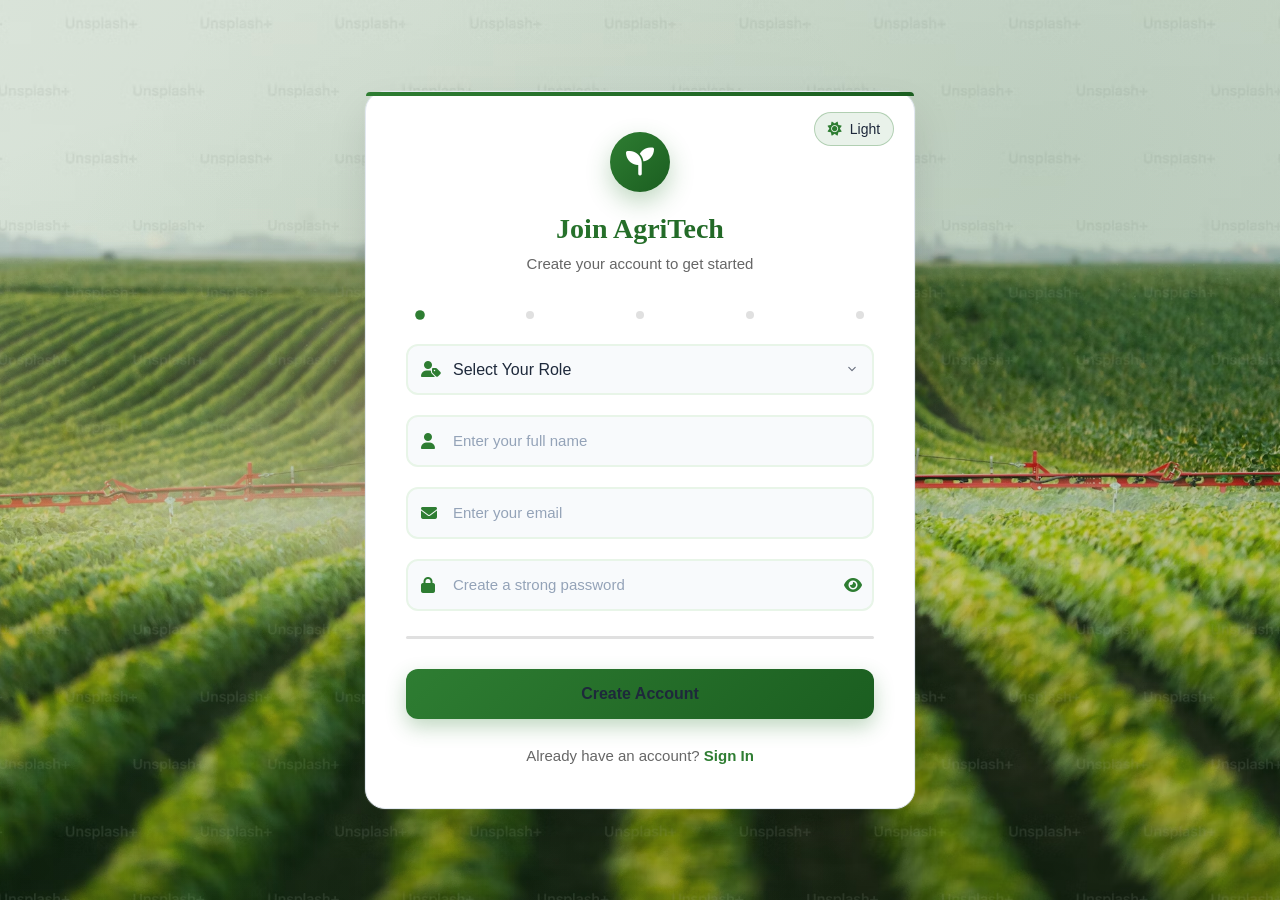
<file: register.html>
<!DOCTYPE html>
<html lang="en">
<head>
  <link rel="icon" type="image/png" href="images/logo.png">
  <meta charset="UTF-8">
  <meta name="viewport" content="width=device-width, initial-scale=1.0">
  <link rel="stylesheet" href="https://cdnjs.cloudflare.com/ajax/libs/font-awesome/6.4.0/css/all.min.css">
  <title>Register - AgriTech</title>
  <link rel="icon" type="image/png" href="/AgriTech/images/logo.png">
  <link rel="stylesheet" href="register.css">
  <link rel="stylesheet" href="theme.css">
</head>
<body>
  <div class="form-container">
    <div style="position: absolute; top: 20px; right: 20px;">
      <button class="theme-toggle" aria-label="Toggle dark/light mode" style="background: rgba(46, 125, 50, 0.1); border: 1px solid rgba(46, 125, 50, 0.3); color: #2e7d32;">
        <i class="fas fa-sun sun-icon"></i>
        <i class="fas fa-moon moon-icon"></i>
        <span class="theme-text">Light</span>
      </button>
    </div>
    
    <div class="brand-section">
      <div class="brand-icon">
        <i class="fas fa-seedling"></i>
      </div>
      <h2>Join AgriTech</h2>
      <p class="form-subtitle">Create your account to get started</p>
    </div>
    
    <!-- Form progress indicator -->
    <div class="form-progress">
      <div class="progress-step active" id="step-1"></div>
      <div class="progress-step" id="step-2"></div>
      <div class="progress-step" id="step-3"></div>
      <div class="progress-step" id="step-4"></div>
      <div class="progress-step" id="step-5"></div>
    </div>
    
    <form onsubmit="handleRegister(event)">
      <div class="input-group">
        <i class="fas fa-user-tag role-buyer" id="role-icon"></i>
        <select id="role" required onchange="updateRoleIcon()">
          <option value="">Select Your Role</option>
          <option value="buyer">🛒 Buyer</option>
          <option value="farmer">🚜 Farmer</option>
          <option value="equipment">🔧 Equipment Shopkeeper</option>
          <option value="grocery">🏪 Grocery Shopkeeper</option>
        </select>
      </div>
      
      <div class="input-group">
        <i class="fas fa-user"></i>
        <input type="text" id="fullname" placeholder="Enter your full name" required>
      </div>
      
      <div class="input-group">
        <i class="fas fa-envelope"></i>
        <input type="email" id="email" placeholder="Enter your email" required>
      </div>
      
      <div class="input-group">
        <i class="fas fa-lock"></i>
        <input type="password" id="password" placeholder="Create a strong password" required oninput="checkPasswordStrength()">
        <button type="button" class="password-toggle" onclick="togglePassword()">
          <i class="fas fa-eye" id="password-eye"></i>
        </button>
      </div>
      
      <!-- Password strength indicator -->
      <div class="password-strength">
        <div class="strength-bar" id="strength-bar"></div>
      </div>
      <div class="strength-text" id="strength-text"></div>
      
      <button type="submit" id="register-btn">
        <span id="register-text">Create Account</span>
      </button>
      
      <p>Already have an account? <a href="login.html">Sign In</a></p>
    </form>
  </div>

  <script src="register.js"></script>
  <script src="theme.js"></script>
  <script src="auth.js"></script>
  <script>
    // Redirect if already logged in
    document.addEventListener('DOMContentLoaded', () => {
      redirectIfLoggedIn();
    });
  </script>
</body>
</html>
</file>
<file: style.css>
/* Theme System - Dark/Light Mode */
    :root {
      /* Light mode colors */
      --bg-primary: #ffffff;
      --bg-secondary: #f8fafc;
      --bg-tertiary: #f1f5f9;
      --text-primary: #1e293b;
      --text-secondary: #64748b;
      --text-muted: #94a3b8;
      --border-color: #e2e8f0;
      --shadow-light: rgba(0, 0, 0, 0.05);
      --shadow-medium: rgba(0, 0, 0, 0.1);
      --shadow-heavy: rgba(0, 0, 0, 0.15);
      
      /* Agricultural green palette */
      --primary-green: #16a34a;
      --secondary-green: #22c55e;
      --accent-green: #4ade80;
      --light-green: #f0fdf4;
      --dark-green: #15803d;
      --green-hover: #15803d;
    }

    [data-theme="dark"] {
      /* Dark mode colors */
      --bg-primary: #0f172a;
      --bg-secondary: #1e293b;
      --bg-tertiary: #334155;
      --text-primary: #f8fafc;
      --text-secondary: #cbd5e1;
      --text-muted: #94a3b8;
      --border-color: #334155;
      --shadow-light: rgba(0, 0, 0, 0.3);
      --shadow-medium: rgba(0, 0, 0, 0.4);
      --shadow-heavy: rgba(0, 0, 0, 0.6);
      
      /* Adjusted green colors for dark mode */
      --light-green: #1a2e1a;
      --green-hover: #22c55e;
    }

    /* Base Styles */
    * {
      margin: 0;
      padding: 0;
      box-sizing: border-box;
    }

    body {
      font-family: 'Open Sans', -apple-system, BlinkMacSystemFont, sans-serif;
      background-color: var(--bg-primary);
      color: var(--text-primary);
      line-height: 1.6;
      transition: all 0.3s ease;
    }

    .serif {
      font-family: 'Libertinus Serif', Georgia, serif;
    }

    /* Navigation */
    .navbar {
      background: var(--bg-primary);
      backdrop-filter: blur(20px);
      border-bottom: 1px solid var(--border-color);
      position: sticky;
      top: 0;
      z-index: 100;
      padding: 1rem 2rem;
      transition: all 0.3s ease;
    }

    .navbar-content {
      max-width: 1200px;
      margin: 0 auto;
      display: flex;
      justify-content: space-between;
      align-items: center;
    }

    .brand .logo {
      font-family: 'Libertinus Serif', serif;
      font-size: 1.75rem;
      font-weight: 600;
      color: var(--primary-green);
      text-decoration: none;
    }

    .nav-buttons {
      display: flex;
      gap: 1rem;
      align-items: center;
    }

    .btn {
      padding: 0.5rem 1rem;
      border-radius: 8px;
      text-decoration: none;
      font-weight: 500;
      font-size: 0.875rem;
      transition: all 0.2s ease;
      border: none;
      cursor: pointer;
    }

    .btn-primary {
      background: var(--primary-green);
      color: white;
    }

    .btn-primary:hover {
      background: var(--green-hover);
      transform: translateY(-1px);
    }

    .btn-secondary {
      background: transparent;
      color: var(--text-primary);
      border: 1px solid var(--border-color);
    }

    .btn-secondary:hover {
      background: var(--bg-secondary);
    }

    /* Theme Toggle */
    .theme-toggle {
      position: relative;
      background: var(--bg-secondary);
      border: 1px solid var(--border-color);
      border-radius: 20px;
      padding: 0.5rem 0.75rem;
      cursor: pointer;
      transition: all 0.3s ease;
      display: flex;
      align-items: center;
      gap: 0.5rem;
      color: var(--text-primary);
      font-size: 0.875rem;
      font-weight: 500;
      min-width: 80px;
      justify-content: center;
    }

    .theme-toggle:hover {
      background: var(--bg-tertiary);
    }

    .theme-toggle i {
      font-size: 0.875rem;
      transition: all 0.3s ease;
    }

    .theme-toggle .sun-icon {
      opacity: 1;
      transform: rotate(0deg);
    }

    .theme-toggle .moon-icon {
      opacity: 0;
      transform: rotate(180deg);
      position: absolute;
      left: 12px;
    }

    [data-theme="dark"] .theme-toggle .sun-icon {
      opacity: 0;
      transform: rotate(180deg);
    }

    [data-theme="dark"] .theme-toggle .moon-icon {
      opacity: 1;
      transform: rotate(0deg);
    }

    /* Hero Section */
    .hero {
      background: linear-gradient(135deg, var(--light-green) 0%, var(--bg-secondary) 100%);
      padding: 4rem 2rem;
      text-align: center;
    }

    [data-theme="dark"] .hero {
      background: linear-gradient(135deg, var(--light-green) 0%, var(--bg-secondary) 100%);
    }

    .hero-content {
      max-width: 800px;
      margin: 0 auto;
    }

    .hero h2 {
      font-family: 'Libertinus Serif', serif;
      font-size: clamp(2rem, 5vw, 3.5rem);
      font-weight: 600;
      color: var(--text-primary);
      margin-bottom: 1.5rem;
      line-height: 1.2;
    }

    .hero p {
      font-size: 1.125rem;
      color: var(--text-secondary);
      margin-bottom: 2rem;
      line-height: 1.7;
    }

    .hero strong {
      color: var(--primary-green);
      font-weight: 600;
    }

    /* Features Section */
    .features {
      padding: 4rem 2rem;
      background: var(--bg-primary);
    }

    .features-container {
      max-width: 1200px;
      margin: 0 auto;
    }

    .features-title {
      font-family: 'Libertinus Serif', serif;
      text-align: center;
      font-size: 2.5rem;
      font-weight: 600;
      color: var(--text-primary);
      margin-bottom: 3rem;
    }

    .features-grid {
      display: grid;
      grid-template-columns: repeat(auto-fit, minmax(280px, 1fr));
      gap: 2rem;
    }

    .feature-card {
      background: var(--bg-secondary);
      border: 1px solid var(--border-color);
      border-radius: 16px;
      padding: 2rem;
      text-align: center;
      transition: all 0.3s ease;
      position: relative;
      overflow: hidden;
    }

    .feature-card::before {
      content: '';
      position: absolute;
      top: 0;
      left: 0;
      right: 0;
      height: 4px;
      background: var(--primary-green);
      transform: scaleX(0);
      transition: transform 0.3s ease;
    }

    .feature-card:hover {
      transform: translateY(-4px);
      box-shadow: 0 10px 25px var(--shadow-medium);
      border-color: var(--primary-green);
    }

    .feature-card:hover::before {
      transform: scaleX(1);
    }

    .feature-icon {
      font-size: 3rem;
      margin-bottom: 1rem;
      display: block;
    }

    .feature-title {
      font-family: 'Libertinus Serif', serif;
      font-size: 1.5rem;
      font-weight: 600;
      color: var(--text-primary);
      margin-bottom: 1rem;
    }

    .feature-description {
      color: var(--text-secondary);
      line-height: 1.6;
    }

    /* Carousel Section */
    .carousel {
      padding: 4rem 2rem;
      background: var(--bg-secondary);
      overflow: hidden;
    }

    .carousel-title {
      font-family: 'Libertinus Serif', serif;
      text-align: center;
      font-size: 2.5rem;
      font-weight: 600;
      color: var(--text-primary);
      margin-bottom: 3rem;
    }

    .slider {
      width: 100%;
      overflow: hidden;
      position: relative;
    }

    .slide-track {
      display: flex;
      animation: scroll 20s linear infinite;
      width: calc(300px * 12); /* 12 images total */
    }

    .slide-track img {
      width: 300px;
      height: 200px;
      object-fit: cover;
      border-radius: 12px;
      margin-right: 1rem;
      box-shadow: 0 4px 15px var(--shadow-light);
      transition: transform 0.3s ease;
    }

    .slide-track img:hover {
      transform: scale(1.05);
    }

    @keyframes scroll {
      0% { transform: translateX(0); }
      100% { transform: translateX(calc(-300px * 6 - 6rem)); } /* Move by 6 images */
    }

    /* CTA Section */
    .cta {
      background: linear-gradient(135deg, var(--primary-green), var(--secondary-green));
      color: white;
      padding: 4rem 2rem;
      text-align: center;
    }

    .cta-content {
      max-width: 600px;
      margin: 0 auto;
    }

    .cta h3 {
      font-family: 'Libertinus Serif', serif;
      font-size: 2.5rem;
      font-weight: 600;
      margin-bottom: 1rem;
    }

    .cta p {
      font-size: 1.125rem;
      margin-bottom: 2rem;
      opacity: 0.9;
    }

    .cta-button {
      display: inline-block;
      background: white;
      color: var(--primary-green);
      padding: 1rem 2rem;
      border-radius: 12px;
      text-decoration: none;
      font-weight: 600;
      font-size: 1.125rem;
      transition: all 0.3s ease;
      box-shadow: 0 4px 15px rgba(0, 0, 0, 0.1);
    }

    .cta-button:hover {
      transform: translateY(-2px);
      box-shadow: 0 8px 25px rgba(0, 0, 0, 0.2);
    }

    /* Footer */
    .site-footer {
      background: linear-gradient(135deg, var(--primary-green), var(--secondary-green));
      color: white;
      margin-top: auto;
      padding: 3rem 2rem 2rem;
    }

    .footer-inner {
      max-width: 1200px;
      margin: 0 auto;
      display: grid;
      grid-template-columns: repeat(auto-fit, minmax(250px, 1fr));
      gap: 2rem;
      align-items: flex-start;
    }

    .footer-brand {
      display: flex;
      flex-direction: column;
      gap: 1rem;
    }

    .footer-logo {
      width: 60px;
      height: 60px;
      border-radius: 12px;
      object-fit: cover;
      background: white;
      padding: 8px;
    }

    .site-footer h3,
    .site-footer h4 {
      font-family: 'Libertinus Serif', serif;
      margin: 0 0 1rem 0;
      font-weight: 600;
    }

    .site-footer h3 {
      font-size: 1.5rem;
    }

    .site-footer p {
      margin: 0;
      opacity: 0.9;
      line-height: 1.6;
    }

    .site-footer ul {
      list-style: none;
      padding: 0;
      margin: 0;
      display: flex;
      flex-direction: column;
      gap: 0.75rem;
    }

    .site-footer a {
      color: white;
      text-decoration: none;
      opacity: 0.9;
      transition: all 0.2s ease;
    }

    .site-footer a:hover {
      opacity: 1;
      transform: translateX(4px);
    }

    .footer-bottom {
      max-width: 1200px;
      margin: 2rem auto 0;
      padding-top: 2rem;
      border-top: 1px solid rgba(255, 255, 255, 0.2);
      text-align: center;
      font-size: 0.875rem;
      opacity: 0.8;
    }
/* Footer Links Hover Effect - classy visible */
.footer-links ul li a {
  position: relative;
  color: #fff; /* white text */
  text-decoration: none;
  font-weight: 500;
  padding: 6px 10px;
  border-radius: 6px;
  transition: all 0.3s ease;
}

/* Hover effect: pop + subtle background */
.footer-links ul li a:hover {
  background: rgba(255, 255, 255, 0.15); /* semi-transparent white overlay */
  transform: translateY(-3px) scale(1.05); /* slight pop */
  box-shadow: 0 4px 8px rgba(0, 0, 0, 0.2); /* subtle floating effect */
  text-shadow: 0 0 2px rgba(255, 255, 255, 0.8); /* soft white text glow */
}

/* Underline animation (optional, subtle) */
.footer-links ul li a::after {
  content: '';
  position: absolute;
  width: 0%;
  height: 2px;
  left: 0;
  bottom: 0;
  background-color: #fff;
  border-radius: 2px;
  transition: width 0.3s ease;
}

.footer-links ul li a:hover::after {
  width: 100%;
}
/* Ripple Animation */
@keyframes ripple {
  to {
    transform: scale(2);
    opacity: 0;
  }
}
    .social-media {
      display: flex;
      gap: 1rem;
      margin-top: 1rem;
    }

    .social-media a {
      display: flex;
      align-items: center;
      justify-content: center;
      width: 44px;
      height: 44px;
      background: rgba(255, 255, 255, 0.1);
      border-radius: 12px;
      transition: all 0.3s ease;
      font-size: 1.25rem;
    }

    .social-media a:hover {
      background: rgba(255, 255, 255, 0.2);
      transform: translateY(-2px);
    }

    /* Scroll to Top Button */
    .scroll-to-top {
      position: fixed;
      bottom: 2rem;
      right: 2rem;
      width: 50px;
      height: 50px;
      background: var(--primary-green);
      color: white;
      border: none;
      border-radius: 50%;
      cursor: pointer;
      display: flex;
      align-items: center;
      justify-content: center;
      box-shadow: 0 4px 15px var(--shadow-medium);
      transition: all 0.3s ease;
      opacity: 0;
      visibility: hidden;
      z-index: 1000;
    }

    .scroll-to-top.visible {
      opacity: 1;
      visibility: visible;
    }

    .scroll-to-top:hover {
      transform: translateY(-3px);
      box-shadow: 0 6px 20px var(--shadow-heavy);
    }

    /* Responsive Design */
    @media (max-width: 768px) {
      .navbar {
        padding: 1rem;
      }

      .navbar-content {
        flex-direction: column;
        gap: 1rem;
      }

      .nav-buttons {
        flex-wrap: wrap;
        justify-content: center;
      }

      .hero {
        padding: 3rem 1rem;
      }

      .features,
      .carousel,
      .cta {
        padding: 3rem 1rem;
      }

      .features-grid {
        grid-template-columns: 1fr;
        gap: 1.5rem;
      }

      .slide-track {
        animation-duration: 15s;
      }

      .site-footer {
        padding: 2rem 1rem;
      }

      .footer-inner {
        grid-template-columns: 1fr;
        text-align: center;
      }

      /* Mobile-specific social media centering */
      .footer-brand {
        align-items: center;
        text-align: center;
      }

      .social-media {
        justify-content: center;
        align-items: center;
      }
    }

    /* Loading Animation */
    .loading {
      opacity: 0;
      animation: fadeIn 0.8s ease forwards;
    }

    @keyframes fadeIn {
      to { opacity: 1; }
    }

    /* Smooth transitions for all elements */
    * {
      transition: background-color 0.3s ease, color 0.3s ease, border-color 0.3s ease;
    }


    /* Floating Chatbot Button */
#chatbotBtn {
  position: fixed;
  bottom: 100px; /* 20px above scroll-to-top button */
  right: 30px;
  width: 60px;
  height: 60px;
  background-color: #4caf50; /* greenish theme */
  color: #fff;
  font-size: 28px;
  text-align: center;
  line-height: 60px;
  border-radius: 50%;
  box-shadow: 0 6px 18px rgba(0,0,0,0.3);
  cursor: pointer;
  transition: transform 0.2s ease, box-shadow 0.2s ease, background 0.2s ease;
  z-index: 1100; /* above scroll-to-top button */
}

#chatbotBtn:hover {
  transform: translateY(-4px) scale(1.1);
  box-shadow: 0 8px 22px rgba(0,0,0,0.35);
  background-color: #43a047; /* slightly darker green on hover */
}

/* Mobile responsiveness: hide on very small screens */
@media (max-width: 400px) {
  #chatbotBtn {
    display: none;
  }
}

    /* Scroll Button */
.scroll-btn {
  position: fixed;
  bottom: 2rem;
  right: 2rem;
  width: 50px;
  height: 50px;
  background: var(--primary-green);
  color: white;
  border: none;
  border-radius: 50%;
  cursor: pointer;
  display: flex;
  align-items: center;
  justify-content: center;
  box-shadow: 0 4px 15px var(--shadow-medium);
  transition: all 0.3s ease;
  opacity: 0;
  visibility: hidden;
  z-index: 1000;
}

.scroll-btn.visible {
  opacity: 1;
  visibility: visible;
}

.scroll-btn:hover {
  transform: translateY(-3px);
  box-shadow: 0 6px 20px var(--shadow-heavy);
}
</file>
<file: about.css>
@import url('theme.css');

* {
  margin: 0;
  padding: 0;
  box-sizing: border-box;
  transition: background-color 0.3s ease, color 0.3s ease, border-color 0.3s ease;
}

/* Root Variables */
:root {
  /* Light mode colors */
  --bg-primary: #ffffff;
  --bg-secondary: #f8fafc;
  --bg-tertiary: #f1f5f9;
  --text-primary: #1e293b;
  --text-secondary: #64748b;
  --text-muted: #94a3b8;
  --border-color: #e2e8f0;
  --shadow-light: rgba(0, 0, 0, 0.05);
  --shadow-medium: rgba(0, 0, 0, 0.1);
  --shadow-heavy: rgba(0, 0, 0, 0.15);

  /* Agricultural green palette */
  --primary-green: #16a34a;
  --secondary-green: #22c55e;
  --accent-green: #4ade80;
  --light-green: #f0fdf4;
  --dark-green: #15803d;
  --green-hover: #15803d;

  --transition: all 0.3s ease;
}

[data-theme="dark"] {
  /* Dark mode colors */
  --bg-primary: #0f172a;
  --bg-secondary: #1e293b;
  --bg-tertiary: #334155;
  --text-primary: #f8fafc;
  --text-secondary: #cbd5e1;
  --text-muted: #94a3b8;
  --border-color: #334155;
  --shadow-light: rgba(0, 0, 0, 0.3);
  --shadow-medium: rgba(0, 0, 0, 0.4);
  --shadow-heavy: rgba(0, 0, 0, 0.6);

  /* Adjusted green colors for dark mode */
  --light-green: #1a2e1a;
  --green-hover: #22c55e;
}

/* Typography */
body {
  font-family: "Poppins", sans-serif;
  background-color: var(--bg-secondary);
  color: var(--text-primary);
  line-height: 1.6;
  min-height: 100vh;
  display: flex;
  flex-direction: column;
  animation: fadeIn 0.5s ease-in;
}

.serif {
  font-family: 'Libertinus Serif', Georgia, serif;
}

/* Smooth scroll */
html {
  scroll-behavior: smooth;
}

/* Scrollbar */
::-webkit-scrollbar {
  width: 8px;
}
::-webkit-scrollbar-track {
  background: var(--bg-tertiary);
}
::-webkit-scrollbar-thumb {
  background: var(--secondary-green);
  border-radius: 4px;
}
::-webkit-scrollbar-thumb:hover {
  background: var(--accent-green);
}

/* =========================
   Navbar
   ========================= */
.navbar {
  display: flex;
  justify-content: space-between;
  background: var(--bg-primary);
  backdrop-filter: blur(20px);
  border-bottom: 1px solid var(--border-color);
  position: sticky;
  top: 0;
  z-index: 100;
  padding: 1rem 2rem;
  transition: var(--transition);
}

.navbar-content {
  max-width: 1200px;
  margin: 0 auto;
  display: flex;
  justify-content: space-between;
  align-items: center;
}

.brand .logo {
  font-family: 'Libertinus Serif', serif;
  font-size: 1.75rem;
  font-weight: 600;
  color: var(--primary-green);
  text-decoration: none;
}

/* Buttons */
.btn {
  padding: 0.6rem 1.2rem;
  border-radius: 8px;
  font-weight: 500;
  font-size: 0.9rem;
  border: none;
  cursor: pointer;
  transition: var(--transition);
  text-decoration: none;
  display: inline-block;
}

.btn-primary {
  background: var(--primary-green);
  color: white;
}

.btn-primary:hover {
  background: var(--green-hover);
  transform: translateY(-2px);
  box-shadow: 0 6px 20px var(--shadow-medium);
}

.btn-secondary {
  background: transparent;
  color: var(--text-primary);
  border: 1px solid var(--border-color);
}

.btn-secondary:hover {
  background: var(--bg-secondary);
}

/* Focus Accessibility */
.nav-buttons a.btn:focus-visible,
.scroll-to-top:focus-visible {
  outline: 2px solid var(--accent-green);
  outline-offset: 2px;
}

/* =========================
   Main & Sections
   ========================= */
main {
  flex: 1;
  padding: 3rem 5%;
  max-width: 1200px;
  margin: 0 auto;
  width: 100%;
}

section {
  background: var(--bg-primary);
  backdrop-filter: blur(10px);
  border-radius: 20px;
  padding: 2.5rem;
  margin: 2rem 0;
  box-shadow: 0 10px 30px var(--shadow-light);
  border: 1px solid rgba(255, 255, 255, 0.2);
  position: relative;
  overflow: hidden;
  transform: translateY(20px);
  opacity: 0;
  animation: slideUp 0.6s ease forwards;
}

@keyframes slideUp {
  to {
    transform: translateY(0);
    opacity: 1;
  }
}

section:nth-child(1) { animation-delay: 0.1s; }
section:nth-child(2) { animation-delay: 0.2s; }
section:nth-child(3) { animation-delay: 0.3s; }
section:nth-child(4) { animation-delay: 0.4s; }

section:hover {
  transform: translateY(-2px);
  box-shadow: 0 15px 40px var(--shadow-medium);
}

section::before {
  content: "";
  position: absolute;
  top: 0;
  left: 0;
  width: 100%;
  height: 4px;
  background: linear-gradient(90deg, var(--secondary-green), var(--accent-green));
}

/* =========================
   Headings & Text
   ========================= */
h2 {
  font-size: 2.2rem;
  color: var(--primary-green);
  margin-bottom: 1.5rem;
  text-align: center;
  font-weight: 600;
  position: relative;
  padding-bottom: 0.5rem;
}

h2::after {
  content: "";
  position: absolute;
  bottom: 0;
  left: 50%;
  transform: translateX(-50%);
  width: 60px;
  height: 3px;
  background: linear-gradient(90deg, var(--secondary-green), var(--accent-green));
  border-radius: 2px;
}

p {
  font-size: 1.1rem;
  line-height: 1.8;
  color: var(--text-secondary);
  margin-bottom: 1.5rem;
  text-align: justify;
  font-weight: 400;
}

/* =========================
   Services
   ========================= */
.services-list {
  display: grid;
  grid-template-columns: repeat(auto-fit, minmax(300px, 1fr));
  gap: 1.5rem;
  margin-top: 2rem;
}

.services-list li {
  background: linear-gradient(135deg, rgba(76, 175, 80, 0.1), rgba(42, 122, 42, 0.05));
  padding: 1.5rem;
  border-radius: 15px;
  border-left: 4px solid var(--secondary-green);
  transition: var(--transition);
  position: relative;
  overflow: hidden;
}

.services-list li:hover {
  transform: translateY(-5px);
  box-shadow: 0 10px 30px rgba(76, 175, 80, 0.2);
  border-left-width: 6px;
}

.services-list li strong {
  color: var(--primary-green);
  font-weight: 600;
  display: block;
  margin-bottom: 0.5rem;
  font-size: 1.1rem;
}

/* =========================
   Why it Matters
   ========================= */
.why-it-matters-section ul {
  display: grid;
  grid-template-columns: repeat(auto-fit, minmax(250px, 1fr));
  gap: 1rem;
  margin-top: 1.5rem;
}

.why-it-matters-section ul li {
  background: rgba(76, 175, 80, 0.1);
  padding: 1rem 1.5rem;
  border-radius: 10px;
  font-weight: 500;
  color: var(--primary-green);
  transition: var(--transition);
  border: 2px solid transparent;
  list-style: none;
}

.why-it-matters-section ul li:hover {
  background: rgba(76, 175, 80, 0.2);
  border-color: var(--secondary-green);
  transform: scale(1.05);
}

/* =========================
   Footer
   ========================= */
.site-footer {
  background: linear-gradient(135deg, var(--primary-green), var(--secondary-green));
  color: white;
  margin-top: auto;
  padding: 3rem 2rem 2rem;
}

.footer-inner {
  max-width: 1200px;
  margin: 0 auto;
  display: grid;
  grid-template-columns: repeat(auto-fit, minmax(250px, 1fr));
  gap: 2rem;
  align-items: flex-start;
}

.footer-brand {
  display: flex;
  flex-direction: column;
  gap: 1rem;
}

.footer-logo {
  width: 60px;
  height: 60px;
  border-radius: 12px;
  object-fit: cover;
  background: white;
  padding: 8px;
}

.site-footer a {
  color: white;
  text-decoration: none;
  opacity: 0.9;
  transition: var(--transition);
}

.site-footer a:hover {
  opacity: 1;
  transform: translateX(4px);
}

/* Footer bottom */
.footer-bottom {
  max-width: 1200px;
  margin: 2rem auto 0;
  padding-top: 2rem;
  border-top: 1px solid rgba(255, 255, 255, 0.2);
  text-align: center;
  font-size: 0.875rem;
  opacity: 0.8;
}

/* Social media */
.social-media {
  display: flex;
  gap: 1rem;
  margin-top: 1rem;
}

.social-media a {
  display: flex;
  align-items: center;
  justify-content: center;
  width: 44px;
  height: 44px;
  background: rgba(255, 255, 255, 0.1);
  border-radius: 12px;
  transition: var(--transition);
  font-size: 1.25rem;
}

.social-media a:hover {
  background: rgba(255, 255, 255, 0.2);
  transform: translateY(-2px);
}

/* Enhanced Footer Styles */
.enhanced-footer {
  background: linear-gradient(90deg, #1b5e20 0%, #388e3c 100%);
  color: #fff;
  padding: 48px 0 0 0;
  border-top-left-radius: 32px;
  border-top-right-radius: 32px;
  box-shadow: 0 -4px 24px rgba(34, 139, 34, 0.08);
  font-family: 'Poppins', sans-serif;
}

.footer-grid {
  display: flex;
  flex-wrap: wrap;
  justify-content: space-between;
  align-items: flex-start;
  max-width: 1200px;
  margin: 0 auto;
  padding: 0 32px 32px 32px;
  gap: 10px;
  position: relative;
}

.footer-brand {
  flex: 1 1 260px;
  min-width: 220px;
  text-align: left;
}

.footer-logo {
  width: 56px;
  height: 56px;
  border-radius: 50%;
  margin-bottom: 12px;
  background: #fff;
  box-shadow: 0 2px 8px rgba(34, 139, 34, 0.12);
}

.footer-brand h3 {
  margin: 0 0 8px 0;
  font-size: 1.6rem;
  font-weight: 700;
  letter-spacing: 1px;
}

.footer-brand p {
  font-size: 1rem;
  margin-bottom: 18px;
  color: #e0f2f1;
}

.social-media {
  display: flex;
  gap: 16px;
  margin-top: 8px;
}

.social-media a {
  color: #fff;
  font-size: 1.4rem;
  transition: color 0.2s;
}

.social-media a:hover {
  color: #ffd600;
}

.footer-divider {
  width: 2px;
  min-height: 120px;
  background: rgba(255,255,255,0.12);
  margin: 0 24px;
  align-self: stretch;
  display: none;
}

.footer-links {
  flex: 1 1 180px;
  min-width: 180px;
  margin-bottom: 16px;
  margin-left: 150px; /* Add this line to shift right */
}

/* On small screens, remove the margin for better stacking */
@media (max-width: 900px) {
  .footer-links {
    margin-left: 0;
  }
}

.footer-links h4 {
  font-size: 1.2rem;
  margin-bottom: 14px;
  font-weight: 600;
  color: #ffd600;
  letter-spacing: 0.5px;
}

.footer-links ul {
  list-style: none;
  padding: 0;
  margin: 0;
}

.footer-links li {
  margin-bottom: 12px;
}

.footer-links a {
  color: #e0f2f1;
  text-decoration: none;
  font-size: 1rem;
  display: flex;
  align-items: center;
  gap: 8px;
  transition: 
    color 0.2s,
    text-decoration-color 0.3s,
    transform 0.25s cubic-bezier(.4,2,.6,1),
    box-shadow 0.25s;
  position: relative;
}

/* Dark mode for enhanced footer */
[data-theme="dark"] .enhanced-footer {
  background: linear-gradient(90deg, #10281a 0%, #1b5e20 100%);
  color: #e0f2f1;
}

[data-theme="dark"] .enhanced-footer .footer-logo {
  background: #222;
  box-shadow: 0 2px 8px rgba(34, 139, 34, 0.22);
}

[data-theme="dark"] .enhanced-footer .footer-brand p {
  color: #b2dfdb;
}

[data-theme="dark"] .enhanced-footer .footer-links a {
  color: #b2dfdb;
}

[data-theme="dark"] .enhanced-footer .footer-links a:hover {
  color: #ffd600;
}

[data-theme="dark"] .enhanced-footer .footer-bottom {
  background: rgba(255,255,255,0.04);
  color: #a5d6a7;
}

/* =========================
   Scroll To Top Button
   ========================= */
.scroll-to-top {
  position: fixed;
  bottom: 2rem;
  right: 2rem;
  width: 50px;
  height: 50px;
  background: var(--primary-green);
  color: white;
  border: none;
  border-radius: 50%;
  cursor: pointer;
  display: flex;
  align-items: center;
  justify-content: center;
  box-shadow: 0 4px 15px var(--shadow-medium);
  transition: var(--transition);
  opacity: 0;
  visibility: hidden;
  z-index: 1000;
}

.scroll-to-top.visible {
  opacity: 1;
  visibility: visible;
}

.scroll-to-top:hover {
  transform: translateY(-3px);
  box-shadow: 0 6px 20px var(--shadow-heavy);
}

/* =========================
   Responsive Design
   ========================= */
@media (max-width: 1024px) {
  .navbar {
    padding: 1rem 3%;
  }

  main {
    padding: 2rem 3%;
  }

  h2 { font-size: 1.8rem; }
  p { font-size: 1rem; }
}

@media (max-width: 768px) {
  .navbar {
    flex-direction: column;
    padding: 1.5rem;
    text-align: center;
  }

  .navbar h1 {
    font-size: 1.6rem;
    margin-bottom: 1rem;
  }

  .nav-buttons {
    width: 100%;
    justify-content: center;
    flex-wrap: wrap;
    gap: 0.75rem;
  }

  main { padding: 1.5rem; }

  .services-list,
  .why-it-matters-section ul {
    grid-template-columns: 1fr;
  }

  /* Mobile-specific footer centering for about page */
  .footer-inner {
    grid-template-columns: 1fr;
    text-align: center;
  }

  .footer-brand {
    align-items: center;
    text-align: center;
  }

  .social-media {
    justify-content: center;
    align-items: center;
  }
}

@media (max-width: 480px) {
  h2 { font-size: 1.4rem; }
  p { font-size: 0.95rem; }

  section {
    padding: 1rem;
    border-radius: 15px;
  }

  .scroll-to-top {
    bottom: 20px;
    right: 20px;
    width: 45px;
    height: 45px;
  }
}

/* =========================
   Keyframes
   ========================= */
@keyframes fadeIn {
  from {
    opacity: 0;
  }
  to {
    opacity: 1;
  }
}

body {
  animation: fadeIn 0.5s ease-in;
}

section:hover {
  transform: translateY(-2px);
  box-shadow: 0 15px 40px var(--shadow-medium);
}

.nav-buttons a.btn:focus-visible {
  outline: 2px solid white;
  outline-offset: 2px;
}

.scroll-to-top:focus-visible {
  outline: 2px solid white;
  outline-offset: 2px;
}

/* Floating Chatbot Button */
#chatbotBtn {
  position: fixed;
  bottom: 100px; /* 20px above scroll-to-top button */
  right: 30px;
  width: 60px;
  height: 60px;
  background-color: #4caf50; /* greenish theme */
  color: #fff;
  font-size: 28px;
  text-align: center;
  line-height: 60px;
  border-radius: 50%;
  box-shadow: 0 6px 18px rgba(0,0,0,0.3);
  cursor: pointer;
  transition: transform 0.2s ease, box-shadow 0.2s ease, background 0.2s ease;
  z-index: 1100; /* above scroll-to-top button */
}

#chatbotBtn:hover {
  transform: translateY(-4px) scale(1.1);
  box-shadow: 0 8px 22px rgba(0,0,0,0.35);
  background-color: #43a047; /* slightly darker green on hover */
}

/* Mobile responsiveness: hide on very small screens */
@media (max-width: 400px) {
  #chatbotBtn {
    display: none;
  }
}

/* Scroll Button */
.scroll-btn {
  position: fixed;
  bottom: 2rem;
  right: 2rem;
  width: 50px;
  height: 50px;
  background: var(--primary-green);
  color: white;
  border: none;
  border-radius: 50%;
  cursor: pointer;
  display: flex;
  align-items: center;
  justify-content: center;
  box-shadow: 0 4px 15px var(--shadow-medium);
  transition: all 0.3s ease;
  opacity: 0;
  visibility: hidden;
  z-index: 1000;
}

.scroll-btn.visible {
  opacity: 1;
  visibility: visible;
}

.scroll-btn:hover {
  transform: translateY(-3px);
  box-shadow: 0 6px 20px var(--shadow-heavy);
}
</file>
<file: theme.css>
/* --- AgriTech Smart Loan: Dark Theme Fixes --- */
[data-theme="dark"] .guide-box {
  background: #18321a !important;
  color: #e0ffe0 !important;
}

[data-theme="dark"] .guide-box h3,
[data-theme="dark"] .guide-box li {
  color: #b6eab6 !important;
}

[data-theme="dark"] label {
  color: #b6eab6 !important;
}

/* End Smart Loan Fixes */
/* AgriTech Enhanced Theme System */
@import url('https://fonts.googleapis.com/css2?family=Open+Sans:wght@300;400;500;600;700&family=Libertinus+Serif:wght@400;600&display=swap');

/* Theme System - Dark/Light Mode */
:root {
  /* Light mode colors */
  --bg-primary: #ffffff;
  --bg-secondary: #f8fafc;
  --bg-tertiary: #f1f5f9;
  --text-primary: #1e293b;
  --text-secondary: #64748b;
  --text-muted: #94a3b8;
  --border-color: #e2e8f0;
  --shadow-light: rgba(0, 0, 0, 0.05);
  --shadow-medium: rgba(0, 0, 0, 0.1);
  --shadow-heavy: rgba(0, 0, 0, 0.15);
  
  /* Agricultural green palette */
  --primary-green: #16a34a;
  --secondary-green: #22c55e;
  --accent-green: #4ade80;
  --light-green: #f0fdf4;
  --dark-green: #15803d;
  --green-hover: #15803d;
  
  /* Typography */
  --font-primary: 'Open Sans', -apple-system, BlinkMacSystemFont, sans-serif;
  --font-serif: 'Libertinus Serif', Georgia, serif;
}

[data-theme="dark"] {
  /* Dark mode colors */
  --bg-primary: #0f172a;
  --bg-secondary: #1e293b;
  --bg-tertiary: #334155;
  --text-primary: #f8fafc;
  --text-secondary: #cbd5e1;
  --text-muted: #94a3b8;
  --border-color: #334155;
  --shadow-light: rgba(0, 0, 0, 0.3);
  --shadow-medium: rgba(0, 0, 0, 0.4);
  --shadow-heavy: rgba(0, 0, 0, 0.6);
  
  /* Adjusted green colors for dark mode */
  --light-green: #1a2e1a;
  --green-hover: #22c55e;
}

/* Base Styles */
* {
  transition: background-color 0.3s ease, color 0.3s ease, border-color 0.3s ease, box-shadow 0.3s ease;
}

body {
  font-family: var(--font-primary);
  background-color: var(--bg-primary);
  color: var(--text-primary);
  line-height: 1.6;
  transition: all 0.3s ease;
}

.serif {
  font-family: var(--font-serif);
}

/* Theme Toggle Button */
.theme-toggle,.back-button {
  position: relative;
  background: var(--bg-secondary);
  border: 1px solid var(--border-color);
  border-radius: 20px;
  padding: 0.5rem 0.75rem;
  cursor: pointer;
  transition: all 0.3s cubic-bezier(0.4, 0, 0.2, 1);
  display: flex;
  align-items: center;
  gap: 0.5rem;
  color: var(--text-primary);
  font-size: 0.875rem;
  font-weight: 500;
  min-width: 80px;
  justify-content: center;
}

.theme-toggle:hover {
  background: var(--bg-tertiary);
  transform: translateY(-1px);
  box-shadow: 0 4px 15px var(--shadow-light);
}

.theme-toggle i {
  font-size: 0.875rem;
  transition: all 0.3s ease;
}

.theme-toggle .sun-icon {
  opacity: 1;
  transform: rotate(0deg);
}

.theme-toggle .moon-icon {
  opacity: 0;
  transform: rotate(180deg);
  position: absolute;
  left: 12px;
}

[data-theme="dark"] .theme-toggle .sun-icon {
  opacity: 0;
  transform: rotate(180deg);
}

[data-theme="dark"] .theme-toggle .moon-icon {
  opacity: 1;
  transform: rotate(0deg);
}

/* Apply theme colors to common elements */
.card,
.container,
.form-container,
.feedback-container,
.prediction-card,
.upload-card,
.analysis-section,
.features-section,
.section,
.dealer-card,
.listing-item,
.feature-card,
.grid-item {
  background-color: var(--bg-primary);
  border-color: var(--border-color);
  color: var(--text-primary);
}
.back-button

/* Secondary backgrounds */
.chat-header,
.upload-area,
.preview-container,
.result-card,
.guide-item,
.crop-item,
.feedback-item,
.alert-card,
.news-card {
  background-color: var(--bg-secondary);
  border-color: var(--border-color);
}

/* Text colors */
h1, h2, h3, h4, h5, h6 {
  color: var(--text-primary);
  font-family: var(--font-serif);
  font-weight: 600;
}

p, span, div, li {
  color: var(--text-primary);
}

.text-secondary,
.description,
.insight-note,
.dealer-info,
.timestamp,
.character-count {
  color: var(--text-secondary);
}

.text-muted {
  color: var(--text-muted);
}

/* Form elements */
input,
textarea,
select {
  background-color: var(--bg-primary);
  border: 1px solid var(--border-color);
  color: var(--text-primary);
  border-radius: 8px;
  padding: 0.75rem;
  font-family: var(--font-primary);
  transition: all 0.3s ease;
}

input:focus,
textarea:focus,
select:focus {
  background-color: var(--bg-primary);
  border-color: var(--primary-green);
  outline: none;
  box-shadow: 0 0 0 3px rgba(22, 163, 74, 0.1);
}

input::placeholder,
textarea::placeholder {
  color: var(--text-muted);
}

/* Button styles */
.btn {
  padding: 0.5rem 1rem;
  border-radius: 8px;
  text-decoration: none;
  font-weight: 500;
  font-size: 0.875rem;
  transition: all 0.2s ease;
  border: none;
  cursor: pointer;
  font-family: var(--font-primary);
  display: inline-flex;
  align-items: center;
  gap: 0.5rem;
}

.btn-primary {
  background: var(--primary-green);
  color: white;
}

.btn-primary:hover {
  background: var(--green-hover);
  transform: translateY(-1px);
  box-shadow: 0 4px 12px rgba(22, 163, 74, 0.3);
}

.btn-secondary {
  background: transparent;
  color: var(--text-primary);
  border: 1px solid var(--border-color);
}

.btn-secondary:hover {
  background: var(--bg-secondary);
  border-color: var(--primary-green);
}

.btn-outline {
  background: transparent;
  color: var(--primary-green);
  border: 2px solid var(--primary-green);
}

.btn-outline:hover {
  background: var(--primary-green);
  color: white;
}

/* Navigation improvements */
nav, .navbar {
  background-color: var(--bg-primary);
  border-bottom: 1px solid var(--border-color);
  backdrop-filter: blur(20px);
}

nav a, .navbar a {
  color: var(--text-primary);
  font-weight: 500;
  transition: all 0.2s ease;
}

nav a:hover, .navbar a:hover {
  color: var(--primary-green);
}

/* Chat specific adjustments */
#chat-window {
  background-color: var(--bg-secondary);
}

.message {
  background-color: var(--bg-primary);
  border: 1px solid var(--border-color);
  color: var(--text-primary);
  border-radius: 12px;
  padding: 1rem;
  margin: 0.5rem 0;
}

.message.user {
  background-color: var(--primary-green);
  color: white;
  margin-left: 2rem;
}

.message.bot {
  background-color: var(--bg-secondary);
  margin-right: 2rem;
}

/* Cards and containers */
.card {
  background: var(--bg-secondary);
  border: 1px solid var(--border-color);
  border-radius: 12px;
  padding: 1.5rem;
  box-shadow: 0 2px 8px var(--shadow-light);
  transition: all 0.3s ease;
}

.card:hover {
  transform: translateY(-2px);
  box-shadow: 0 8px 25px var(--shadow-medium);
  border-color: var(--primary-green);
}

/* Modals */
.modal {
  background-color: rgba(0, 0, 0, 0.5);
}

[data-theme="dark"] .modal {
  background-color: rgba(0, 0, 0, 0.8);
}

.modal-content {
  background-color: var(--bg-primary);
  color: var(--text-primary);
  border-radius: 16px;
  border: 1px solid var(--border-color);
}

/* Tables */
table {
  background-color: var(--bg-primary);
  border-collapse: collapse;
  width: 100%;
  border-radius: 8px;
  overflow: hidden;
  box-shadow: 0 2px 8px var(--shadow-light);
}

th, td {
  padding: 1rem;
  text-align: left;
  border-bottom: 1px solid var(--border-color);
  color: var(--text-primary);
}

th {
  background-color: var(--bg-secondary);
  font-weight: 600;
  color: var(--text-primary);
}

tr:hover {
  background-color: var(--bg-tertiary);
}

/* Alerts and notifications */
.alert {
  padding: 1rem;
  border-radius: 8px;
  border: 1px solid var(--border-color);
  margin: 1rem 0;
}

.alert-success {
  background-color: var(--light-green);
  border-color: var(--primary-green);
  color: var(--dark-green);
}

[data-theme="dark"] .alert-success {
  background-color: var(--light-green);
  color: var(--accent-green);
}

.alert-warning {
  background-color: #fef3c7;
  border-color: #f59e0b;
  color: #92400e;
}

[data-theme="dark"] .alert-warning {
  background-color: #451a03;
  color: #fbbf24;
}

.alert-error {
  background-color: #fef2f2;
  border-color: #ef4444;
  color: #dc2626;
}

[data-theme="dark"] .alert-error {
  background-color: #450a0a;
  color: #f87171;
}

/* Loading states */
.spinner {
  border: 3px solid var(--border-color);
  border-top: 3px solid var(--primary-green);
  border-radius: 50%;
  width: 40px;
  height: 40px;
  animation: spin 1s linear infinite;
  margin: 1rem auto;
}

@keyframes spin {
  0% { transform: rotate(0deg); }
  100% { transform: rotate(360deg); }
}

.loading-text {
  color: var(--text-secondary);
  text-align: center;
  margin: 1rem 0;
}

/* Ensure proper contrast for hover states */
[data-theme="dark"] .grid-item:hover,
[data-theme="dark"] .dealer-card:hover,
[data-theme="dark"] .feature-card:hover {
  background-color: var(--bg-tertiary);
}

/* Scrollbar styling */
::-webkit-scrollbar {
  width: 8px;
  height: 8px;
}

::-webkit-scrollbar-track {
  background: var(--bg-secondary);
}

::-webkit-scrollbar-thumb {
  background: var(--border-color);
  border-radius: 4px;
}

::-webkit-scrollbar-thumb:hover {
  background: var(--text-muted);
}

/* Selection styling */
::selection {
  background: var(--primary-green);
  color: white;
}

/* Focus indicators for accessibility */
*:focus {
  outline: 2px solid var(--primary-green);
  outline-offset: 2px;
}

button:focus,
input:focus,
textarea:focus,
select:focus {
  outline: none;
  box-shadow: 0 0 0 3px rgba(22, 163, 74, 0.2);
}

/* Utility classes */
.text-center { text-align: center; }
.text-left { text-align: left; }
.text-right { text-align: right; }

.mt-1 { margin-top: 0.25rem; }
.mt-2 { margin-top: 0.5rem; }
.mt-3 { margin-top: 0.75rem; }
.mt-4 { margin-top: 1rem; }

.mb-1 { margin-bottom: 0.25rem; }
.mb-2 { margin-bottom: 0.5rem; }
.mb-3 { margin-bottom: 0.75rem; }
.mb-4 { margin-bottom: 1rem; }

.p-1 { padding: 0.25rem; }
.p-2 { padding: 0.5rem; }
.p-3 { padding: 0.75rem; }
.p-4 { padding: 1rem; }

.rounded { border-radius: 0.375rem; }
.rounded-lg { border-radius: 0.5rem; }
.rounded-xl { border-radius: 0.75rem; }

.shadow-sm { box-shadow: 0 1px 2px var(--shadow-light); }
.shadow { box-shadow: 0 1px 3px var(--shadow-light); }
.shadow-lg { box-shadow: 0 10px 15px var(--shadow-medium); }

/* Animation classes */
.fade-in {
  animation: fadeIn 0.5s ease-in;
}

.slide-up {
  animation: slideUp 0.5s ease-out;
}

@keyframes fadeIn {
  from { opacity: 0; }
  to { opacity: 1; }
}

@keyframes slideUp {
  from {
    opacity: 0;
    transform: translateY(20px);
  }
  to {
    opacity: 1;
    transform: translateY(0);
  }
}

/* Responsive design helpers */
@media (max-width: 768px) {
  .theme-toggle {
    min-width: 60px;
  }
  
  .theme-toggle .theme-text {
    display: none;
  }
  
  .btn {
    padding: 0.5rem 0.75rem;
    font-size: 0.8rem;
  }
  
  .card {
    padding: 1rem;
  }
  
  table {
    font-size: 0.875rem;
  }
  
  th, td {
    padding: 0.5rem;
  }
}

/* Print styles */
@media print {
  * {
    background: white !important;
    color: black !important;
    box-shadow: none !important;
  }
  
  .theme-toggle,
  .scroll-to-top,
  nav,
  footer {
    display: none !important;
  }
}
</file>
<file: chat.css>
/* Import theme system */
@import url('theme.css');

* {
  margin: 0;
  padding: 0;
  box-sizing: border-box;
  font-family: "Inter", -apple-system, BlinkMacSystemFont, "Segoe UI", Roboto,
    sans-serif;
  transition: background-color 0.3s ease, color 0.3s ease, border-color 0.3s ease;
}

:root {
  --primary-green: #2e7d32;
  --light-green: #4caf50;
  --dark-green: #2e7d32;
  --accent-green: #4caf50;
  --bg-primary: #f0f4f7;
  --bg-secondary: #ffffff;
  --text-primary: #333;
  --text-secondary: #616161;
  --border-light: #e0e0e0;
  --shadow-sm: 0 1px 3px 0 rgb(0 0 0 / 0.1);
  --shadow-md: 0 4px 6px -1px rgb(0 0 0 / 0.1);
  --shadow-lg: 0 10px 15px -3px rgb(0 0 0 / 0.1);
  --shadow-xl: 0 20px 25px -5px rgb(0 0 0 / 0.1);
}

body {
  background-color: var(--bg-secondary, #f0f4f7);
  color: var(--text-primary, #333);
  display: flex;
  flex-direction: column;
  min-height: 100vh;
  line-height: 1.6;
}

header {
  background: linear-gradient(to right, #2e7d32, #4caf50);
  color: white;
  padding: 1.5rem 0;
  box-shadow: 0 2px 10px rgba(0, 0, 0, 0.1);
  position: relative;
}

.header-content {
  max-width: 1200px;
  margin: 0 auto;
  padding: 0 1.5rem;
  display: flex;
  justify-content: space-between;
  align-items: center;
}

.logo {
  display: flex;
  align-items: center;
  gap: 12px;
}

.logo i {
  font-size: 2rem;
  color: white;
  animation: gentle-bounce 3s ease-in-out infinite;
}

@keyframes gentle-bounce {
  0%,
  100% {
    transform: translateY(0);
  }
  50% {
    transform: translateY(-3px);
  }
}

.logo h1 {
  font-size: 1.8rem;
  font-weight: 600;
  color: white;
}

.nav-back {
  color: white;
  background-color: rgba(255, 255, 255, 0.2);
  padding: 10px 20px;
  border-radius: 50px;
  font-size: 1rem;
  cursor: pointer;
  text-decoration: none;
  transition: all 0.3s ease;
  border: none;
  display: flex;
  align-items: center;
  gap: 8px;
}

.nav-back:hover {
  background-color: rgba(255, 255, 255, 0.3);
  transform: translateY(-2px);
}

main {
  flex: 1;
  display: flex;
  flex-direction: column;
  padding: 2rem 1.5rem;
  max-width: 1000px;
  margin: 0 auto;
  width: 100%;
}

#chat-container {
  background-color: var(--bg-primary, #fff);
  border-radius: 16px;
  box-shadow: 0 10px 30px rgba(0, 0, 0, 0.08);
  display: flex;
  flex-direction: column;
  height: calc(100vh - 200px);
  overflow: hidden;
  position: relative;
}

.chat-header {
  padding: 1.2rem;
  background-color: var(--bg-secondary, #e8f5e9);
  border-bottom: 1px solid #c8e6c9;
  display: flex;
  align-items: center;
  gap: 12px;
  position: relative;
}

.chat-header::before {
  content: "";
  position: absolute;
  top: 0;
  left: 0;
  right: 0;
  height: 2px;
  background: linear-gradient(
    90deg,
    var(--primary-green),
    var(--light-green),
    var(--primary-green)
  );
}

.chat-header i {
  color: #4caf50;
  font-size: 1.4rem;
  animation: pulse 2s ease-in-out infinite;
}

@keyframes pulse {
  0%,
  100% {
    opacity: 1;
  }
  50% {
    opacity: 0.7;
  }
}

.chat-header h2 {
  font-size: 1.3rem;
  color: #2e7d32;
  font-weight: 600;
}

#chat-window {
  flex: 1;
  padding: 1.5rem;
  overflow-y: auto;
  display: flex;
  flex-direction: column;
  gap: 1.2rem;
  background-color: var(--bg-secondary, #fafafa);
  position: relative;
}

#chat-window::-webkit-scrollbar {
  width: 6px;
}

#chat-window::-webkit-scrollbar-track {
  background: transparent;
}

#chat-window::-webkit-scrollbar-thumb {
  background: var(--border-light);
  border-radius: 3px;
}

#chat-window::-webkit-scrollbar-thumb:hover {
  background: var(--text-secondary);
}

.message {
  max-width: 80%;
  padding: 1rem 1.2rem;
  border-radius: 18px;
  line-height: 1.5;
  position: relative;
  animation: fadeIn 0.3s ease;
}

@keyframes fadeIn {
  from {
    opacity: 0;
    transform: translateY(10px);
  }
  to {
    opacity: 1;
    transform: translateY(0);
  }
}

.user {
  background: linear-gradient(to right, #4caf50, #2e7d32);
  color: white;
  align-self: flex-end;
  border-bottom-right-radius: 4px;
  box-shadow: 0 2px 5px rgba(0, 0, 0, 0.05);
}

.bot {
  background-color: var(--bg-primary, white);
  border: 1px solid #e0e0e0;
  align-self: flex-start;
  border-bottom-left-radius: 4px;
  box-shadow: 0 2px 5px rgba(0, 0, 0, 0.05);
  color: var(--text-primary, #333);
}

.bot::before {
  content: "";
  position: absolute;
  left: -8px;
  top: 12px;
  width: 0;
  height: 0;
  border-top: 8px solid transparent;
  border-bottom: 8px solid transparent;
  border-right: 8px solid white;
}

.message-header {
  display: flex;
  align-items: center;
  margin-bottom: 10px;
  font-weight: 600;
  font-size: 0.9rem;
}

.user .message-header {
  color: rgba(255, 255, 255, 0.9);
}

.bot .message-header {
  color: #4caf50;
}

.message-header i {
  margin-right: 10px;
  font-size: 1.1rem;
}

.timestamp {
  font-size: 0.75rem;
  opacity: 0.7;
  margin-top: 6px;
  text-align: right;
}

#chat-form {
  display: flex;
  padding: 1.2rem;
  background-color: var(--bg-primary, white);
  border-top: 1px solid #eeeeee;
}

.input-container {
  display: flex;
  flex: 1;
  background: #f5f5f5;
  border-radius: 30px;
  padding: 0 15px;
  align-items: center;
}

#chat-input {
  flex: 1;
  padding: 0.9rem 0.5rem;
  font-size: 1rem;
  border: none;
  background: transparent;
  outline: none;
  color: var(--text-primary);
}

#chat-input::placeholder {
  color: var(--text-secondary);
}

#send-button {
  background: linear-gradient(to right, #4caf50, #2e7d32);
  color: white;
  border: none;
  border-radius: 30px;
  padding: 0.9rem 1.8rem;
  font-size: 1rem;
  font-weight: 600;
  cursor: pointer;
  transition: all 0.3s ease;
  display: flex;
  align-items: center;
  gap: 8px;
}

#send-button:hover:not(:disabled) {
  transform: translateY(-2px);
  box-shadow: 0 4px 12px rgba(76, 175, 80, 0.3);
}

#send-button:active {
  transform: translateY(0);
}

#send-button:disabled {
  background: #bdbdbd;
  cursor: not-allowed;
  transform: none;
  box-shadow: none;
}

.typing-indicator {
  display: flex;
  align-items: center;
  padding: 12px 16px;
  background-color: white;
  border-radius: 18px;
  align-self: flex-start;
  border: 1px solid #e0e0e0;
  margin-top: 8px;
  gap: 6px;
}

.typing-indicator div {
  color: #4caf50;
  font-weight: 500;
  font-size: 0.9rem;
}

.typing-indicator span {
  height: 8px;
  width: 8px;
  background-color: #9e9e9e;
  border-radius: 50%;
  display: inline-block;
  animation: typing 1.4s infinite ease-in-out;
}

.typing-indicator span:nth-child(2) {
  animation-delay: 0.2s;
}

.typing-indicator span:nth-child(3) {
  animation-delay: 0.4s;
}

.typing-indicator span:nth-child(4) {
  animation-delay: 0.6s;
}

@keyframes typing {
  0%,
  60%,
  100% {
    transform: translateY(0);
  }
  30% {
    transform: translateY(-5px);
  }
}

.welcome-message {
  text-align: center;
  padding: 2rem;
  color: #616161;
}

.welcome-message h3 {
  color: #4caf50;
  margin-bottom: 1rem;
  font-size: 1.5rem;
  font-weight: 700;
  display: flex;
  align-items: center;
  justify-content: center;
  gap: 12px;
}

.welcome-message h3 i {
  animation: gentle-bounce 3s ease-in-out infinite;
}

.welcome-message p {
  font-size: 1.1rem;
  margin-bottom: 2rem;
  color: var(--text-primary);
  opacity: 0.8;
  color: var(--primary-green);
  margin-bottom: 1rem;
  font-size: 1.5rem;
  font-weight: 700;
  display: flex;
  align-items: center;
  justify-content: center;
  gap: 12px;
}

.welcome-message h3 i {
  color: var(--accent-green);
  animation: gentle-bounce 3s ease-in-out infinite;
}

.welcome-message p {
  font-size: 1.1rem;
  margin-bottom: 2rem;
  color: var(--text-primary);
  opacity: 0.8;
}

.suggestions {
  display: flex;
  flex-wrap: wrap;
  gap: 10px;
  justify-content: center;
  margin-top: 1.5rem;
}

.suggestion {
  background-color: #e8f5e9;
  color: #2e7d32;
  padding: 0.6rem 1.2rem;
  border-radius: 20px;
  font-size: 0.9rem;
  cursor: pointer;
  transition: all 0.2s ease;
  border: 1px solid #c8e6c9;
}

.suggestion:hover {
  background-color: #c8e6c9;
  transform: translateY(-2px);
}

@media (max-width: 768px) {
  .header-content {
    flex-direction: column;
    gap: 15px;
    padding: 0 1rem;
  }

  .logo h1 {
    font-size: 1.6rem;
  }

  main {
    padding: 1rem;
  }

  #chat-container {
    height: calc(100vh - 160px);
    border-radius: 16px;
  }

  .chat-header {
    padding: 1.2rem 1rem;
  }

  .chat-header h2 {
    font-size: 1.1rem;
  }

  #chat-window {
    padding: 1rem;
  }

  .message {
    max-width: 90%;
    padding: 1rem;
  }

  #chat-form {
    padding: 1rem;
    gap: 8px;
  }

  .input-container {
    padding: 0 15px;
  }

  #send-button {
    padding: 0.8rem 1.2rem;
    min-width: 80px;
  }

  .suggestions {
    grid-template-columns: 1fr;
    gap: 8px;
  }

  .suggestion {
    padding: 0.8rem 1rem;
    font-size: 0.9rem;
  }

  .welcome-message {
    padding: 2rem 1rem;
  }
}

@media (max-width: 480px) {
  .logo i {
    font-size: 1.8rem;
  }

  .logo h1 {
    font-size: 1.4rem;
  }

  .nav-back {
    padding: 10px 16px;
    font-size: 0.85rem;
  }

  #chat-form {
    flex-direction: row;
    gap: 8px;
  }

  #send-button {
    align-self: flex-end;
    width: auto;
  }
}

.message-text {
  animation: fadeInText 0.5s ease 0.2s both;
}

@keyframes fadeInText {
  from {
    opacity: 0;
  }
  to {
    opacity: 1;
  }
}

@media (prefers-reduced-motion: reduce) {
  * {
    animation-duration: 0.01ms !important;
    animation-iteration-count: 1 !important;
    transition-duration: 0.01ms !important;
  }
}

.suggestion:focus,
#chat-input:focus,
#send-button:focus,
.nav-back:focus {
  outline: 2px solid var(--primary-green);
  outline-offset: 2px;
  border-radius: 30px;
}
.chat-header h2 {
  color: var(--light-green); /* Light green */
}

.logo h1 {
  color: var(--light-green); /* Light green for AgriBot */
}
</file>
<file: cropCalendar.css>
/* Import theme system */
@import url('theme.css');

body {
    font-family: var(--font-primary, 'Segoe UI', Tahoma, Geneva, Verdana, sans-serif);
    margin: 0;
    padding: 0;
    background: linear-gradient(135deg, var(--light-green, #f0fdf4) 0%, var(--bg-secondary, #ecfdf5) 100%);
    color: var(--text-primary, #333);
    transition: all 0.3s cubic-bezier(0.4, 0, 0.2, 1);
    min-height: 100vh;
    line-height: 1.6;
}

header {
    background: linear-gradient(135deg, var(--primary-green, #16a34a), var(--secondary-green, #22c55e));
    color: white;
    padding: 1.5rem 2rem;
    text-align: center;
    min-height: 60px;
    position: relative;
    box-shadow: 0 4px 20px rgba(22, 163, 74, 0.3);
    backdrop-filter: blur(10px);
    border-bottom: 1px solid rgba(255, 255, 255, 0.1);
}

header h1 {
    margin: 0;
    font-size: 2.5rem;
    font-weight: 600;
    text-shadow: 0 2px 4px rgba(0, 0, 0, 0.1);
    background: linear-gradient(45deg, #ffffff, #f0fdf4);
    -webkit-background-clip: text;
    -webkit-text-fill-color: transparent;
    background-clip: text;
    animation: shimmer 3s ease-in-out infinite;
}

@keyframes shimmer {
    0%, 100% { opacity: 1; }
    50% { opacity: 0.8; }
}

.back-btn {
    position: absolute;
    right: 1rem;
    top: 50%;
    margin-right: 7rem;
    transform: translateY(-50%);
    color: white;
    text-decoration: none;
    background: rgba(255, 255, 255, 0.1);
    padding: 0.75rem 1.25rem;
    border-radius: 50px;
    border: 1px solid rgba(255, 255, 255, 0.2);
    font-weight: 500;
    transition: all 0.3s cubic-bezier(0.4, 0, 0.2, 1);
    backdrop-filter: blur(10px);
    display: flex;
    align-items: center;
    gap: 0.5rem;
    z-index: 10;
}

.back-btn:hover {
    background: rgba(255, 255, 255, 0.2);
    transform: translateY(-50%) translateX(-2px);
    box-shadow: 0 4px 12px rgba(0, 0, 0, 0.15);
}

/* Ensure theme toggle has proper positioning */
.theme-toggle {
    z-index: 5;
}

.filter-container {
    font-family: var(--font-primary, 'Segoe UI', sans-serif);
    margin: 2rem auto;
    text-align: center;
    max-width: 600px;
    padding: 0 1rem;
}

.filter-container label {
    font-weight: 600;
    margin-right: 1rem;
    font-size: 1.1rem;
    color: var(--text-primary, #1e293b);
    display: inline-block;
    margin-bottom: 0.5rem;
}

select {
    padding: 0.875rem 3rem 0.875rem 1rem;
    font-size: 1rem;
    border: 2px solid var(--border-color, #e2e8f0);
    border-radius: 12px;
    background: var(--bg-primary, white);
    color: var(--text-primary, #333);
    cursor: pointer;
    transition: all 0.3s cubic-bezier(0.4, 0, 0.2, 1);
    outline: none;
    box-shadow: 0 2px 8px var(--shadow-light, rgba(0, 0, 0, 0.05));
    appearance: none;
    background-image: url('data:image/svg+xml;utf8,<svg fill="%2316a34a" height="24" viewBox="0 0 24 24" width="24" xmlns="http://www.w3.org/2000/svg"><path d="M7 10l5 5 5-5z"/></svg>');
    background-repeat: no-repeat;
    background-position: right 0.875rem center;
    background-size: 1.25rem;
    font-weight: 500;
}

select:hover {
    border-color: var(--primary-green, #16a34a);
    box-shadow: 0 4px 12px var(--shadow-medium, rgba(22, 163, 74, 0.15));
    transform: translateY(-1px);
}

select:focus {
    border-color: var(--primary-green, #16a34a);
    box-shadow: 0 0 0 3px rgba(22, 163, 74, 0.1), 0 4px 12px var(--shadow-medium, rgba(22, 163, 74, 0.15));
    transform: translateY(-1px);
}

select option {
    padding: 0.5rem;
    background: var(--bg-primary, white);
    color: var(--text-primary, #333);
}

select option:hover {
    background: var(--light-green, #f0fdf4);
}

.calendar {
    display: grid;
    grid-template-columns: 150px repeat(12, 1fr);
    gap: 6px;
    margin: 2rem auto;
    max-width: 1400px;
    background: transparent;
    border-radius: 16px;
    overflow: visible;
    padding: 12px;
    backdrop-filter: blur(10px);
    box-shadow: 
        0 8px 32px rgba(0, 0, 0, 0.08),
        0 4px 16px rgba(0, 0, 0, 0.04);
}

@media (max-width: 1200px) {
    .calendar {
        grid-template-columns: 120px repeat(12, 1fr);
        gap: 4px;
        margin: 1rem;
        padding: 8px;
    }
    
    .month-cell {
        min-height: 50px;
        padding: 1rem 0.4rem;
        margin: 2px;
    }
}

@media (max-width: 768px) {
    .calendar {
        grid-template-columns: 100px repeat(12, minmax(50px, 1fr));
        font-size: 0.875rem;
        overflow-x: auto;
        gap: 3px;
        padding: 6px;
    }
    
    .month-cell {
        min-height: 45px;
        padding: 0.8rem 0.3rem;
        margin: 1px;
        border-radius: 8px;
    }
}

.month, .cell {
    background: var(--bg-primary, white);
    text-align: center;
    padding: 1rem 0.5rem;
    transition: all 0.3s cubic-bezier(0.4, 0, 0.2, 1);
    position: relative;
    overflow: visible;
    border-radius: 10px;
    margin: 2px;
}

.month {
    background: linear-gradient(135deg, var(--primary-green, #16a34a), var(--secondary-green, #22c55e));
    color: white;
    font-weight: 600;
    font-size: 0.9rem;
    text-transform: uppercase;
    letter-spacing: 0.5px;
    position: relative;
    border-radius: 10px;
    box-shadow: 
        0 4px 12px rgba(22, 163, 74, 0.3),
        0 2px 6px rgba(22, 163, 74, 0.2);
    border: 1px solid rgba(255, 255, 255, 0.2);
}

.month::before {
    content: '';
    position: absolute;
    top: 0;
    left: -100%;
    width: 100%;
    height: 100%;
    background: linear-gradient(90deg, transparent, rgba(255, 255, 255, 0.2), transparent);
    transition: left 0.5s ease;
}

.month:hover::before {
    left: 100%;
}

.month:hover {
    transform: translateY(-2px) scale(1.02);
    box-shadow: 
        0 8px 20px rgba(22, 163, 74, 0.4),
        0 4px 10px rgba(22, 163, 74, 0.3);
}


.month-cell {
    background: var(--bg-primary, white);
    transition: all 0.3s cubic-bezier(0.4, 0, 0.2, 1);
    position: relative;
    font-size: 1.5rem;
    padding: 1.25rem 0.5rem;
    cursor: pointer;
    border-radius: 12px;
    margin: 4px;
    min-height: 60px;
    display: flex;
    align-items: center;
    justify-content: center;
    box-shadow: 
        0 2px 8px rgba(0, 0, 0, 0.06),
        0 1px 3px rgba(0, 0, 0, 0.1);
    border: 1px solid rgba(255, 255, 255, 0.2);
    backdrop-filter: blur(10px);
    overflow: visible;
}

.month-cell:hover {
    transform: translateY(-4px) scale(1.02);
    z-index: 15;
    box-shadow: 
        0 12px 24px rgba(0, 0, 0, 0.15),
        0 6px 12px rgba(0, 0, 0, 0.1),
        0 0 0 1px rgba(255, 255, 255, 0.3);
    border-color: rgba(255, 255, 255, 0.4);
}

.month-cell.grow {
    background: linear-gradient(135deg, 
        var(--accent-green, #4ade80) 0%, 
        var(--secondary-green, #22c55e) 50%,
        var(--primary-green, #16a34a) 100%);
    color: white;
    animation: pulse 2s ease-in-out infinite;
    box-shadow: 
        0 4px 16px rgba(34, 197, 94, 0.3),
        0 2px 8px rgba(34, 197, 94, 0.2),
        inset 0 1px 0 rgba(255, 255, 255, 0.3);
    border: 1px solid rgba(34, 197, 94, 0.4);
}

.month-cell.grow:hover {
    background: linear-gradient(135deg, 
        var(--secondary-green, #22c55e) 0%, 
        var(--primary-green, #16a34a) 50%,
        var(--dark-green, #15803d) 100%);
    transform: translateY(-4px) scale(1.05);
    box-shadow: 
        0 16px 32px rgba(34, 197, 94, 0.4),
        0 8px 16px rgba(34, 197, 94, 0.3),
        inset 0 1px 0 rgba(255, 255, 255, 0.4);
}

.month-cell.sow {
    background: linear-gradient(135deg, 
        #fef3c7 0%, 
        #fde047 50%, 
        #facc15 100%);
    border: 2px solid #f59e0b;
    animation: bounce 1.5s ease-in-out infinite;
    color: #92400e;
    font-weight: 600;
    box-shadow: 
        0 4px 16px rgba(245, 158, 11, 0.3),
        0 2px 8px rgba(245, 158, 11, 0.2),
        inset 0 1px 0 rgba(255, 255, 255, 0.5);
}

.month-cell.sow:hover {
    background: linear-gradient(135deg, 
        #fde047 0%, 
        #facc15 50%, 
        #eab308 100%);
    border-color: #d97706;
    transform: translateY(-4px) scale(1.05);
    box-shadow: 
        0 16px 32px rgba(245, 158, 11, 0.4),
        0 8px 16px rgba(245, 158, 11, 0.3),
        inset 0 1px 0 rgba(255, 255, 255, 0.6);
}

.month-cell.harvest {
    background: linear-gradient(135deg, 
        #fed7aa 0%, 
        #fb923c 50%, 
        #f97316 100%);
    border: 2px solid #ea580c;
    animation: glow 2s ease-in-out infinite alternate;
    color: #9a3412;
    font-weight: 600;
    box-shadow: 
        0 4px 16px rgba(234, 88, 12, 0.3),
        0 2px 8px rgba(234, 88, 12, 0.2),
        inset 0 1px 0 rgba(255, 255, 255, 0.4);
}

.month-cell.harvest:hover {
    background: linear-gradient(135deg, 
        #fb923c 0%, 
        #f97316 50%, 
        #ea580c 100%);
    border-color: #c2410c;
    transform: translateY(-4px) scale(1.05);
    box-shadow: 
        0 16px 32px rgba(234, 88, 12, 0.4),
        0 8px 16px rgba(234, 88, 12, 0.3),
        inset 0 1px 0 rgba(255, 255, 255, 0.5);
}

@keyframes pulse {
    0%, 100% { 
        transform: scale(1);
        box-shadow: 
            0 4px 16px rgba(34, 197, 94, 0.3),
            0 2px 8px rgba(34, 197, 94, 0.2);
    }
    50% { 
        transform: scale(1.02);
        box-shadow: 
            0 6px 20px rgba(34, 197, 94, 0.4),
            0 3px 10px rgba(34, 197, 94, 0.3);
    }
}

@keyframes bounce {
    0%, 100% { 
        transform: translateY(0) scale(1);
    }
    50% { 
        transform: translateY(-3px) scale(1.01);
    }
}

@keyframes glow {
    0% { 
        box-shadow: 
            0 4px 16px rgba(234, 88, 12, 0.3),
            0 2px 8px rgba(234, 88, 12, 0.2),
            0 0 8px rgba(234, 88, 12, 0.2);
    }
    100% { 
        box-shadow: 
            0 6px 20px rgba(234, 88, 12, 0.4),
            0 3px 10px rgba(234, 88, 12, 0.3),
            0 0 16px rgba(234, 88, 12, 0.4);
    }
}


.crop-name {
    font-weight: 600;
    color: var(--text-primary, #1e293b);
    padding: 1rem;
    background: linear-gradient(135deg, var(--bg-secondary, #f8fafc), var(--bg-tertiary, #f1f5f9));
    transition: all 0.3s cubic-bezier(0.4, 0, 0.2, 1);
    cursor: pointer;
    position: relative;
    overflow: hidden;
    text-align: left;
    border-left: 4px solid var(--primary-green, #16a34a);
    border-radius: 10px;
    margin: 2px;
    box-shadow: 
        0 2px 8px rgba(0, 0, 0, 0.06),
        0 1px 3px rgba(0, 0, 0, 0.1);
}

.crop-name::before {
    content: '';
    position: absolute;
    top: 0;
    left: -100%;
    width: 100%;
    height: 100%;
    background: linear-gradient(90deg, transparent, rgba(22, 163, 74, 0.1), transparent);
    transition: left 0.6s ease;
}

.crop-name:hover::before {
    left: 100%;
}

.crop-name:hover {
    color: var(--primary-green, #16a34a);
    transform: translateX(4px) scale(1.01);
    border-left-width: 6px;
    background: linear-gradient(135deg, var(--light-green, #f0fdf4), var(--bg-secondary, #f8fafc));
    box-shadow: 
        0 6px 16px rgba(22, 163, 74, 0.15),
        0 3px 8px rgba(22, 163, 74, 0.1);
}

/* Loading animation */
.calendar-loading {
    display: flex;
    justify-content: center;
    align-items: center;
    height: 200px;
    flex-direction: column;
    gap: 1rem;
}

.loading-spinner {
    width: 40px;
    height: 40px;
    border: 3px solid var(--border-color, #e2e8f0);
    border-top: 3px solid var(--primary-green, #16a34a);
    border-radius: 50%;
    animation: spin 1s linear infinite;
}

.loading-text {
    color: var(--text-secondary, #64748b);
    font-weight: 500;
}

@keyframes spin {
    0% { transform: rotate(0deg); }
    100% { transform: rotate(360deg); }
}

/* Filter animation */
.filter-container {
    animation: slideDown 0.5s ease-out;
}

@keyframes slideDown {
    from {
        opacity: 0;
        transform: translateY(-20px);
    }
    to {
        opacity: 1;
        transform: translateY(0);
    }
}

/* Calendar fade-in animation */
.calendar {
    animation: fadeInUp 0.6s ease-out;
}

@keyframes fadeInUp {
    from {
        opacity: 0;
        transform: translateY(30px);
    }
    to {
        opacity: 1;
        transform: translateY(0);
    }
}

/* Individual cell animations */
.month-cell {
    animation: cellFadeIn 0.4s ease-out;
    animation-fill-mode: both;
}

.crop-name {
    animation: cropNameSlide 0.5s ease-out;
    animation-fill-mode: both;
}

@keyframes cellFadeIn {
    from {
        opacity: 0;
        transform: scale(0.8);
    }
    to {
        opacity: 1;
        transform: scale(1);
    }
}

/* Tooltip styles */
.tooltip {
    position: absolute;
    bottom: 110%;
    left: 50%;
    transform: translateX(-50%);
    background: linear-gradient(135deg, var(--text-primary, #1e293b), #374151);
    color: white;
    padding: 0.75rem 1rem;
    border-radius: 8px;
    font-size: 0.8rem;
    white-space: nowrap;
    visibility: hidden;
    opacity: 0;
    transition: all 0.3s cubic-bezier(0.4, 0, 0.2, 1);
    z-index: 1000;
    pointer-events: none;
    margin-bottom: 8px;
    box-shadow: 
        0 8px 24px rgba(0, 0, 0, 0.2),
        0 4px 12px rgba(0, 0, 0, 0.1);
    border: 1px solid rgba(255, 255, 255, 0.1);
    backdrop-filter: blur(10px);
}

.tooltip::after {
    content: '';
    position: absolute;
    top: 100%;
    left: 50%;
    transform: translateX(-50%);
    border: 6px solid transparent;
    border-top-color: var(--text-primary, #1e293b);
    filter: drop-shadow(0 2px 4px rgba(0, 0, 0, 0.1));
}

.month-cell:hover .tooltip {
    visibility: visible;
    opacity: 1;
    transform: translateX(-50%) translateY(-4px);
}

/* Emoji styling */
.emoji {
    font-size: 1.75rem;
    display: inline-block;
    transition: all 0.3s cubic-bezier(0.4, 0, 0.2, 1);
    filter: drop-shadow(0 2px 4px rgba(0, 0, 0, 0.1));
    text-shadow: 0 1px 2px rgba(0, 0, 0, 0.1);
}

.month-cell:hover .emoji {
    transform: scale(1.3) rotate(5deg);
    filter: drop-shadow(0 4px 8px rgba(0, 0, 0, 0.2));
}

/* Enhanced responsiveness */
@media (max-width: 640px) {
    .calendar {
        grid-template-columns: 80px repeat(12, minmax(40px, 1fr));
        font-size: 0.75rem;
        gap: 2px;
        padding: 4px;
    }
    
    .crop-name {
        font-size: 0.75rem;
        padding: 0.75rem 0.5rem;
        border-radius: 8px;
        margin: 1px;
    }
    
    .month-cell {
        padding: 0.6rem 0.25rem;
        min-height: 40px;
        border-radius: 6px;
        margin: 1px;
    }
    
    .emoji {
        font-size: 1.3rem;
    }
    
    .tooltip {
        font-size: 0.7rem;
        padding: 0.5rem 0.75rem;
    }
    
    .month {
        border-radius: 6px;
        margin: 1px;
    }
}

/* Theme-specific adjustments */
[data-theme="dark"] .month-cell.sow {
    background: linear-gradient(135deg, #451a03, #92400e);
    border-color: #d97706;
}

[data-theme="dark"] .month-cell.harvest {
    background: linear-gradient(135deg, #431407, #9a3412);
    border-color: #ea580c;
}

[data-theme="dark"] .month-cell.grow {
    background: linear-gradient(135deg, var(--dark-green, #15803d), var(--primary-green, #16a34a));
}

[data-theme="dark"] .tooltip {
    background: var(--bg-tertiary, #334155);
    border: 1px solid var(--border-color, #475569);
}

[data-theme="dark"] .tooltip::after {
    border-top-color: var(--bg-tertiary, #334155);
}
/* Floating Chatbot Button */
#chatbotBtn {
  position: fixed;
  bottom: 100px; /* 20px above scroll-to-top button */
  right: 30px;
  width: 60px;
  height: 60px;
  background-color: #4caf50; /* greenish theme */
  color: #fff;
  font-size: 28px;
  text-align: center;
  line-height: 60px;
  border-radius: 50%;
  box-shadow: 0 6px 18px rgba(0,0,0,0.3);
  cursor: pointer;
  transition: transform 0.2s ease, box-shadow 0.2s ease, background 0.2s ease;
  z-index: 1100; /* above scroll-to-top button */
}

#chatbotBtn:hover {
  transform: translateY(-4px) scale(1.1);
  box-shadow: 0 8px 22px rgba(0,0,0,0.35);
  background-color: #43a047; /* slightly darker green on hover */
}

/* Mobile responsiveness: hide on very small screens */
@media (max-width: 400px) {
  #chatbotBtn {
    display: none;
  }
}
</file>
<file: disease.css>
/* Import theme system */
@import url('theme.css');

* {
  margin: 0;
  padding: 0;
  box-sizing: border-box;
  transition: background-color 0.3s ease, color 0.3s ease, border-color 0.3s ease;
}

body {
  font-family: "Segoe UI", Tahoma, Geneva, Verdana, sans-serif;
  background-color: var(--bg-secondary, #f8fff8);
  color: var(--text-primary, #333);
  line-height: 1.8;
  min-height: 100vh;
}

.container {
  max-width: 1400px;
  margin: 0 auto;
  padding: 15px;
}

/* Header styles */
header {
  text-align: center;
  margin-bottom: 30px;
  padding: 30px 20px;
  background: linear-gradient(135deg, #4caf50, #66bb6a);
  color: white;
  border-radius: 15px;
  box-shadow: 0 10px 30px rgba(45, 90, 39, 0.3);
  position: sticky;
  top: 0;
  z-index: 100;
}

.header-content {
  display: flex;
  align-items: center;
  justify-content: space-between;
  gap: 15px;
  margin-bottom: 20px;
}

.header-content h1 {
  font-size: clamp(2rem, 5vw, 3rem);
  margin: 0;
  text-shadow: 2px 2px 4px rgba(0, 0, 0, 0.3);
}

.header-icon {
  font-size: 28px;
  color: white;
}


header > h1 {
  font-size: clamp(2rem, 5vw, 3rem);
  margin-bottom: 15px;
  text-shadow: 2px 2px 4px rgba(0, 0, 0, 0.3);
}

header > p {
  font-size: clamp(1rem, 2.5vw, 1.2rem);
  opacity: 0.9;
  margin-bottom: 20px;
}

/* Back button styling */
.back-button {
  display: inline-block;
  background: rgba(255, 255, 255, 0.2);
  color: white;
  text-decoration: none;
  padding: 6px 10px;
  border-radius: 25px;
  font-size: 14px;
  font-weight: 500;
  backdrop-filter: blur(10px);
  border: 1px solid rgba(255, 255, 255, 0.3);
  transition: all 0.3s ease;
  box-shadow: 0 4px 15px rgba(0, 0, 0, 0.1);
  margin-top: 10px;
}

.back-button:hover {
  background: rgba(255, 255, 255, 0.3);
  transform: translateY(-2px);
  box-shadow: 0 6px 20px rgba(0, 0, 0, 0.15);
}

.back-button:active {
  transform: scale(0.95);
}

/* Responsive adjustments */
@media (max-width: 768px) {
  .header-content {
    flex-direction: row;
    gap: 10px;
    padding: 0 10px;
  }

  .header-icon {
    font-size: 24px;
  }

  .back-button {
    font-size: 12px;
    padding: 8px 15px;
    min-width: fit-content;
    white-space: nowrap;
  }
}

@media (max-width: 480px) {
  .header-content {
    flex-direction: column;
    align-items: center;
    gap: 10px;
    text-align: center;
  }

  .header-content h1 {
    order: 1;
    font-size: 18px;
  }

  .header-icon {
    order: 0;
    font-size: 20px;
  }

  .back-button {
    order: 2;
    font-size: 11px;
    padding: 6px 12px;
    margin-top: 5px;
  }
}

.main-content {
  display: grid;
  grid-template-columns: 1fr;
  gap: 30px;
  margin-bottom: 40px;
}

.analysis-section {
  background: var(--bg-primary, white);
  padding: 30px;
  border-radius: 15px;
  box-shadow: 0 8px 25px var(--shadow-light, rgba(0, 0, 0, 0.1));
  border: 2px solid #e8f5e8;
}

.analysis-section h2 {
  color: #2d5a27;
  margin-bottom: 25px;
  font-size: clamp(1.5rem, 3vw, 1.8rem);
  text-align: center;
}

.upload-container {
  display: grid;
  grid-template-columns: 1fr 1fr;
  gap: 30px;
  align-items: start;
}

.upload-zone {
  min-height: 400px;
}

.upload-area {
  border: 3px dashed #4a7c59;
  border-radius: 15px;
  padding: 40px 20px;
  text-align: center;
  cursor: pointer;
  transition: all 0.3s ease;
  background: #f8fff8;
  min-height: 300px;
  display: flex;
  flex-direction: column;
  justify-content: center;
  align-items: center;
  position: relative;
  overflow: hidden;
}

.upload-area:hover {
  border-color: #2d5a27;
  background: #f0fff0;
  transform: translateY(-2px);
  box-shadow: 0 8px 25px rgba(45, 90, 39, 0.2);
}

.upload-area.dragover {
  border-color: #2d5a27;
  background: #e8f5e8;
  transform: scale(1.02);
  box-shadow: 0 8px 25px rgba(45, 90, 39, 0.3);
}

.upload-icon {
  font-size: 4rem;
  color: #4a7c59;
  margin-bottom: 20px;
  transition: transform 0.3s ease;
}

.upload-area:hover .upload-icon {
  transform: scale(1.1);
}

.upload-text {
  color: #2d5a27;
  font-size: 1.1rem;
  font-weight: 500;
  text-align: center;
}

.file-input {
  display: none;
}

.btn {
  background: linear-gradient(135deg, #4a7c59 0%, #2d5a27 100%);
  color: white;
  padding: 15px 35px;
  border: none;
  border-radius: 25px;
  cursor: pointer;
  font-size: 1.1rem;
  font-weight: 600;
  transition: all 0.3s ease;
  box-shadow: 0 4px 15px rgba(45, 90, 39, 0.3);
  margin-top: 20px;
  width: 100%;
  max-width: 300px;
}

.btn:hover:not(:disabled) {
  transform: translateY(-2px);
  box-shadow: 0 6px 20px rgba(45, 90, 39, 0.4);
}

.btn:disabled {
  background: #ccc;
  cursor: not-allowed;
  transform: none;
  box-shadow: none;
}

.results-zone {
  min-height: 400px;
  display: flex;
  flex-direction: column;
}

.preview-container {
  text-align: center;
  margin-bottom: 25px;
  min-height: 200px;
  display: flex;
  align-items: center;
  justify-content: center;
  background: #f8fff8;
  border-radius: 10px;
  border: 2px solid #e8f5e8;
}

.preview-image {
  max-width: 100%;
  max-height: 250px;
  border-radius: 10px;
  box-shadow: 0 4px 15px rgba(0, 0, 0, 0.1);
  border: 3px solid #e8f5e8;
}

.loading {
  display: none;
  text-align: center;
  color: #4a7c59;
  margin: 20px 0;
}

.spinner {
  border: 4px solid #e8f5e8;
  border-top: 4px solid #4a7c59;
  border-radius: 50%;
  width: 50px;
  height: 50px;
  animation: spin 1s linear infinite;
  margin: 20px auto;
}

@keyframes spin {
  0% {
    transform: rotate(0deg);
  }
  100% {
    transform: rotate(360deg);
  }
}

.result-card {
  background: linear-gradient(135deg, #f8fff8 0%, #e8f5e8 100%);
  border-radius: 12px;
  padding: 20px;
  margin: 15px 0;
  border-left: 5px solid #4a7c59;
  box-shadow: 0 4px 15px rgba(0, 0, 0, 0.1);
}

.disease-name {
  font-size: 1.4rem;
  font-weight: bold;
  color: #2d5a27;
  margin-bottom: 12px;
}

.confidence {
  font-size: 1.1rem;
  color: #4a7c59;
  margin-bottom: 15px;
  font-weight: 600;
}

.description {
  color: #555;
  margin-bottom: 15px;
  line-height: 1.6;
}

.treatment {
  background: white;
  padding: 18px;
  border-radius: 8px;
  border: 1px solid #e8f5e8;
  margin-top: 15px;
}

.treatment h4 {
  color: #2d5a27;
  margin-bottom: 12px;
  font-size: 1.1rem;
}

.severity {
  display: inline-block;
  padding: 8px 16px;
  border-radius: 20px;
  font-size: 0.9rem;
  font-weight: 600;
  margin-bottom: 15px;
}

.severity.low {
  background: #d4edda;
  color: #155724;
}
.severity.medium {
  background: #fff3cd;
  color: #856404;
}
.severity.high {
  background: #f8d7da;
  color: #721c24;
}

.features-section {
  background: var(--bg-primary, white);
  padding: 40px;
  border-radius: 15px;
  box-shadow: 0 8px 25px var(--shadow-light, rgba(0, 0, 0, 0.1));
  border: 2px solid #e8f5e8;
  margin-bottom: 40px;
}

.features-grid {
  display: grid;
  grid-template-columns: repeat(auto-fit, minmax(280px, 1fr));
  gap: 25px;
  margin-top: 30px;
}

.feature-card {
  text-align: center;
  padding: 30px 20px;
  background: linear-gradient(135deg, #f8fff8 0%, #ffffff 100%);
  border-radius: 12px;
  border: 2px solid #e8f5e8;
  transition: all 0.3s ease;
  cursor: pointer;
  position: relative;
}

.feature-card:hover {
  transform: translateY(-5px);
  box-shadow: 0 12px 30px rgba(45, 90, 39, 0.2);
  border-color: #4a7c59;
}

.feature-icon {
  font-size: 3rem;
  color: #4a7c59;
  margin-bottom: 15px;
}

.feature-card h3 {
  color: #2d5a27;
  margin-bottom: 15px;
  font-size: 1.3rem;
}

.no-results {
  text-align: center;
  color: #666;
  font-style: italic;
  padding: 40px;
}

/* Modal Styles */
.modal {
  display: none;
  position: fixed;
  z-index: 1000;
  left: 0;
  top: 0;
  width: 100%;
  height: 100%;
  background-color: rgba(0, 0, 0, 0.5);
  backdrop-filter: blur(5px);
}

.modal-content {
  background-color: white;
  margin: 5% auto;
  padding: 30px;
  border-radius: 15px;
  width: 90%;
  max-width: 600px;
  max-height: 80vh;
  overflow-y: auto;
  position: relative;
  box-shadow: 0 20px 60px rgba(0, 0, 0, 0.3);
  animation: modalSlideIn 0.3s ease;
}

@keyframes modalSlideIn {
  from {
    opacity: 0;
    transform: translateY(-50px);
  }
  to {
    opacity: 1;
    transform: translateY(0);
  }
}

.close {
  color: #aaa;
  float: right;
  font-size: 28px;
  font-weight: bold;
  cursor: pointer;
  position: absolute;
  right: 20px;
  top: 20px;
}

.close:hover {
  color: #2d5a27;
}

.modal h2 {
  color: #2d5a27;
  margin-bottom: 20px;
  font-size: 1.8rem;
}

.modal-section {
  margin-bottom: 25px;
}

.modal-section h3 {
  color: #4a7c59;
  margin-bottom: 10px;
  font-size: 1.2rem;
}

.plant-list {
  display: grid;
  grid-template-columns: repeat(auto-fit, minmax(200px, 1fr));
  gap: 15px;
  margin-top: 15px;
}

.plant-item {
  background: #f8fff8;
  padding: 15px;
  border-radius: 8px;
  border-left: 4px solid #4a7c59;
}

.plant-item h4 {
  color: #2d5a27;
  margin-bottom: 5px;
}

.plant-item p {
  color: #666;
  font-size: 0.9rem;
}

.status-indicator {
  padding: 10px;
  border-radius: 8px;
  margin-bottom: 20px;
  text-align: center;
  font-weight: 500;
}

.status-success {
  background: #d4edda;
  color: #155724;
  border: 1px solid #c3e6cb;
}

.status-warning {
  background: #fff3cd;
  color: #856404;
  border: 1px solid #ffeaa7;
}

/* Responsive Design */
@media (max-width: 1024px) {
  .upload-container {
    grid-template-columns: 1fr;
    gap: 20px;
  }

  .features-grid {
    grid-template-columns: repeat(auto-fit, minmax(250px, 1fr));
    gap: 20px;
  }
}

@media (max-width: 768px) {
  .container {
    padding: 10px;
  }

  .analysis-section,
  .features-section {
    padding: 20px;
  }

  .upload-area {
    min-height: 250px;
    padding: 30px 15px;
  }

  .upload-icon {
    font-size: 3rem;
  }

  .modal-content {
    margin: 10% auto;
    padding: 20px;
    width: 95%;
  }

  .plant-list {
    grid-template-columns: 1fr;
  }
}

@media (max-width: 480px) {
  .header {
    padding: 20px 15px;
  }

  .upload-area {
    min-height: 200px;
    padding: 20px 10px;
  }

  .upload-text {
    font-size: 1rem;
  }

  .btn {
    padding: 12px 25px;
    font-size: 1rem;
  }
}

/* Animation for drag and drop */
.upload-area.drag-animation {
  animation: dragPulse 0.6s ease-in-out;
}

@keyframes dragPulse {
  0%,
  100% {
    transform: scale(1);
  }
  50% {
    transform: scale(1.05);
  }
}
/* Floating Chatbot Button */
#chatbotBtn {
  position: fixed;
  bottom: 100px; /* 20px above scroll-to-top button */
  right: 30px;
  width: 60px;
  height: 60px;
  background-color: #4caf50; /* greenish theme */
  color: #fff;
  font-size: 28px;
  text-align: center;
  line-height: 60px;
  border-radius: 50%;
  box-shadow: 0 6px 18px rgba(0,0,0,0.3);
  cursor: pointer;
  transition: transform 0.2s ease, box-shadow 0.2s ease, background 0.2s ease;
  z-index: 1100; /* above scroll-to-top button */
}

#chatbotBtn:hover {
  transform: translateY(-4px) scale(1.1);
  box-shadow: 0 8px 22px rgba(0,0,0,0.35);
  background-color: #43a047; /* slightly darker green on hover */
}

/* Mobile responsiveness: hide on very small screens */
@media (max-width: 400px) {
  #chatbotBtn {
    display: none;
  }
}
</file>
<file: farmer.css>
/* =========================
   THEME COLORS
========================= */
@import url('theme.css');
:root {
  /* Light Mode */
  --bg-primary: #ffffff;
  --bg-secondary: #f8fafc;
  --bg-tertiary: #f1f5f9;

  --text-primary: #1e293b;
  --text-secondary: #64748b;
  --text-muted: #94a3b8;

  --border-color: #e2e8f0;

  --shadow-light: rgba(0, 0, 0, 0.05);
  --shadow-medium: rgba(0, 0, 0, 0.1);
  --shadow-heavy: rgba(0, 0, 0, 0.15);

  /* Agricultural Green Palette */
  --primary-green: #16a34a;
  --secondary-green: #22c55e;
  --accent-green: #4ade80;
  --light-green: #f0fdf4;
  --dark-green: #15803d;
  --green-hover: #15803d;

  --border-radius: 16px;
  --transition: all 0.3s cubic-bezier(0.4, 0, 0.2, 1);
}

[data-theme="dark"] {
  /* Dark Mode */
  --bg-primary: #0f172a;
  --bg-secondary: #1e293b;
  --bg-tertiary: #334155;

  --text-primary: #f8fafc;
  --text-secondary: #cbd5e1;
  --text-muted: #94a3b8;

  --border-color: #334155;

  --shadow-light: rgba(0, 0, 0, 0.3);
  --shadow-medium: rgba(0, 0, 0, 0.4);
  --shadow-heavy: rgba(0, 0, 0, 0.6);

  /* Adjusted Greens for Dark Mode */
  --light-green: #1a2e1a;
  --green-hover: #22c55e;
}

/* =========================
   GLOBAL STYLES
========================= */
* {
  box-sizing: border-box;
  margin: 0;
  padding: 0;
  transition: background-color 0.3s ease, color 0.3s ease, border-color 0.3s ease;
}

body {
  font-family: "Inter", -apple-system, BlinkMacSystemFont, "Segoe UI", Roboto,
    sans-serif;
  background-color: var(--bg-secondary);
  color: var(--text-primary);
  min-height: 100vh;
  line-height: 1.6;
}

.container {
  max-width: 1200px;
  margin: 0 auto;
  padding: 0 20px;
}

/* =========================
   HEADER
========================= */
/* ========================
   HEADER SECTION
======================== */
header {
  background: linear-gradient(135deg, #2ecc71, #27ae60);
  color: white;
  padding: 2.5rem 0;
  border-bottom-left-radius: 24px;
  border-bottom-right-radius: 24px;
  box-shadow: 0 4px 20px rgba(0,0,0,0.1);
}

header .container {
  max-width: 1100px;
  margin: 0 auto;
  padding: 0 1.5rem;
}

.header-content {
  display: flex;
  flex-direction: column;
  align-items: center;
  gap: 1rem;
  text-align: center;
}

.header-content h1 {
  font-size: clamp(2.2rem, 5vw, 3.5rem);
  font-weight: 800;
  display: flex;
  align-items: center;
  gap: 0.6rem;
}

.header-subtitle {
  font-size: 1.1rem;
  font-weight: 400;
  opacity: 0.9;
}

/* ========================
   BUTTON GROUP (Toggle + Back)
======================== */
.header-content > div {
  display: flex;
  gap: 1rem;
  margin-top: 1rem;
}


/* ========================
   BACK BUTTON
======================== */
.back-button {
  display: flex;
  align-items: center;
  gap: 6px;
  background-color:#334155;
  border: 1px solid rgba(255, 255, 255, 0.3);
  border-radius: 50px;
  padding: 8px 14px;
  color: black;
  text-decoration: none;
  font-weight: 600;
  font-size: 0.95rem;
  transition: all 0.3s ease;
  backdrop-filter: blur(6px);
}

.back-button:hover {
  background: rgba(255, 255, 255, 0.3);
  transform: translateY(-2px);
}

/* =========================
   NAV TABS
========================= */
.nav-tabs {
  display: flex;
  justify-content: center;
  margin: 2rem 0;
  background: var(--bg-primary);
  border-radius: var(--border-radius);
  padding: 8px;
  box-shadow: 0 4px 20px var(--shadow-light);
}

.tab-button {
  flex: 1;
  max-width: 200px;
  padding: 16px 24px;
  border: none;
  background: transparent;
  color: var(--text-secondary);
  font-weight: 600;
  border-radius: 12px;
  cursor: pointer;
  transition: var(--transition);
  display: flex;
  align-items: center;
  justify-content: center;
  gap: 8px;
}

.tab-button.active {
  background: linear-gradient(
    135deg,
    var(--primary-green),
    var(--secondary-green)
  );
  color: white;
  box-shadow: 0 4px 16px rgba(22, 163, 74, 0.3);
}

.tab-button:hover:not(.active) {
  background: var(--light-green);
  color: var(--dark-green);
}

/* =========================
   MAIN CONTENT
========================= */
main {
  padding: 2rem 0;
}

.section {
  display: none;
  animation: fadeIn 0.5s ease-in-out;
}

.section.active {
  display: block;
}

@keyframes fadeIn {
  from {
    opacity: 0;
    transform: translateY(20px);
  }
  to {
    opacity: 1;
    transform: translateY(0);
  }
}

.section-grid {
  display: grid;
  grid-template-columns: 1fr 1fr;
  gap: 3rem;
  align-items: start;
}

/* =========================
   FORM CARDS
========================= */
.form-card {
  background: var(--bg-primary);
  padding: 2.5rem;
  border-radius: var(--border-radius);
  box-shadow: 0 4px 20px var(--shadow-light);
  transition: var(--transition);
  border: 1px solid var(--border-color);
}

.form-card:hover {
  box-shadow: var(--shadow-medium);
  transform: translateY(-4px);
}

.form-card h3 {
  font-size: 1.5rem;
  font-weight: 700;
  margin-bottom: 1.5rem;
  color: var(--text-primary);
  display: flex;
  align-items: center;
  gap: 12px;
}

.form-group {
  margin-bottom: 1.5rem;
}

.form-row {
  display: grid;
  grid-template-columns: 1fr 1fr;
  gap: 1rem;
}

label {
  display: block;
  font-weight: 600;
  margin-bottom: 8px;
  color: var(--text-secondary);
}

input[type="text"],
input[type="number"],
input[type="tel"],
input[type="email"],
textarea,
select {
  width: 100%;
  padding: 16px;
  border: 2px solid var(--light-green);
  border-radius: 12px;
  font-size: 1rem;
  transition: var(--transition);
  background: var(--bg-tertiary);
}

input:focus,
textarea:focus,
select:focus {
  outline: none;
  border-color: var(--accent-green);
  box-shadow: 0 0 0 4px rgba(74, 222, 128, 0.2);
  background: white;
}

.submit-button {
  width: 100%;
  padding: 18px;
  background: linear-gradient(
    135deg,
    var(--primary-green),
    var(--secondary-green)
  );
  color: white;
  border: none;
  border-radius: 12px;
  font-size: 1.1rem;
  font-weight: 600;
  cursor: pointer;
  transition: var(--transition);
  display: flex;
  align-items: center;
  justify-content: center;
  gap: 8px;
}

.submit-button:hover {
  transform: translateY(-2px);
  box-shadow: 0 8px 25px rgba(22, 163, 74, 0.3);
}

/* =========================
   LISTINGS
========================= */
.listings-container {
  background: var(--bg-primary);
  padding: 2rem;
  border-radius: var(--border-radius);
  box-shadow: 0 4px 20px var(--shadow-light);
  min-height: 400px;
}

.listings-header {
  display: flex;
  justify-content: space-between;
  align-items: center;
  margin-bottom: 2rem;
  padding-bottom: 1rem;
  border-bottom: 2px solid var(--light-green);
}

.listings-header h3 {
  font-size: 1.5rem;
  font-weight: 700;
  color: var(--text-primary);
}

.listings-count {
  background: var(--accent-green);
  color: white;
  padding: 8px 16px;
  border-radius: 20px;
  font-weight: 600;
  font-size: 0.9rem;
}

.listing-item {
  background: linear-gradient(135deg, var(--bg-tertiary), var(--light-green));
  border: 1px solid rgba(107, 144, 128, 0.2);
  border-radius: 12px;
  padding: 1.5rem;
  margin-bottom: 1rem;
  transition: var(--transition);
  position: relative;
  overflow: hidden;
}

.listing-item::before {
  content: "";
  position: absolute;
  left: 0;
  top: 0;
  width: 4px;
  height: 100%;
  background: linear-gradient(
    135deg,
    var(--primary-green),
    var(--secondary-green)
  );
}

.listing-item:hover {
  transform: translateX(8px);
  box-shadow: var(--shadow-medium);
}

.listing-header {
  display: flex;
  justify-content: space-between;
  align-items: flex-start;
  margin-bottom: 1rem;
}

.listing-title {
  font-size: 1.2rem;
  font-weight: 700;
  color: var(--text-primary);
  margin-bottom: 0.5rem;
}

.listing-price {
  font-size: 1.3rem;
  font-weight: 800;
  color: var(--primary-green);
}

.listing-details {
  display: grid;
  grid-template-columns: repeat(auto-fit, minmax(150px, 1fr));
  gap: 1rem;
  margin-bottom: 1rem;
}

.listing-detail {
  display: flex;
  align-items: center;
  gap: 8px;
  color: var(--text-secondary);
}

.delete-btn {
  background: linear-gradient(135deg, #ef4444, #dc2626);
  color: white;
  border: none;
  padding: 8px 16px;
  border-radius: 8px;
  cursor: pointer;
  font-weight: 600;
  transition: var(--transition);
  display: flex;
  align-items: center;
  gap: 4px;
}

.delete-btn:hover {
  transform: translateY(-1px);
  box-shadow: 0 4px 16px rgba(239, 68, 68, 0.3);
}

.empty-state {
  text-align: center;
  padding: 3rem;
  color: var(--text-muted);
}

.empty-state i {
  font-size: 4rem;
  margin-bottom: 1rem;
  opacity: 0.3;
}

/* =========================
   FOOTER
========================= */
footer {
  background: linear-gradient(
    135deg,
    var(--dark-green),
    var(--secondary-green)
  );
  color: #ffffff;
  text-align: center;
  padding: 1.5rem;
  font-weight: 500;
  box-shadow: 0 -2px 10px rgba(0, 0, 0, 0.1);
}

/* =========================
   RESPONSIVE
========================= */
@media (max-width: 768px) {
  .nav-tabs {
    flex-direction: column;
    gap: 8px;
  }

  .section-grid {
    grid-template-columns: 1fr;
    gap: 2rem;
  }

  .form-row {
    grid-template-columns: 1fr;
  }

  .listings-header {
    flex-direction: column;
    gap: 1rem;
    align-items: flex-start;
  }

  .listing-details {
    grid-template-columns: 1fr;
  }
}

/* =========================
   SUCCESS ANIMATION
========================= */
.success-message {
  background: linear-gradient(135deg, #10b981, #059669);
  color: white;
  padding: 1rem 2rem;
  border-radius: 12px;
  margin-bottom: 1rem;
  display: flex;
  align-items: center;
  gap: 12px;
  animation: slideInSuccess 0.5s ease-out;
  box-shadow: 0 4px 16px rgba(16, 185, 129, 0.3);
}

@keyframes slideInSuccess {
  from {
    transform: translateY(-20px);
    opacity: 0;
  }
  to {
    transform: translateY(0);
    opacity: 1;
  }
}
/* Floating Chatbot Button */
#chatbotBtn {
  position: fixed;
  bottom: 100px; /* 20px above scroll-to-top button */
  right: 30px;
  width: 60px;
  height: 60px;
  background-color: #4caf50; /* greenish theme */
  color: #fff;
  font-size: 28px;
  text-align: center;
  line-height: 60px;
  border-radius: 50%;
  box-shadow: 0 6px 18px rgba(0,0,0,0.3);
  cursor: pointer;
  transition: transform 0.2s ease, box-shadow 0.2s ease, background 0.2s ease;
  z-index: 1100; /* above scroll-to-top button */
}

#chatbotBtn:hover {
  transform: translateY(-4px) scale(1.1);
  box-shadow: 0 8px 22px rgba(0,0,0,0.35);
  background-color: #43a047; /* slightly darker green on hover */
}

/* Mobile responsiveness: hide on very small screens */
@media (max-width: 400px) {
  #chatbotBtn {
    display: none;
  }
}
</file>
<file: login.css>
/* Import theme system */
@import url('theme.css');

* {
  margin: 0;
  padding: 0;
  box-sizing: border-box;
  transition: background-color 0.3s ease, color 0.3s ease, border-color 0.3s ease;
}

body {
  font-family: "Segoe UI", Tahoma, Geneva, Verdana, sans-serif;
  background-image: url("images/login.avif");
  background-size: cover;
  background-position: center;
  background-repeat: no-repeat;
  height: 100vh;
  display: flex;
  justify-content: center;
  align-items: center;
  position: relative;
  overflow: hidden;
  color: var(--text-primary, #333);
}

@keyframes float {

  0%,
  100% {
    transform: translateY(0px) rotate(0deg);
  }

  33% {
    transform: translateY(-10px) rotate(1deg);
  }

  66% {
    transform: translateY(5px) rotate(-1deg);
  }
}

/* Form container styling */
.form-container {
  background: var(--bg-primary, rgba(255, 255, 255, 0.98));
  backdrop-filter: blur(15px);
  padding: 40px;
  border-radius: 20px;
  box-shadow: 0 20px 40px var(--shadow-medium, rgba(0, 0, 0, 0.15)),
    0 0 0 1px rgba(255, 255, 255, 0.1);
  width: 100%;
  max-width: 520px;
  position: relative;
  transform: translateY(0);
  transition: all 0.4s cubic-bezier(0.4, 0, 0.2, 1);
  border: 1px solid rgba(46, 125, 50, 0.1);
  color: var(--text-primary, #333);
}

.form-container:hover {
  transform: translateY(-5px);
  box-shadow: 0 30px 60px rgba(0, 0, 0, 0.2),
    0 0 0 1px rgba(255, 255, 255, 0.15);
}

.form-container::before {
  content: "";
  position: absolute;
  top: 0;
  left: 0;
  right: 0;
  height: 4px;
  background: linear-gradient(90deg, #2e7d32, #1b5e20, #2e7d32);
  border-radius: 20px 20px 0 0;
  background-size: 200% 100%;
  animation: shimmer 3s ease-in-out infinite;
}

.form-container p {
  text-align: center;
  margin: 0;
  font-size: 15px;
  color: #666;
}

.form-container a {
  color: #2e7d32;
  text-decoration: none;
  font-weight: 600;
  transition: all 0.2s ease;
}

.form-container a:hover {
  color: #1b5e20;
  text-decoration: underline;
}

@keyframes shimmer {

  0%,
  100% {
    background-position: -200% 0;
  }

  50% {
    background-position: 200% 0;
  }
}

/* Logo/Brand area */
.brand-section {
  text-align: center;
  margin-bottom: 35px;
}

.brand-icon {
  width: 60px;
  height: 60px;
  background: linear-gradient(135deg, #2e7d32, #1b5e20);
  border-radius: 50%;
  display: inline-flex;
  align-items: center;
  justify-content: center;
  margin-bottom: 15px;
  box-shadow: 0 10px 25px rgba(46, 125, 50, 0.3);
  animation: pulse 2s ease-in-out infinite;
}

@keyframes pulse {

  0%,
  100% {
    transform: scale(1);
  }

  50% {
    transform: scale(1.05);
  }
}

.brand-icon i {
  color: white;
  font-size: 28px;
}

/* Heading styling */
.form-container h2 {
  text-align: center;
  margin: 0;
  color: #1b5e20;
  font-size: 28px;
  font-weight: 700;
  background: linear-gradient(135deg, #2e7d32, #1b5e20);
  -webkit-background-clip: text;
  -webkit-text-fill-color: transparent;
  background-clip: text;
}

.form-subtitle {
  text-align: center;
  color: #666;
  font-size: 14px;
  margin-top: 8px;
  margin-bottom: 30px;
}

/* Form elements styling */
.form-container form {
  display: flex;
  flex-direction: column;
}

.input-group {
  position: relative;
  margin-bottom: 20px;
}

.input-group i {
  position: absolute;
  left: 15px;
  top: 50%;
  transform: translateY(-50%);
  color: #2e7d32;
  font-size: 16px;
  z-index: 1;
}

.form-container select,
.form-container input[type="text"],
.form-container input[type="email"],
.form-container input[type="password"] {
  padding: 15px 15px 15px 45px;
  border: 2px solid #e8f5e8;
  border-radius: 12px;
  font-size: 16px;
  width: 100%;
  background: var(--bg-secondary, rgba(248, 250, 248, 0.8));
  color: var(--text-primary, #333);
  transition: all 0.3s cubic-bezier(0.4, 0, 0.2, 1);
  outline: none;
}

.form-container input[type="email"]:focus,
.form-container input[type="password"]:focus {
  border-color: #2e7d32;
  background: var(--bg-primary, white);
  box-shadow: 0 0 0 3px rgba(46, 125, 50, 0.1),
    0 8px 20px rgba(46, 125, 50, 0.1);
  transform: translateY(-2px);
}

.form-container input::placeholder {
  color: var(--text-muted, #999);
  font-size: 15px;
}

.password-toggle {
  position: absolute;
  right: 15px;
  top: 50%;
  transform: translateY(-50%);
  background: none !important;
  border: none !important;
  color: #666;
  cursor: pointer;
  padding: 0 !important;
  border-radius: 0 !important;
  outline: none !important;
  box-shadow: none !important;
  width: 30px;
  height: 30px;
  display: flex;
  align-items: center;
  justify-content: center;
}

.password-toggle:hover,
.password-toggle:focus,
.password-toggle:active {
  background: none !important;
  outline: none !important;
  box-shadow: none !important;
}

/* Forgot password link */
.forgot-password {
  text-align: right;
  margin-bottom: 25px;
}

.forgot-password a {
  color: #2e7d32;
  text-decoration: none;
  font-size: 14px;
  transition: all 0.2s ease;
}

.forgot-password a:hover {
  color: #1b5e20;
  text-decoration: underline;
}

/* Button styling */
.form-container button[type="submit"] {
  padding: 16px;
  background: linear-gradient(135deg, #2e7d32 0%, #1b5e20 100%);
  color: white;
  border: none;
  border-radius: 12px;
  font-size: 16px;
  font-weight: 600;
  cursor: pointer;
  position: relative;
  overflow: hidden;
  transition: all 0.3s cubic-bezier(0.4, 0, 0.2, 1);
  box-shadow: 0 8px 20px rgba(46, 125, 50, 0.3);
  margin-bottom: 25px;
}

.form-container button[type="submit"]:hover {
  transform: translateY(-2px);
  box-shadow: 0 12px 30px rgba(46, 125, 50, 0.4);
}

.form-container button[type="submit"]:active {
  transform: translateY(0);
}

.form-container button[type="submit"]::before {
  content: "";
  position: absolute;
  top: 0;
  left: -100%;
  width: 100%;
  height: 100%;
  background: linear-gradient(90deg,
      transparent,
      rgba(255, 255, 255, 0.2),
      transparent);
  transition: left 0.5s;
}

.form-container button[type="submit"]:hover::before {
  left: 100%;
}

/* Loading state */
.loading {
  pointer-events: none;
  opacity: 0.7;
}

.loading::after {
  content: "";
  position: absolute;
  top: 50%;
  left: 50%;
  width: 20px;
  height: 20px;
  margin: -10px 0 0 -10px;
  border: 2px solid transparent;
  border-top: 2px solid white;
  border-radius: 50%;
  animation: spin 1s linear infinite;
}

@keyframes spin {
  0% {
    transform: rotate(0deg);
  }

  100% {
    transform: rotate(360deg);
  }
}

/* Divider line */
.divider {
  display: flex;
  align-items: center;
  text-align: center;
  margin: 25px 0;
}

.divider::before,
.divider::after {
  content: "";
  flex: 1;
  border-bottom: 1px solid #e0e0e0;
}

.divider:not(:empty)::before {
  margin-right: 15px;
}

.divider:not(:empty)::after {
  margin-left: 15px;
}

.divider span {
  color: #666;
  font-size: 14px;
  font-weight: 500;
  white-space: nowrap;
  padding: 0 5px;
}

/* google button */
.google-btn {
  display: flex;
  align-items: center;
  justify-content: center;
  gap: 12px;
  width: 100%;
  background-color: var(--bg-primary);
  color: var(--text-primary);
  border: 2px solid var(--border-color);
  border-radius: 12px;
  padding: 14px;
  font-size: 15px;
  font-weight: 500;
  cursor: pointer;
  transition: all 0.3s ease;
  position: relative;
  overflow: hidden;
  margin-bottom: 25px;
}

.google-btn:hover {
  background-color: var(--bg-secondary);
  border-color: var(--border-color);
  transform: translateY(-1px);
  box-shadow: 0 8px 20px var(--shadow-light);
}

.google-icon {
  width: 20px;
  height: 20px;
  transition: transform 0.2s ease;
}

.google-btn:hover .google-icon {
  transform: scale(1.1);
}

/* Success/Error states */
.success {
  border-color: #4caf50 !important;
  background-color: rgba(76, 175, 80, 0.05) !important;
}

.error {
  border-color: #f44336 !important;
  background-color: rgba(244, 67, 54, 0.05) !important;
  animation: shake 0.5s ease-in-out;
}

@keyframes shake {

  0%,
  100% {
    transform: translateX(0);
  }

  25% {
    transform: translateX(-5px);
  }

  75% {
    transform: translateX(5px);
  }
}

/* Responsive design */
@media (max-width: 500px) {
  .form-container {
    padding: 30px 25px;
    margin: 20px;
    border-radius: 16px;
  }

  .brand-icon {
    width: 50px;
    height: 50px;
  }

  .brand-icon i {
    font-size: 24px;
  }

  .form-container h2 {
    font-size: 24px;
  }

  .form-container input[type="email"],
  .form-container input[type="password"] {
    font-size: 16px;
  }
}

@media (max-height: 700px) {
  .form-container {
    margin: 10px;
    padding: 25px 30px;
  }

  .brand-section {
    margin-bottom: 25px;
  }
}
</file>
<file: plantation.css>
/* ==========================
   GLOBAL
========================== */
body {
  margin: 0;
  font-family: "Poppins", sans-serif;
  background: var(--bg-primary);
  color: var(--text-primary);
  line-height: 1.7;
  transition: var(--transition);
}

main {
  max-width: 1000px;
  margin: 2rem auto;
  padding: 0 1.5rem;
}

/* Scroll Indicator */
.scroll-indicator {
  position: fixed;
  top: 0;
  left: 0;
  height: 4px;
  width: 0;
  background: var(--primary-green);
  z-index: 9999;
  transition: width 0.25s ease-out;
}

/* ==========================
   HEADER
========================== */
header {
  background: linear-gradient(135deg, #2ecc71, #27ae60);
  color: white;
  padding: 1.8rem 1.5rem 2rem;
  border-bottom-left-radius: 24px;
  border-bottom-right-radius: 24px;
  box-shadow: var(--shadow);
}

.header-content {
  display: flex;
  justify-content: space-between;
  align-items: center;
  flex-wrap: wrap;
  margin-bottom: 1rem;
}

header h1.header {
  font-size: clamp(1.8rem, 4vw, 2.4rem);
  font-weight: 800;
  margin: 0;
}

/* Theme Toggle + Back */
.theme-toggle,
.back-button {
  display: flex;
  align-items: center;
  gap: 6px;
  border-radius: 50px;
  padding: 0.5rem 1rem;
  font-size: 0.9rem;
  cursor: pointer;
  transition: var(--transition);
  text-decoration: none;
  font-weight: 600;
}

.theme-toggle {
  background: rgba(255,255,255,0.2);
  border: 1px solid rgba(255,255,255,0.3);
  color: white;
}

.theme-toggle:hover {
  background: rgba(255,255,255,0.35);
  transform: translateY(-2px);
}

.back-button {
  background: rgba(255,255,255,0.15);
  border: 1px solid rgba(255,255,255,0.25);
  color: white;
}

.back-button:hover {
  background: rgba(255,255,255,0.3);
  transform: translateY(-2px);
}

/* ==========================
   NAVIGATION
========================== */
nav {
  margin-top: 1rem;
  text-align: center;
}

nav ul {
  display: flex;
  flex-wrap: wrap;
  justify-content: center;
  gap: 1rem 1.5rem;
  padding: 0;
  margin: 0;
  list-style: none;
}

nav ul li a {
  color: rgb(37, 60, 44);
  text-decoration: none;
  font-weight: 600;
  padding: 6px 12px;
  border-radius: 8px;
  transition: var(--transition);
}

nav ul li a:hover {
  background: rgba(255,255,255,0.2);
}

/* ==========================
   CONTENT SECTIONS
========================== */
section {
  background: var(--bg-secondary);
  padding: 2rem;
  margin: 2rem 0;
  border-radius: var(--border-radius);
  box-shadow: var(--shadow);
  transition: var(--transition);
}

section:hover {
  box-shadow: var(--shadow-hover);
  transform: translateY(-3px);
}

section h2 {
  color: var(--primary-green);
  font-size: 1.8rem;
  margin-bottom: 1rem;
}

section h3 {
  font-size: 1.2rem;
  margin-top: 1.4rem;
  margin-bottom: 0.6rem;
  color: var(--dark-green);
}

section p {
  margin: 0.5rem 0 1rem;
  color: var(--text-secondary);
}

section ul {
  margin: 0.5rem 0 1.2rem 1.2rem;
}

section ul li {
  margin-bottom: 0.6rem;
  line-height: 1.6;
}

section a {
  color: var(--primary-green);
  font-weight: 600;
  text-decoration: none;
  transition: var(--transition);
}

section a:hover {
  text-decoration: underline;
  color: var(--dark-green);
}

/* ==========================
   DARK MODE ADJUSTMENTS
========================== */
[data-theme="dark"] header {
  background: linear-gradient(135deg, #1b5e20, #2e7d32);
}

[data-theme="dark"] section {
  background: var(--bg-tertiary);
}

[data-theme="dark"] nav ul li a:hover {
  background: rgba(255,255,255,0.15);
}
/* ==========================
   FOOTER (Minimal Style)
========================== */
footer {
  background: linear-gradient(135deg, #2ecc71, #27ae60);
  color: white;
  text-align: center;
  padding: 1.5rem 1rem;
  margin-top: 3rem;
  border-top-left-radius: 24px;
  border-top-right-radius: 24px;
  box-shadow: 0 -4px 15px rgba(0,0,0,0.08);
  transition: var(--transition);
}

footer p {
  margin: 0;
  font-size: 0.95rem;
  font-weight: 500;
  opacity: 0.9;
  letter-spacing: 0.3px;
}

/* Make the 🌾 emoji stand out a little */
footer p span {
  font-size: 1.1rem;
  margin-left: 4px;
}

/* Dark Mode */
[data-theme="dark"] footer {
  background: linear-gradient(135deg, #1b5e20, #2e7d32);
  color: #f1f1f1;
}
/* Floating Chatbot Button */
#chatbotBtn {
  position: fixed;
  bottom: 100px; /* 20px above scroll-to-top button */
  right: 30px;
  width: 60px;
  height: 60px;
  background-color: #4caf50; /* greenish theme */
  color: #fff;
  font-size: 28px;
  text-align: center;
  line-height: 60px;
  border-radius: 50%;
  box-shadow: 0 6px 18px rgba(0,0,0,0.3);
  cursor: pointer;
  transition: transform 0.2s ease, box-shadow 0.2s ease, background 0.2s ease;
  z-index: 1100; /* above scroll-to-top button */
}

#chatbotBtn:hover {
  transform: translateY(-4px) scale(1.1);
  box-shadow: 0 8px 22px rgba(0,0,0,0.35);
  background-color: #43a047; /* slightly darker green on hover */
}

/* Mobile responsiveness: hide on very small screens */
@media (max-width: 400px) {
  #chatbotBtn {
    display: none;
  }
}
</file>
<file: register.css>
/* Import theme system */
@import url('theme.css');

* {
  margin: 0;
  padding: 0;
  box-sizing: border-box;
  transition: background-color 0.3s ease, color 0.3s ease, border-color 0.3s ease;
}

body {
  font-family: "Segoe UI", Tahoma, Geneva, Verdana, sans-serif;
  background-image: linear-gradient(135deg,
      rgba(46, 125, 50, 0.15) 0%,
      rgba(27, 94, 32, 0.25) 100%),
    url("images/registration.avif");
  background-size: cover;
  background-position: center;
  background-repeat: no-repeat;
  min-height: 100vh;
  display: flex;
  justify-content: center;
  align-items: center;
  position: relative;
  overflow-x: hidden;
  padding: 20px 0;
  color: var(--text-primary, #333);
}

/* Animated background particles */
body::before {
  content: "";
  position: absolute;
  top: 0;
  left: 0;
  right: 0;
  bottom: 0;
  background: radial-gradient(circle at 20% 80%,
      rgba(46, 125, 50, 0.1) 0%,
      transparent 50%),
    radial-gradient(circle at 80% 20%,
      rgba(27, 94, 32, 0.08) 0%,
      transparent 50%),
    radial-gradient(circle at 40% 40%,
      rgba(46, 125, 50, 0.05) 0%,
      transparent 50%);
  animation: float 20s ease-in-out infinite;
  pointer-events: none;
}

@keyframes float {

  0%,
  100% {
    transform: translateY(0px) rotate(0deg);
  }

  33% {
    transform: translateY(-10px) rotate(1deg);
  }

  66% {
    transform: translateY(5px) rotate(-1deg);
  }
}

/* Form container styling */
.form-container {
  background: var(--bg-primary, rgba(255, 255, 255, 0.98));
  backdrop-filter: blur(15px);
  padding: 40px;
  border-radius: 20px;
  box-shadow: 0 20px 40px var(--shadow-medium, rgba(0, 0, 0, 0.15)),
    0 0 0 1px rgba(255, 255, 255, 0.1);
  width: 100%;
  max-width: 550px;
  position: relative;
  transform: translateY(0);
  transition: all 0.4s cubic-bezier(0.4, 0, 0.2, 1);
  border: 1px solid rgba(46, 125, 50, 0.1);
  color: var(--text-primary, #333);
}

.form-container:hover {
  transform: translateY(-5px);
  box-shadow: 0 30px 60px rgba(0, 0, 0, 0.2),
    0 0 0 1px rgba(255, 255, 255, 0.15);
}

.form-container::before {
  content: "";
  position: absolute;
  top: 0;
  left: 0;
  right: 0;
  height: 4px;
  background: linear-gradient(90deg, #2e7d32, #1b5e20, #2e7d32);
  border-radius: 20px 20px 0 0;
  background-size: 200% 100%;
  animation: shimmer 3s ease-in-out infinite;
}

@keyframes shimmer {

  0%,
  100% {
    background-position: -200% 0;
  }

  50% {
    background-position: 200% 0;
  }
}

/* Logo/Brand area */
.brand-section {
  text-align: center;
  margin-bottom: 35px;
}

.brand-icon {
  width: 60px;
  height: 60px;
  background: linear-gradient(135deg, #2e7d32, #1b5e20);
  border-radius: 50%;
  display: inline-flex;
  align-items: center;
  justify-content: center;
  margin-bottom: 15px;
  box-shadow: 0 10px 25px rgba(46, 125, 50, 0.3);
  animation: pulse 2s ease-in-out infinite;
}

@keyframes pulse {

  0%,
  100% {
    transform: scale(1);
  }

  50% {
    transform: scale(1.05);
  }
}

.brand-icon i {
  color: white;
  font-size: 28px;
}

/* Heading styling */
.form-container h2 {
  text-align: center;
  margin: 0;
  color: #1b5e20;
  font-size: 28px;
  font-weight: 700;
  background: linear-gradient(135deg, #2e7d32, #1b5e20);
  -webkit-background-clip: text;
  -webkit-text-fill-color: transparent;
  background-clip: text;
}

.form-subtitle {
  text-align: center;
  color: #666;
  font-size: 14px;
  margin-top: 8px;
  margin-bottom: 30px;
}

/* Form elements styling */
.form-container form {
  display: flex;
  flex-direction: column;
}

.input-group {
  position: relative;
  margin-bottom: 20px;
}

.input-group i {
  position: absolute;
  left: 15px;
  top: 50%;
  transform: translateY(-50%);
  color: #2e7d32;
  font-size: 16px;
  z-index: 1;
}

.form-container select,
.form-container input[type="text"],
.form-container input[type="email"],
.form-container input[type="password"] {
  padding: 15px 15px 15px 45px;
  border: 2px solid #e8f5e8;
  border-radius: 12px;
  font-size: 16px;
  width: 100%;
  background: var(--bg-secondary, rgba(248, 250, 248, 0.8));
  color: var(--text-primary, #333);
  transition: all 0.3s cubic-bezier(0.4, 0, 0.2, 1);
  outline: none;
  appearance: none;
}

.form-container select {
  cursor: pointer;
  background-image: url("data:image/svg+xml,%3csvg xmlns='http://www.w3.org/2000/svg' fill='none' viewBox='0 0 20 20'%3e%3cpath stroke='%236b7280' stroke-linecap='round' stroke-linejoin='round' stroke-width='1.5' d='m6 8 4 4 4-4'/%3e%3c/svg%3e");
  background-position: right 12px center;
  background-repeat: no-repeat;
  background-size: 16px;
  padding-right: 40px;
}

.form-container select:focus,
.form-container input[type="text"]:focus,
.form-container input[type="email"]:focus,
.form-container input[type="password"]:focus {
  border-color: #2e7d32;
  background: var(--bg-primary, white);
  box-shadow: 0 0 0 3px rgba(46, 125, 50, 0.1),
    0 8px 20px rgba(46, 125, 50, 0.1);
  transform: translateY(-2px);
}

.form-container input::placeholder {
  color: var(--text-muted, #999);
  font-size: 15px;
}

.form-container select option {
  color: var(--text-primary, #333);
  background: var(--bg-primary, white);
  padding: 10px;
}

/* Password strength indicator */
.password-strength {
  height: 3px;
  background: #e0e0e0;
  border-radius: 3px;
  margin-top: 5px;
  overflow: hidden;
}

.strength-bar {
  height: 100%;
  width: 0%;
  transition: all 0.3s ease;
  border-radius: 3px;
}

.strength-weak {
  background: #f44336;
  width: 25%;
}

.strength-fair {
  background: #ff9800;
  width: 50%;
}

.strength-good {
  background: #4caf50;
  width: 75%;
}

.strength-strong {
  background: #2e7d32;
  width: 100%;
}

.strength-text {
  font-size: 12px;
  margin-top: 5px;
  color: #666;
}

.password-toggle {
  position: absolute;
  right: 15px;
  top: 50%;
  transform: translateY(-50%);
  background: none !important;
  border: none !important;
  color: #666;
  cursor: pointer;
  padding: 0 !important;
  border-radius: 0 !important;
  outline: none !important;
  box-shadow: none !important;
  width: 30px;
  height: 30px;
  display: flex;
  align-items: center;
  justify-content: center;
}

.password-toggle:hover,
.password-toggle:focus,
.password-toggle:active {
  background: none !important;
  outline: none !important;
  box-shadow: none !important;
}

/* Button styling */
.form-container button[type="submit"] {
  padding: 16px;
  background: linear-gradient(135deg, #2e7d32 0%, #1b5e20 100%);
  color: white;
  border: none;
  border-radius: 12px;
  font-size: 16px;
  font-weight: 600;
  cursor: pointer;
  position: relative;
  overflow: hidden;
  transition: all 0.3s cubic-bezier(0.4, 0, 0.2, 1);
  box-shadow: 0 8px 20px rgba(46, 125, 50, 0.3);
  margin: 25px 0;
}

.form-container button[type="submit"]:hover {
  transform: translateY(-2px);
  box-shadow: 0 12px 30px rgba(46, 125, 50, 0.4);
}

.form-container button[type="submit"]:active {
  transform: translateY(0);
}

.form-container button[type="submit"]::before {
  content: "";
  position: absolute;
  top: 0;
  left: -100%;
  width: 100%;
  height: 100%;
  background: linear-gradient(90deg,
      transparent,
      rgba(255, 255, 255, 0.2),
      transparent);
  transition: left 0.5s;
}

.form-container button[type="submit"]:hover::before {
  left: 100%;
}

/* Loading state */
.loading {
  pointer-events: none;
  opacity: 0.7;
}

.loading::after {
  content: "";
  position: absolute;
  top: 50%;
  left: 50%;
  width: 20px;
  height: 20px;
  margin: -10px 0 0 -10px;
  border: 2px solid transparent;
  border-top: 2px solid white;
  border-radius: 50%;
  animation: spin 1s linear infinite;
}

@keyframes spin {
  0% {
    transform: rotate(0deg);
  }

  100% {
    transform: rotate(360deg);
  }
}

/* Registration link */
.form-container p {
  text-align: center;
  margin: 0;
  font-size: 15px;
  color: #666;
}

.form-container a {
  color: #2e7d32;
  text-decoration: none;
  font-weight: 600;
  transition: all 0.2s ease;
}

.form-container a:hover {
  color: #1b5e20;
  text-decoration: underline;
}

/* Success/Error states */
.success {
  border-color: #4caf50 !important;
  background-color: rgba(76, 175, 80, 0.05) !important;
}

.error {
  border-color: #f44336 !important;
  background-color: rgba(244, 67, 54, 0.05) !important;
  animation: shake 0.5s ease-in-out;
}

@keyframes shake {

  0%,
  100% {
    transform: translateX(0);
  }

  25% {
    transform: translateX(-5px);
  }

  75% {
    transform: translateX(5px);
  }
}

/* Role icons */
.role-buyer {
  color: #2196f3;
}

.role-farmer {
  color: #4caf50;
}

.role-equipment {
  color: #ff9800;
}

.role-grocery {
  color: #9c27b0;
}

/* Form progress indicator */
.form-progress {
  display: flex;
  justify-content: space-between;
  margin-bottom: 25px;
  padding: 0 10px;
}

.progress-step {
  width: 8px;
  height: 8px;
  border-radius: 50%;
  background: #e0e0e0;
  transition: all 0.3s ease;
}

.progress-step.active {
  background: #2e7d32;
  transform: scale(1.2);
}

.progress-step.completed {
  background: #4caf50;
}

/* Responsive design */
@media (max-width: 500px) {
  .form-container {
    padding: 30px 25px;
    margin: 20px;
    border-radius: 16px;
    max-width: 100%;
  }

  .brand-icon {
    width: 50px;
    height: 50px;
  }

  .brand-icon i {
    font-size: 24px;
  }

  .form-container h2 {
    font-size: 24px;
  }

  .form-container select,
  .form-container input[type="text"],
  .form-container input[type="email"],
  .form-container input[type="password"] {
    font-size: 16px;
  }
}

@media (max-height: 700px) {
  body {
    padding: 10px 0;
  }

  .form-container {
    margin: 10px;
    padding: 25px 30px;
  }

  .brand-section {
    margin-bottom: 25px;
  }
}
</file>
